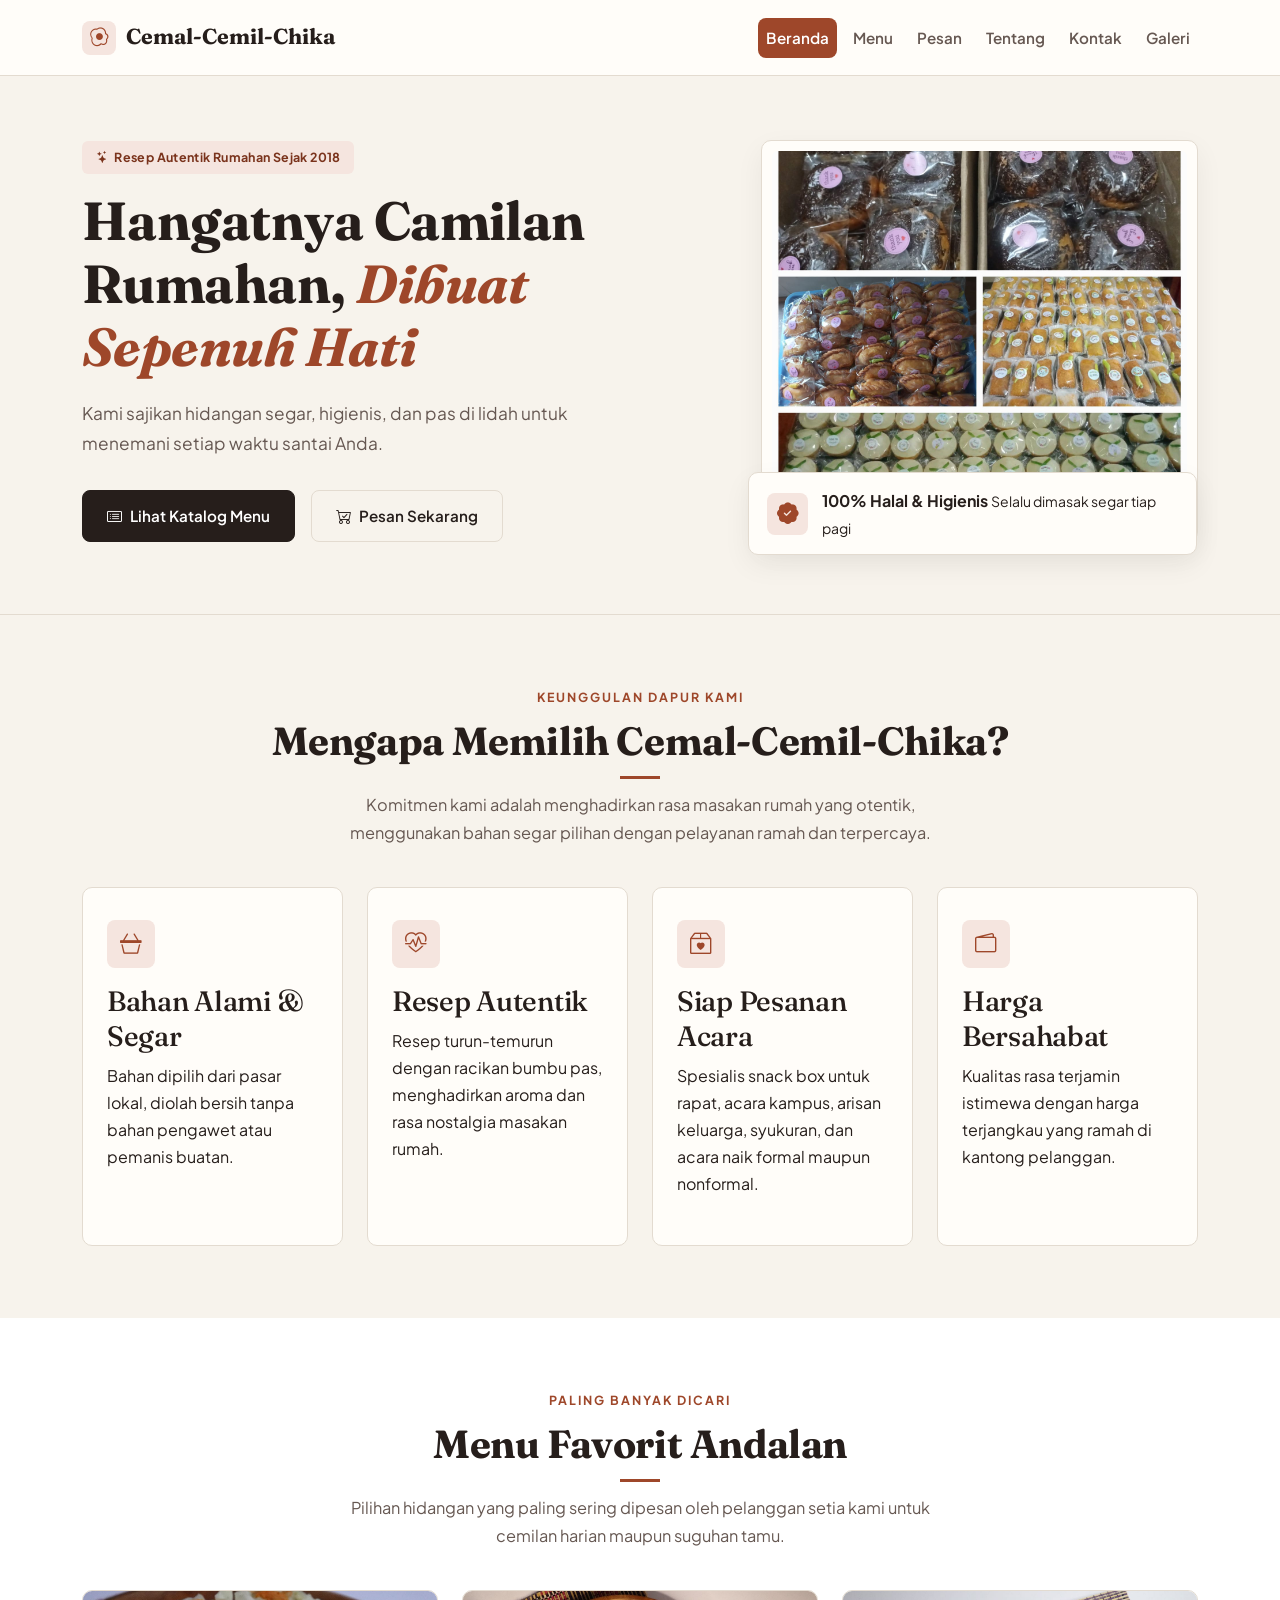
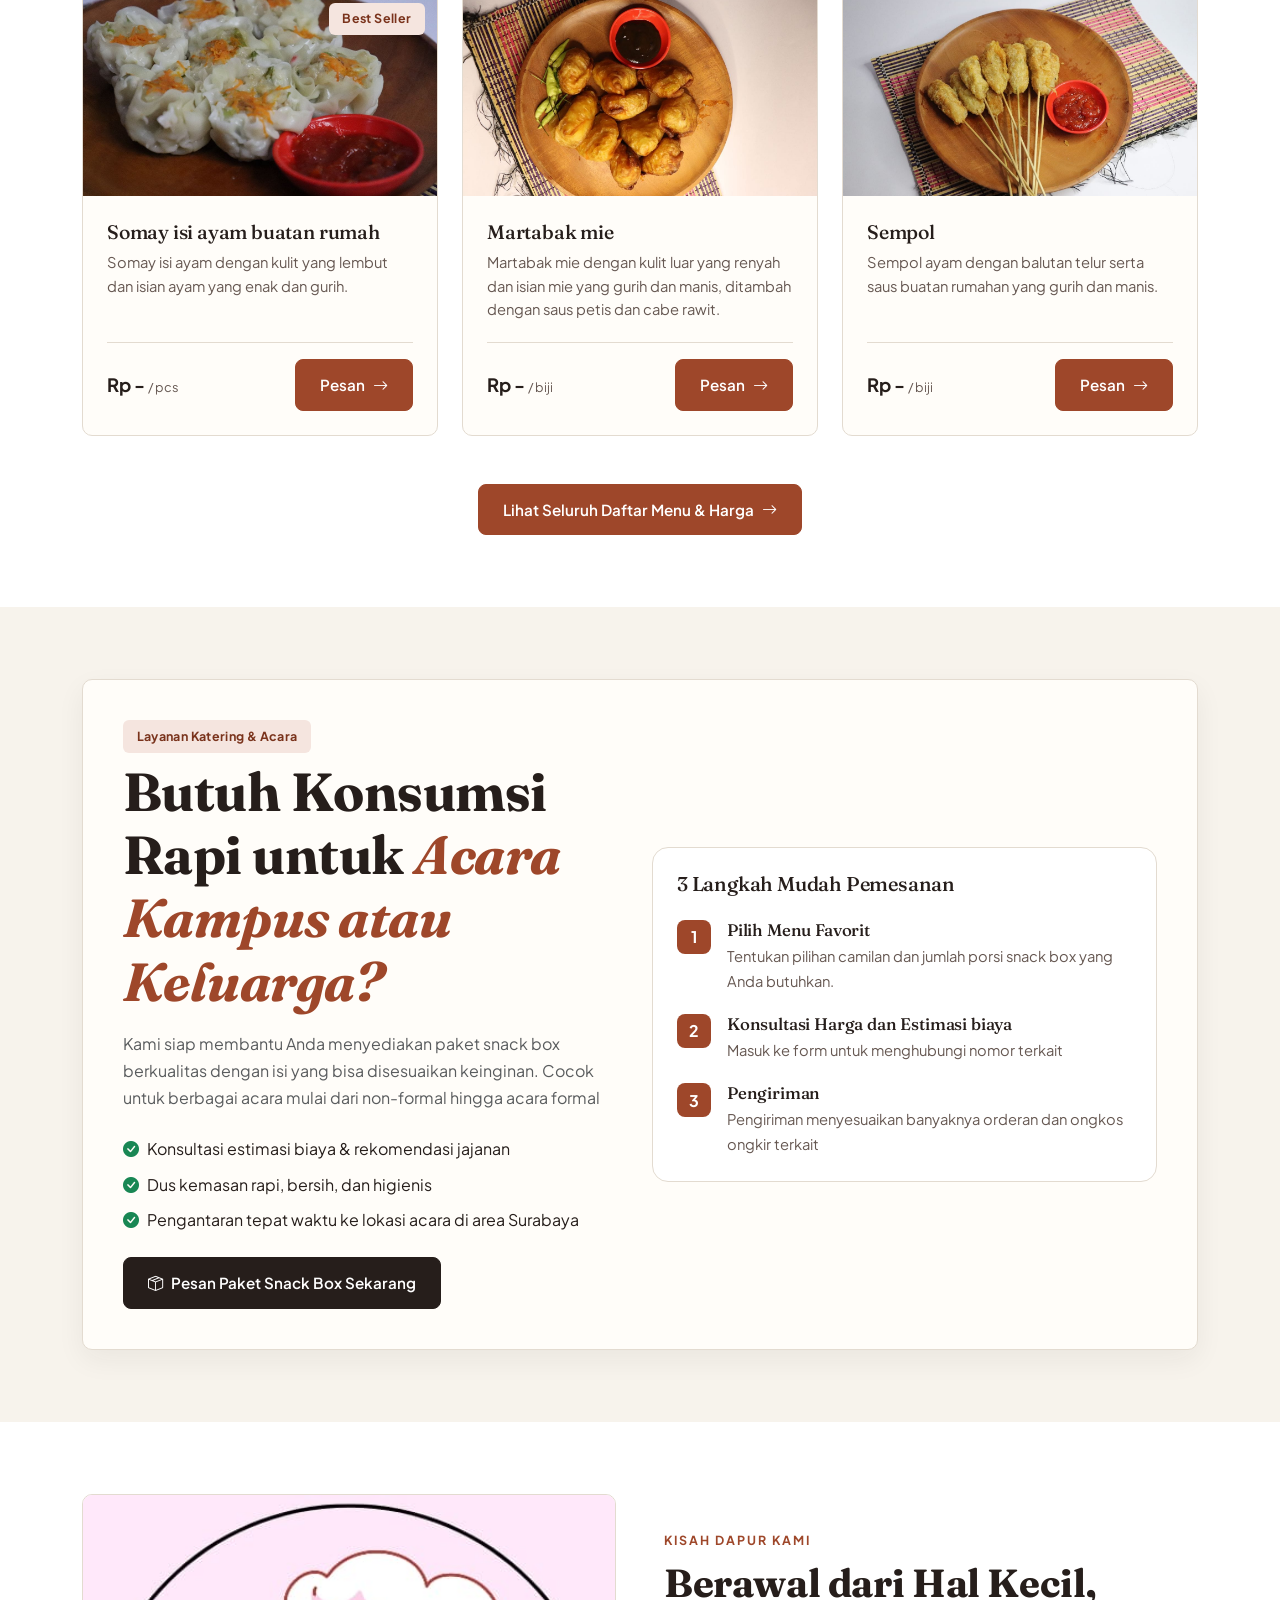
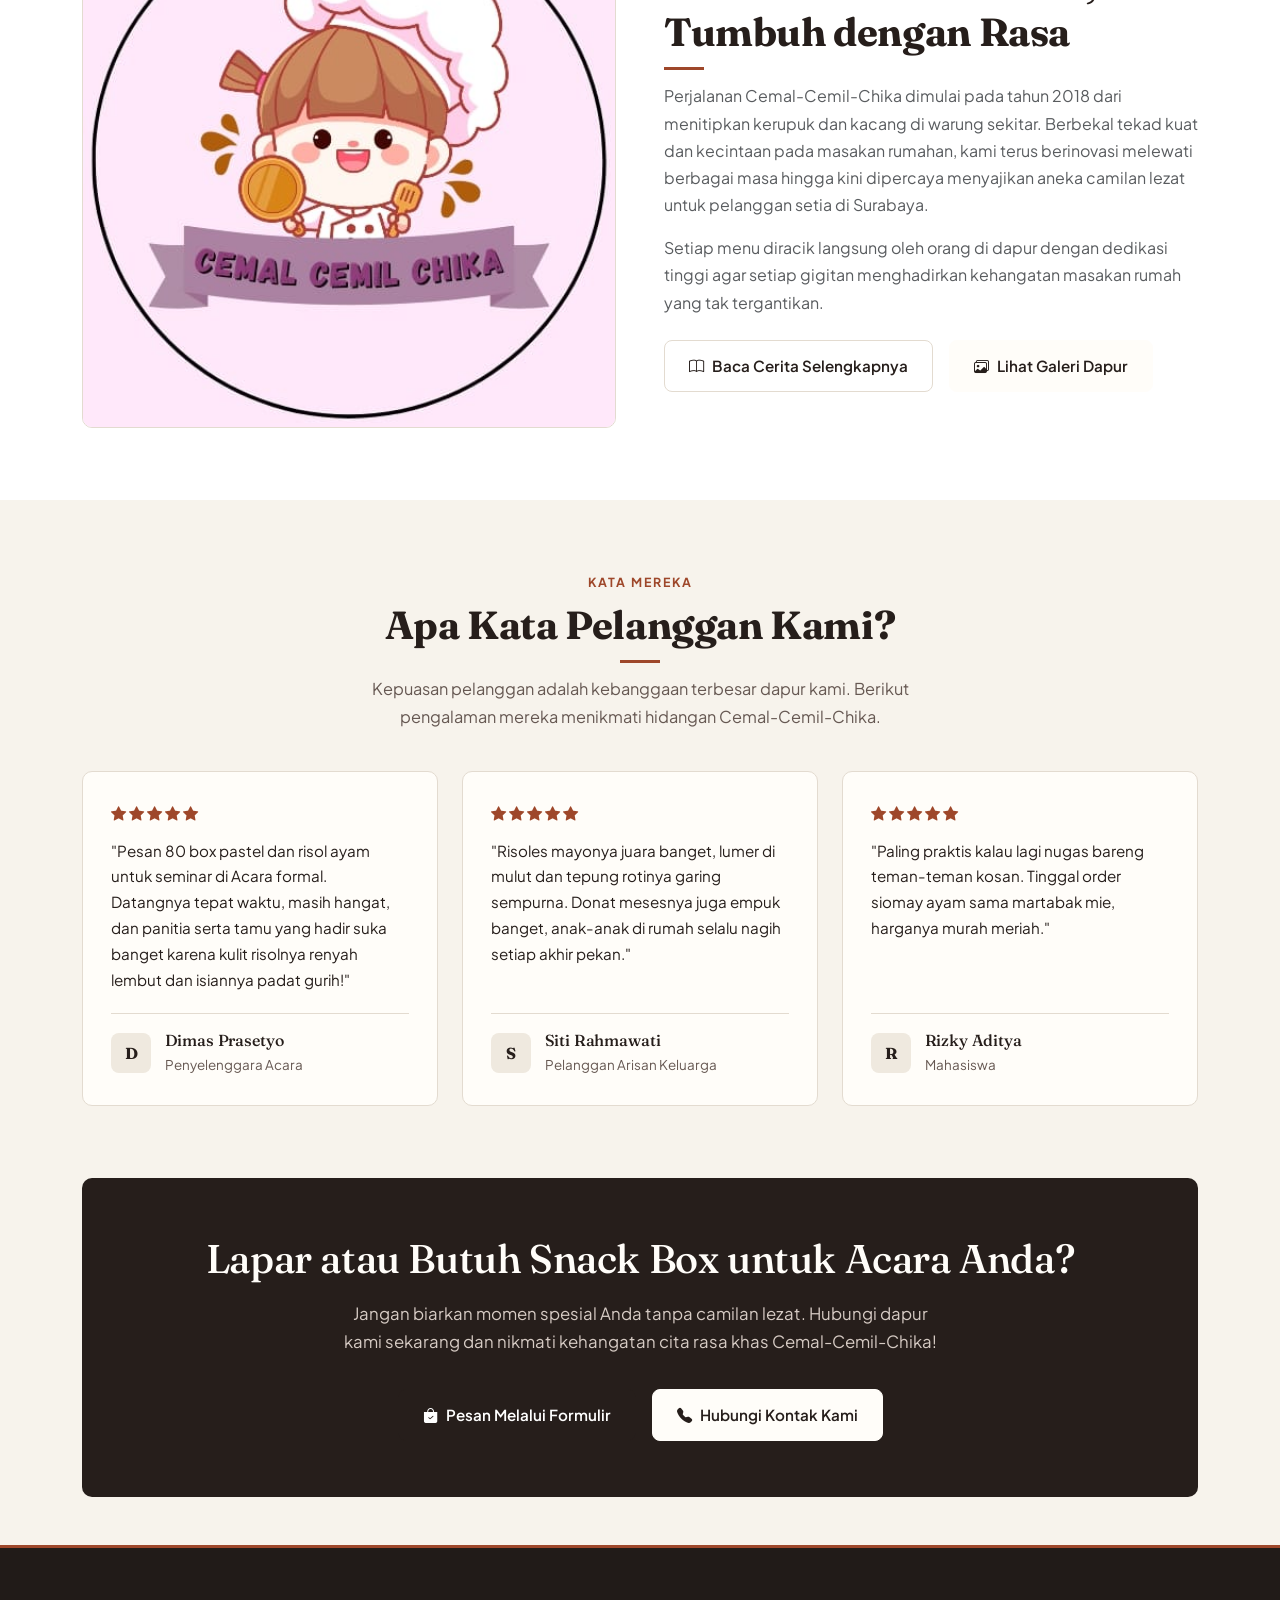
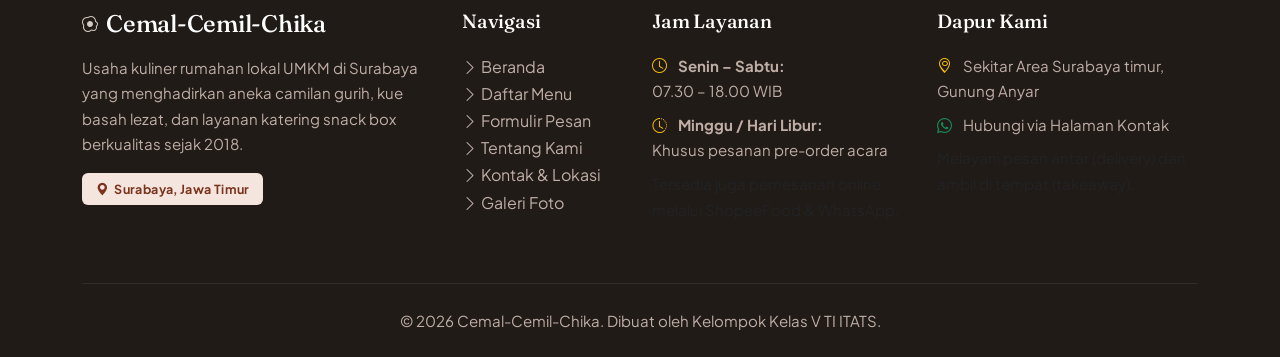
<file: index.html>
<!doctype html>
<html lang="id">

<head>
  <meta charset="UTF-8">
  <meta name="viewport" content="width=device-width, initial-scale=1.0">
  <meta name="color-scheme" content="light dark">
  <title>Beranda - Cemal-Cemil-Chika</title>

  <meta name="description"
    content="Selamat datang di Cemal-Cemil-Chika. Nikmati aneka camilan gurih, kue basah manis, dan hidangan katering rumahan lezat, higienis, dan ramah di kantong mahasiswa maupun keluarga di Surabaya." />

  <!-- Bootstrap 5.3 CDN -->
  <link href="https://cdn.jsdelivr.net/npm/bootstrap@5.3.3/dist/css/bootstrap.min.css" rel="stylesheet" />
  <!-- Bootstrap Icons CDN -->
  <link rel="stylesheet" href="https://cdn.jsdelivr.net/npm/bootstrap-icons@1.11.3/font/bootstrap-icons.min.css" />
  <!-- Custom Stylesheet -->
  <link rel="stylesheet" href="css/style.css" />
</head>

<body>
  <!-- Aksesibilitas: Tautan Lewati ke Konten Utama -->
  <a href="#konten-utama">Lewati ke konten utama</a>

  <!-- Header & Navigasi -->
  <header>
    <nav class="navbar navbar-expand-lg chika-navbar" aria-label="Navigasi utama">
      <div class="container">
        <a class="navbar-brand fw-bold" href="index.html">
          <span class="brand-icon"><i class="bi bi-egg-fried"></i></span>
          <span>Cemal-Cemil-Chika</span>
        </a>
        <button class="navbar-toggler" type="button" data-bs-toggle="collapse" data-bs-target="#menuUtama"
          aria-controls="menuUtama" aria-expanded="false" aria-label="Buka menu navigasi">
          <span class="navbar-toggler-icon"></span>
        </button>
        <div class="collapse navbar-collapse" id="menuUtama">
          <ul class="navbar-nav ms-auto gap-lg-2">
            <li class="nav-item">
              <a class="nav-link active" href="index.html" aria-current="page">Beranda</a>
            </li>
            <li class="nav-item">
              <a class="nav-link" href="menu.html">Menu</a>
            </li>
            <li class="nav-item">
              <a class="nav-link" href="pesan.html">Pesan</a>
            </li>
            <li class="nav-item">
              <a class="nav-link" href="about.html">Tentang</a>
            </li>
            <li class="nav-item">
              <a class="nav-link" href="contact.html">Kontak</a>
            </li>
            <li class="nav-item">
              <a class="nav-link" href="image.html">Galeri</a>
            </li>
          </ul>
        </div>
      </div>
    </nav>
  </header>

  <!-- Konten Utama -->
  <main id="konten-utama">
    <!-- 1. Hero Section -->
    <section class="hero-section" aria-labelledby="judul-hero">
      <div class="container">
        <div class="row align-items-center g-5">
          <div class="col-lg-7">
            <span class="badge-accent mb-3">
              <i class="bi bi-stars"></i> Resep Autentik Rumahan Sejak 2018
            </span>
            <h1 id="judul-hero" class="hero-title">
              Hangatnya Camilan Rumahan,
              <span class="text-highlight">Dibuat Sepenuh Hati</span>
            </h1>
            <p class="hero-lead">
              Kami sajikan
              hidangan segar, higienis, dan pas di lidah untuk menemani setiap
              waktu santai Anda.
            </p>
            <div class="d-flex flex-wrap gap-3 hero-cta-group">
              <a href="menu.html" class="btn-chika-accent">
                <i class="bi bi-card-list"></i> Lihat Katalog Menu
              </a>
              <a href="pesan.html" class="btn-chika-outline">
                <i class="bi bi-cart-check"></i> Pesan Sekarang
              </a>
            </div>
          </div>
          <div class="col-lg-5">
            <figure class="hero-image-card mb-0">
              <img src="img/dapur-cemal-cemil.jpg"
                alt="Dokumentasi aneka ragam kue basah dan camilan hangat buatan Cemal-Cemil-Chika siap kirim"
                width="800" height="533" loading="eager" />
              <figcaption class="visually-hidden">
                Koleksi kue pastel, donat cokelat meses, dan jajanan pasar
                siap antar Cemal-Cemil-Chika
              </figcaption>
              <div class="hero-floating-badge">
                <div class="badge-icon">
                  <i class="bi bi-patch-check-fill"></i>
                </div>
                <div>
                  <strong>100% Halal &amp; Higienis</strong>
                  <small>Selalu dimasak segar tiap pagi</small>
                </div>
              </div>
            </figure>
          </div>
        </div>
      </div>
    </section>

    <!-- 2. Keunggulan / Value Proposition -->
    <section class="section-padding" aria-labelledby="judul-keunggulan">
      <div class="container">
        <div class="text-center">
          <span class="section-tag">Keunggulan Dapur Kami</span>
          <h2 id="judul-keunggulan" class="section-title">
            Mengapa Memilih Cemal-Cemil-Chika?
          </h2>
          <p class="section-desc">
            Komitmen kami adalah menghadirkan rasa masakan rumah yang otentik,
            menggunakan bahan segar pilihan dengan pelayanan ramah dan
            terpercaya.
          </p>
        </div>

        <div class="row g-4">
          <div class="col-md-6 col-lg-3">
            <article class="feature-card">
              <div class="feature-icon-bubble">
                <i class="bi bi-basket3"></i>
              </div>
              <h3>Bahan Alami &amp; Segar</h3>
              <p>
                Bahan dipilih dari pasar lokal, diolah bersih tanpa
                bahan pengawet atau pemanis buatan.
              </p>
            </article>
          </div>

          <div class="col-md-6 col-lg-3">
            <article class="feature-card">
              <div class="feature-icon-bubble">
                <i class="bi bi-heart-pulse"></i>
              </div>
              <h3>Resep Autentik </h3>
              <p>
                Resep turun-temurun dengan racikan bumbu pas, menghadirkan
                aroma dan rasa nostalgia masakan rumah.
              </p>
            </article>
          </div>

          <div class="col-md-6 col-lg-3">
            <article class="feature-card">
              <div class="feature-icon-bubble">
                <i class="bi bi-box2-heart"></i>
              </div>
              <h3>Siap Pesanan Acara</h3>
              <p>
                Spesialis snack box untuk rapat, acara kampus, arisan
                keluarga, syukuran, dan acara naik formal maupun nonformal.
              </p>
            </article>
          </div>

          <div class="col-md-6 col-lg-3">
            <article class="feature-card">
              <div class="feature-icon-bubble">
                <i class="bi bi-wallet2"></i>
              </div>
              <h3>Harga Bersahabat</h3>
              <p>
                Kualitas rasa terjamin istimewa dengan harga terjangkau yang
                ramah di kantong pelanggan.
              </p>
            </article>
          </div>
        </div>
      </div>
    </section>

    <!-- 3. Menu Favorit Pilihan Pelanggan -->
    <section class="section-padding bg-white" aria-labelledby="judul-menu-favorit">
      <div class="container">
        <div class="text-center">
          <span class="section-tag">Paling Banyak Dicari</span>
          <h2 id="judul-menu-favorit" class="section-title">
            Menu Favorit Andalan
          </h2>
          <p class="section-desc">
            Pilihan hidangan yang paling sering dipesan oleh pelanggan setia
            kami untuk cemilan harian maupun suguhan tamu.
          </p>
        </div>

                <div class="row g-4">
          <!-- Item 1: Somay Ayam -->
          <div class="col-md-6 col-lg-4">
            <article class="menu-card">
              <div class="menu-card-visual">
                <img src="img/somay-ayam.jpeg" alt="Somay isi ayam buatan rumah" class="food-avatar" width="400" height="300" loading="lazy" />
                <span class="badge-accent card-tag">Best Seller</span>
              </div>
              <div class="menu-card-body">
                <h3 class="menu-card-title">
                  Somay isi ayam buatan rumah
                </h3>
                <p class="menu-card-desc">
                  Somay isi ayam dengan kulit yang lembut dan isian ayam yang enak dan gurih.
                </p>
                <div class="menu-card-footer">
                  <div class="menu-price">Rp - <span>/ pcs</span></div>
                  <a href="pesan.html" class="btn-chika-primary btn-card-order" aria-label="Pesan Somay Ayam">
                    Pesan <i class="bi bi-arrow-right"></i>
                  </a>
                </div>
              </div>
            </article>
          </div>

          <!-- Item 2: Martabak Mie -->
          <div class="col-md-6 col-lg-4">
            <article class="menu-card">
              <div class="menu-card-visual">
                <img src="img/martabak.jpeg" alt="Martabak mie renyah gurih" class="food-avatar" width="400" height="300" loading="lazy" />
              </div>
              <div class="menu-card-body">
                <h3 class="menu-card-title">Martabak mie</h3>
                <p class="menu-card-desc">
                  Martabak mie dengan kulit luar yang renyah dan isian mie yang gurih dan manis, ditambah dengan saus petis dan cabe rawit.
                </p>
                <div class="menu-card-footer">
                  <div class="menu-price">Rp - <span>/ biji</span></div>
                  <a href="pesan.html" class="btn-chika-primary btn-card-order" aria-label="Pesan Martabak Mie">
                    Pesan <i class="bi bi-arrow-right"></i>
                  </a>
                </div>
              </div>
            </article>
          </div>

          <!-- Item 3: Sempol Ayam -->
          <div class="col-md-6 col-lg-4">
            <article class="menu-card">
              <div class="menu-card-visual">
                <img src="img/sempol.jpeg" alt="Sempol ayam balut telur" class="food-avatar" width="400" height="300" loading="lazy" />
              </div>
              <div class="menu-card-body">
                <h3 class="menu-card-title">Sempol</h3>
                <p class="menu-card-desc">
                  Sempol ayam dengan balutan telur serta saus buatan rumahan yang gurih dan manis.
                </p>
                <div class="menu-card-footer">
                  <div class="menu-price">Rp - <span>/ biji</span></div>
                  <a href="pesan.html" class="btn-chika-primary btn-card-order" aria-label="Pesan Sempol Ayam">
                    Pesan <i class="bi bi-arrow-right"></i>
                  </a>
                </div>
              </div>
            </article>
          </div>
        </div>

        <div class="text-center mt-5">
          <a href="menu.html" class="btn-chika-primary">
            Lihat Seluruh Daftar Menu &amp; Harga
            <i class="bi bi-arrow-right"></i>
          </a>
        </div>
      </div>
    </section>

    <!-- 4. Layanan Snack Box & Katering Acara -->
    <section class="section-padding" aria-labelledby="judul-layanan-acara">
      <div class="container">
        <div class="catering-banner">
          <div class="row align-items-center g-4">
            <div class="col-lg-6">
              <span class="badge-accent mb-2">Layanan Katering &amp; Acara</span>
              <h2 id="judul-layanan-acara" class="hero-title mb-3">
                Butuh Konsumsi Rapi untuk
                <span class="text-highlight">Acara Kampus atau Keluarga?</span>
              </h2>
              <p class="text-muted mb-4">
                Kami siap membantu Anda menyediakan paket snack box
                berkualitas dengan isi yang bisa disesuaikan keinginan. Cocok
                untuk berbagai acara mulai dari non-formal hingga
                acara formal
                </p>
              <ul class="list-unstyled d-flex flex-column gap-2 mb-4">
                <li class="d-flex align-items-center gap-2">
                  <i class="bi bi-check-circle-fill text-success"></i>
                  <span>Konsultasi estimasi biaya &amp; rekomendasi jajanan</span>
                </li>
                <li class="d-flex align-items-center gap-2">
                  <i class="bi bi-check-circle-fill text-success"></i>
                  <span>Dus kemasan rapi, bersih, dan higienis</span>
                </li>
                <li class="d-flex align-items-center gap-2">
                  <i class="bi bi-check-circle-fill text-success"></i>
                  <span>Pengantaran tepat waktu ke lokasi acara di area Surabaya</span>
                </li>
              </ul>
              <a href="pesan.html" class="btn-chika-accent">
                <i class="bi bi-box-seam"></i> Pesan Paket Snack Box Sekarang
              </a>
            </div>

            <div class="col-lg-6">
              <div class="bg-white p-4 rounded-4 border">
                <h3 class="h5 mb-4 text-primary-dark">
                  3 Langkah Mudah Pemesanan
                </h3>

                <div class="step-box">
                  <div class="step-num">1</div>
                  <div class="step-content">
                    <h4>Pilih Menu Favorit</h4>
                    <p>
                      Tentukan pilihan camilan dan jumlah porsi snack box yang
                      Anda butuhkan.
                    </p>
                  </div>
                </div>

                <div class="step-box">
                  <div class="step-num">2</div>
                  <div class="step-content">
                    <h4>Konsultasi Harga dan Estimasi biaya</h4>
                    <p>
                      Masuk ke form untuk menghubungi nomor terkait
                    </p>
                  </div>
                </div>

                <div class="step-box mb-0">
                  <div class="step-num">3</div>
                  <div class="step-content">
                    <h4>Pengiriman</h4>
                    <p>
                      Pengiriman menyesuaikan banyaknya orderan dan ongkos ongkir terkait
                    </p>
                  </div>
                </div>
              </div>
            </div>
          </div>
        </div>
      </div>
    </section>

    <!-- 5. Sekilas Tentang Kami (Teaser Kisah Dapur) -->
    <section class="section-padding bg-white" aria-labelledby="judul-tentang-kami">
      <div class="container">
        <div class="row align-items-center g-5">
          <div class="col-lg-6">
            <div class="story-img-container">
              <img src="img/Logo.jpeg"
                alt="Suasana penyiapan dan packing aneka kue camilan di dapur Cemal-Cemil-Chika" width="800"
                height="533" loading="lazy" />
            </div>
          </div>
          <div class="col-lg-6">
            <span class="section-tag">Kisah Dapur Kami</span>
            <h2 id="judul-tentang-kami" class="section-title">
              Berawal dari Hal Kecil, Tumbuh dengan Rasa
            </h2>
            <p class="text-muted mb-3">
              Perjalanan Cemal-Cemil-Chika dimulai pada tahun 2018 dari
              menitipkan kerupuk dan kacang di warung sekitar. Berbekal tekad
              kuat dan kecintaan pada masakan rumahan, kami terus berinovasi
              melewati berbagai masa hingga kini dipercaya menyajikan aneka
              camilan lezat untuk pelanggan setia di Surabaya.
            </p>
            <p class="text-muted mb-4">
              Setiap menu diracik langsung oleh orang di dapur dengan dedikasi tinggi
              agar setiap gigitan menghadirkan kehangatan masakan rumah yang
              tak tergantikan.
            </p>
            <div class="d-flex gap-3">
              <a href="about.html" class="btn-chika-outline">
                <i class="bi bi-book"></i> Baca Cerita Selengkapnya
              </a>
              <a href="image.html" class="btn-chika-light">
                <i class="bi bi-images"></i> Lihat Galeri Dapur
              </a>
            </div>
          </div>
        </div>
      </div>
    </section>

    <!-- 6. Testimoni Pelanggan -->
    <section class="section-padding" aria-labelledby="judul-testimoni">
      <div class="container">
        <div class="text-center">
          <span class="section-tag">Kata Mereka</span>
          <h2 id="judul-testimoni" class="section-title">
            Apa Kata Pelanggan Kami?
          </h2>
          <p class="section-desc">
            Kepuasan pelanggan adalah kebanggaan terbesar dapur kami. Berikut
            pengalaman mereka menikmati hidangan Cemal-Cemil-Chika.
          </p>
        </div>

        <div class="row g-4">
          <div class="col-md-6 col-lg-4">
            <article class="testimonial-card">
              <div>
                <div class="testimonial-stars" aria-label="Rating 5 dari 5 bintang">
                  <i class="bi bi-star-fill"></i>
                  <i class="bi bi-star-fill"></i>
                  <i class="bi bi-star-fill"></i>
                  <i class="bi bi-star-fill"></i>
                  <i class="bi bi-star-fill"></i>
                </div>
                <p class="testimonial-text">
                  "Pesan 80 box pastel dan risol ayam untuk seminar di
                  Acara formal. Datangnya tepat waktu, masih hangat, dan panitia serta tamu
                  yang hadir
                  suka banget karena kulit risolnya renyah lembut dan isiannya padat
                  gurih!"
                </p>
              </div>
              <div class="testimonial-author">
                <div class="author-avatar">D</div>
                <div class="author-info">
                  <h4>Dimas Prasetyo</h4>
                  <span>Penyelenggara Acara</span>
                </div>
              </div>
            </article>
          </div>

          <div class="col-md-6 col-lg-4">
            <article class="testimonial-card">
              <div>
                <div class="testimonial-stars" aria-label="Rating 5 dari 5 bintang">
                  <i class="bi bi-star-fill"></i>
                  <i class="bi bi-star-fill"></i>
                  <i class="bi bi-star-fill"></i>
                  <i class="bi bi-star-fill"></i>
                  <i class="bi bi-star-fill"></i>
                </div>
                <p class="testimonial-text">
                  "Risoles mayonya juara banget, lumer di mulut dan tepung
                  rotinya garing sempurna. Donat mesesnya juga empuk banget,
                  anak-anak di rumah selalu nagih setiap akhir pekan."
                </p>
              </div>
              <div class="testimonial-author">
                <div class="author-avatar">S</div>
                <div class="author-info">
                  <h4>Siti Rahmawati</h4>
                  <span>Pelanggan Arisan Keluarga</span>
                </div>
              </div>
            </article>
          </div>

          <div class="col-md-6 col-lg-4">
            <article class="testimonial-card">
              <div>
                <div class="testimonial-stars" aria-label="Rating 5 dari 5 bintang">
                  <i class="bi bi-star-fill"></i>
                  <i class="bi bi-star-fill"></i>
                  <i class="bi bi-star-fill"></i>
                  <i class="bi bi-star-fill"></i>
                  <i class="bi bi-star-fill"></i>
                </div>
                <p class="testimonial-text">
                  "Paling praktis kalau lagi nugas bareng teman-teman kosan.
                  Tinggal order siomay ayam sama martabak mie, harganya murah
                  meriah."
                </p>
              </div>
              <div class="testimonial-author">
                <div class="author-avatar">R</div>
                <div class="author-info">
                  <h4>Rizky Aditya</h4>
                  <span>Mahasiswa</span>
                </div>
              </div>
            </article>
          </div>
        </div>
      </div>
    </section>

    <!-- 7. Call To Action (CTA) Section -->
    <section class="container pb-5" aria-labelledby="judul-cta">
      <div class="cta-box">
        <h2 id="judul-cta">Lapar atau Butuh Snack Box untuk Acara Anda?</h2>
        <p>
          Jangan biarkan momen spesial Anda tanpa camilan lezat. Hubungi dapur
          kami sekarang dan nikmati kehangatan cita rasa khas
          Cemal-Cemil-Chika!
        </p>
        <div class="d-flex flex-wrap justify-content-center gap-3">
          <a href="pesan.html" class="btn-chika-accent">
            <i class="bi bi-bag-check-fill"></i> Pesan Melalui Formulir
          </a>
          <a href="contact.html" class="btn-chika-light">
            <i class="bi bi-telephone-fill"></i> Hubungi Kontak Kami
          </a>
        </div>
      </div>
    </section>
  </main>

  <!-- Footer -->
  <footer class="chika-footer">
    <div class="container">
      <div class="row g-4 justify-content-between">
        <!-- Kolom 1: Profil Usaha -->
        <div class="col-lg-4 col-md-6">
          <div class="d-flex align-items-center gap-2 mb-3">
            <span class="brand-icon"><i class="bi bi-egg-fried"></i></span>
            <span class="h4 mb-0 text-white font-fredoka">Cemal-Cemil-Chika</span>
          </div>
          <p>
            Usaha kuliner rumahan lokal UMKM di Surabaya yang menghadirkan
            aneka camilan gurih, kue basah lezat, dan layanan katering snack
            box berkualitas sejak 2018.
          </p>
          <div class="d-flex gap-2 mt-3">
            <span class="badge-accent"><i class="bi bi-geo-alt-fill"></i> Surabaya, Jawa Timur</span>
          </div>
        </div>

        <!-- Kolom 2: Navigasi Cepat -->
        <div class="col-lg-2 col-md-6">
          <h3>Navigasi</h3>
          <ul class="footer-links">
            <li>
              <a href="index.html"><i class="bi bi-chevron-right"></i> Beranda</a>
            </li>
            <li>
              <a href="menu.html"><i class="bi bi-chevron-right"></i> Daftar Menu</a>
            </li>
            <li>
              <a href="pesan.html"><i class="bi bi-chevron-right"></i> Formulir Pesan</a>
            </li>
            <li>
              <a href="about.html"><i class="bi bi-chevron-right"></i> Tentang Kami</a>
            </li>
            <li>
              <a href="contact.html"><i class="bi bi-chevron-right"></i> Kontak &amp; Lokasi</a>
            </li>
            <li>
              <a href="image.html"><i class="bi bi-chevron-right"></i> Galeri Foto</a>
            </li>
          </ul>
        </div>

        <!-- Kolom 3: Jam Layanan -->
        <div class="col-lg-3 col-md-6">
          <h3>Jam Layanan</h3>
          <p class="mb-2">
            <i class="bi bi-clock me-2 text-warning"></i>
            <strong>Senin – Sabtu:</strong><br />07.30 – 18.00 WIB
          </p>
          <p class="mb-2">
            <i class="bi bi-clock-history me-2 text-warning"></i>
            <strong>Minggu / Hari Libur:</strong><br />Khusus pesanan
            pre-order acara
          </p>
          <p class="small text-muted mt-2">
            Tersedia juga pemesanan online melalui ShopeeFood &amp; WhatsApp.
          </p>
        </div>

        <!-- Kolom 4: Info Kampus & Kontak -->
        <div class="col-lg-3 col-md-6">
          <h3>Dapur Kami</h3>
          <p class="mb-2">
            <i class="bi bi-geo-alt me-2 text-warning"></i> Sekitar Area
            Surabaya timur, Gunung Anyar
          </p>
          <p class="mb-2">
            <i class="bi bi-whatsapp me-2 text-success"></i> Hubungi via
            Halaman Kontak
          </p>
          <p class="small text-muted">
            Melayani pesan antar (delivery) dan ambil di tempat (takeaway).
          </p>
        </div>
      </div>

      <!-- Copyright Bottom Bar -->
      <div class="footer-bottom">
        <p class="mb-0">
          &copy; 2026 Cemal-Cemil-Chika. Dibuat oleh Kelompok Kelas V TI
          ITATS.
        </p>
      </div>
    </div>
  </footer>

  <!-- Bootstrap 5.3 Bundle JS -->
  <script src="https://cdn.jsdelivr.net/npm/bootstrap@5.3.3/dist/js/bootstrap.bundle.min.js"></script>
</body>

</html>
</file>
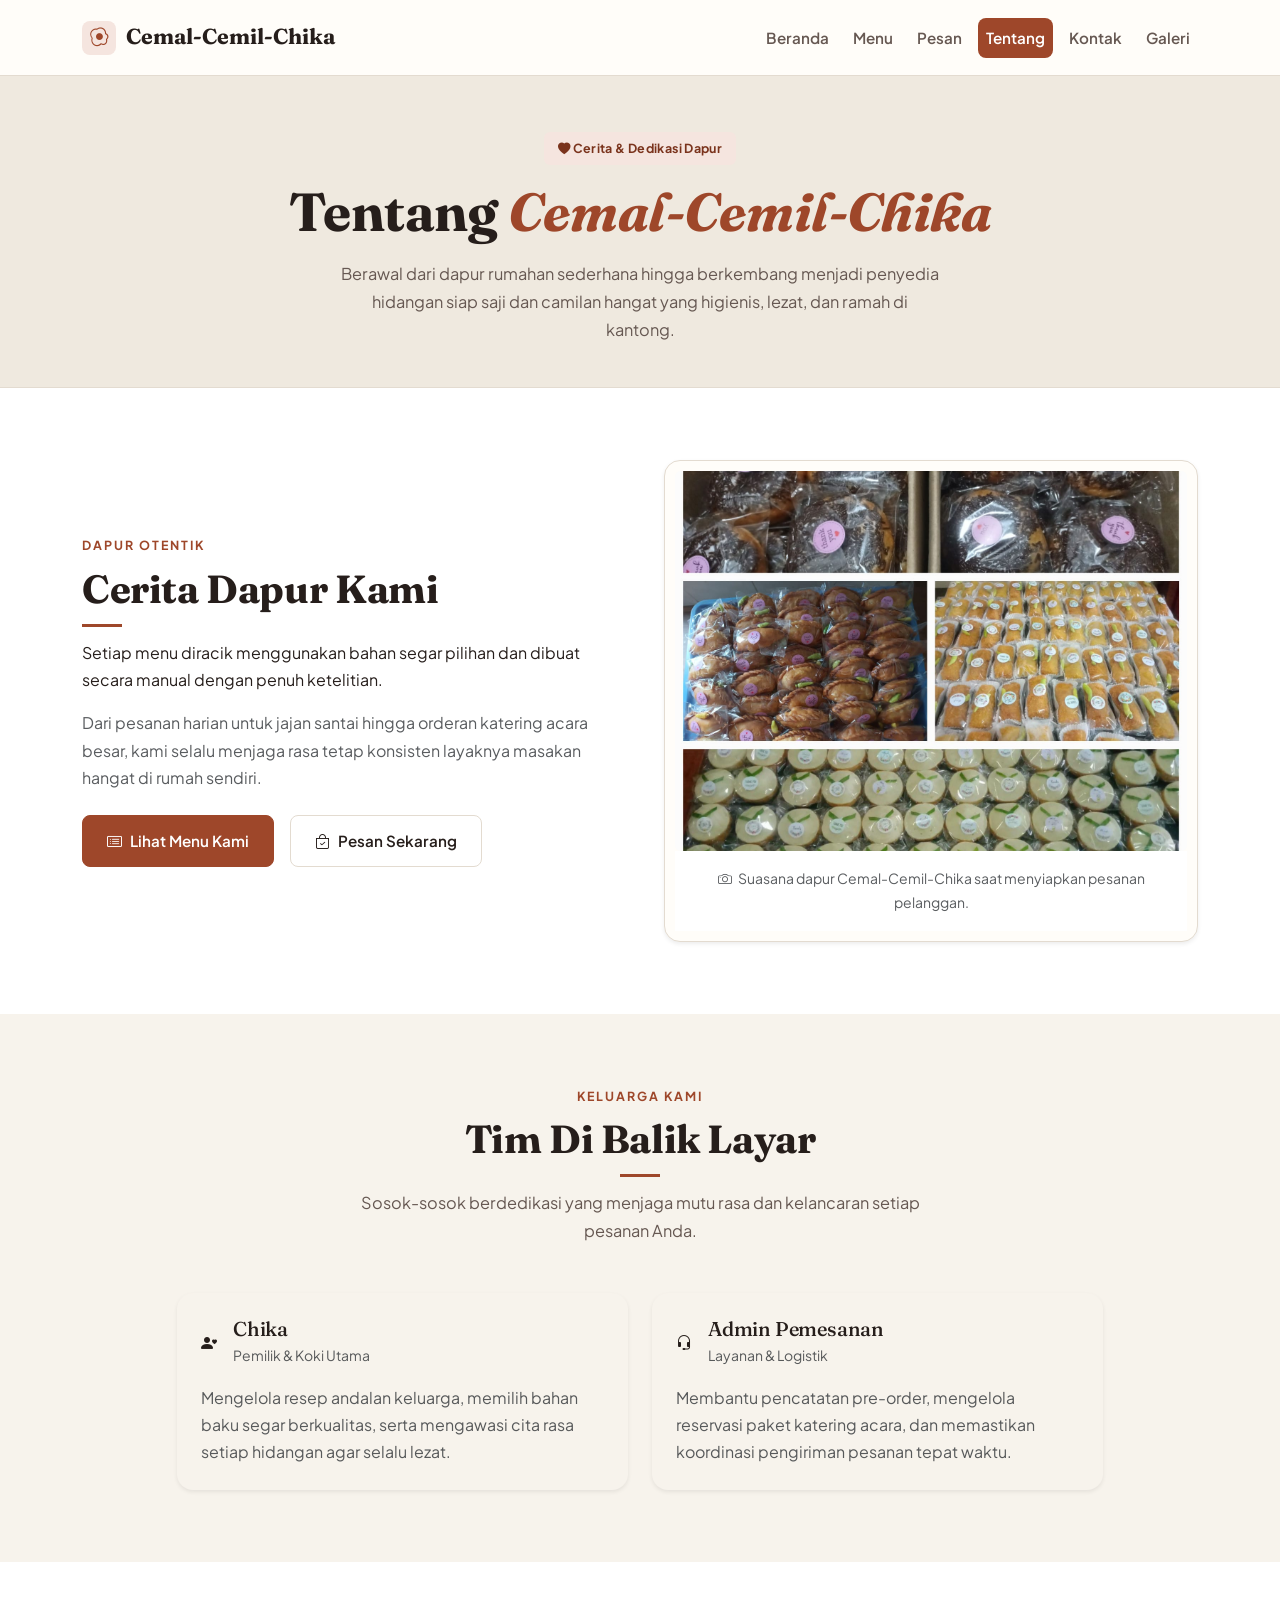
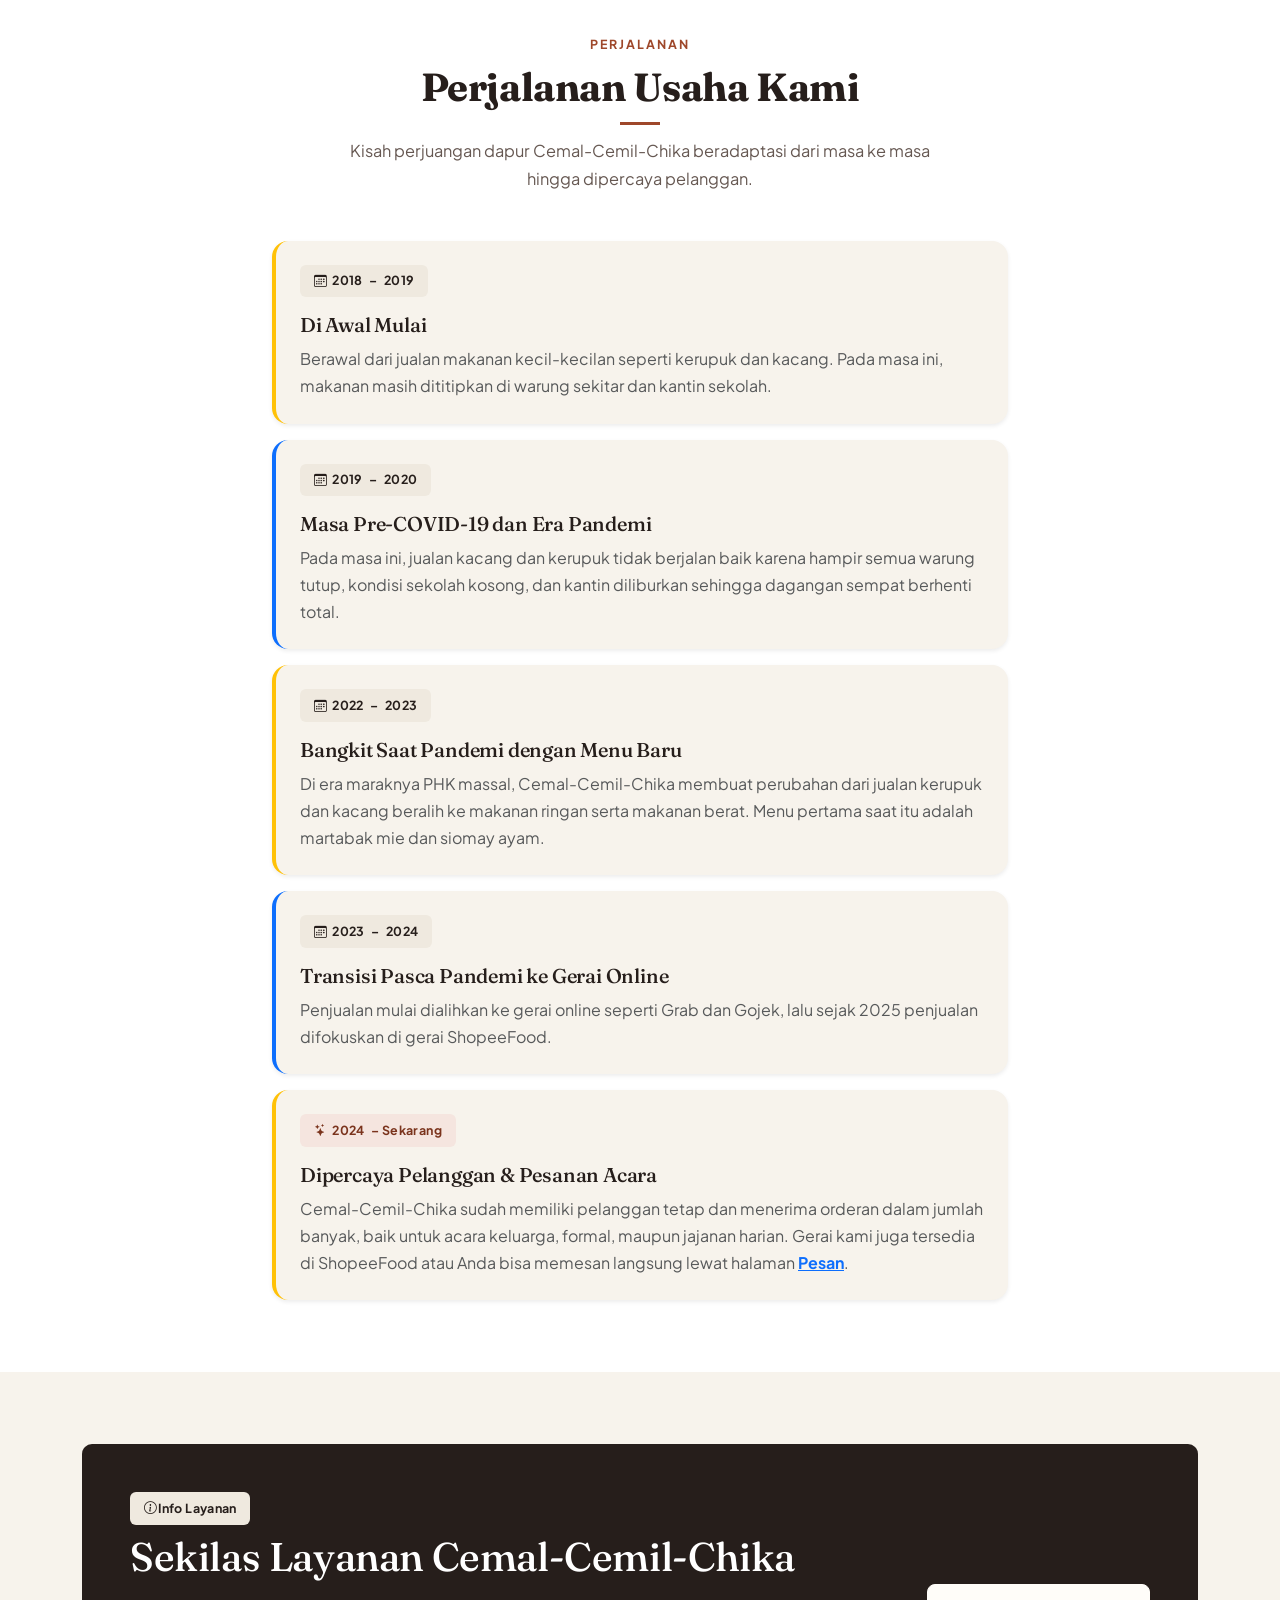
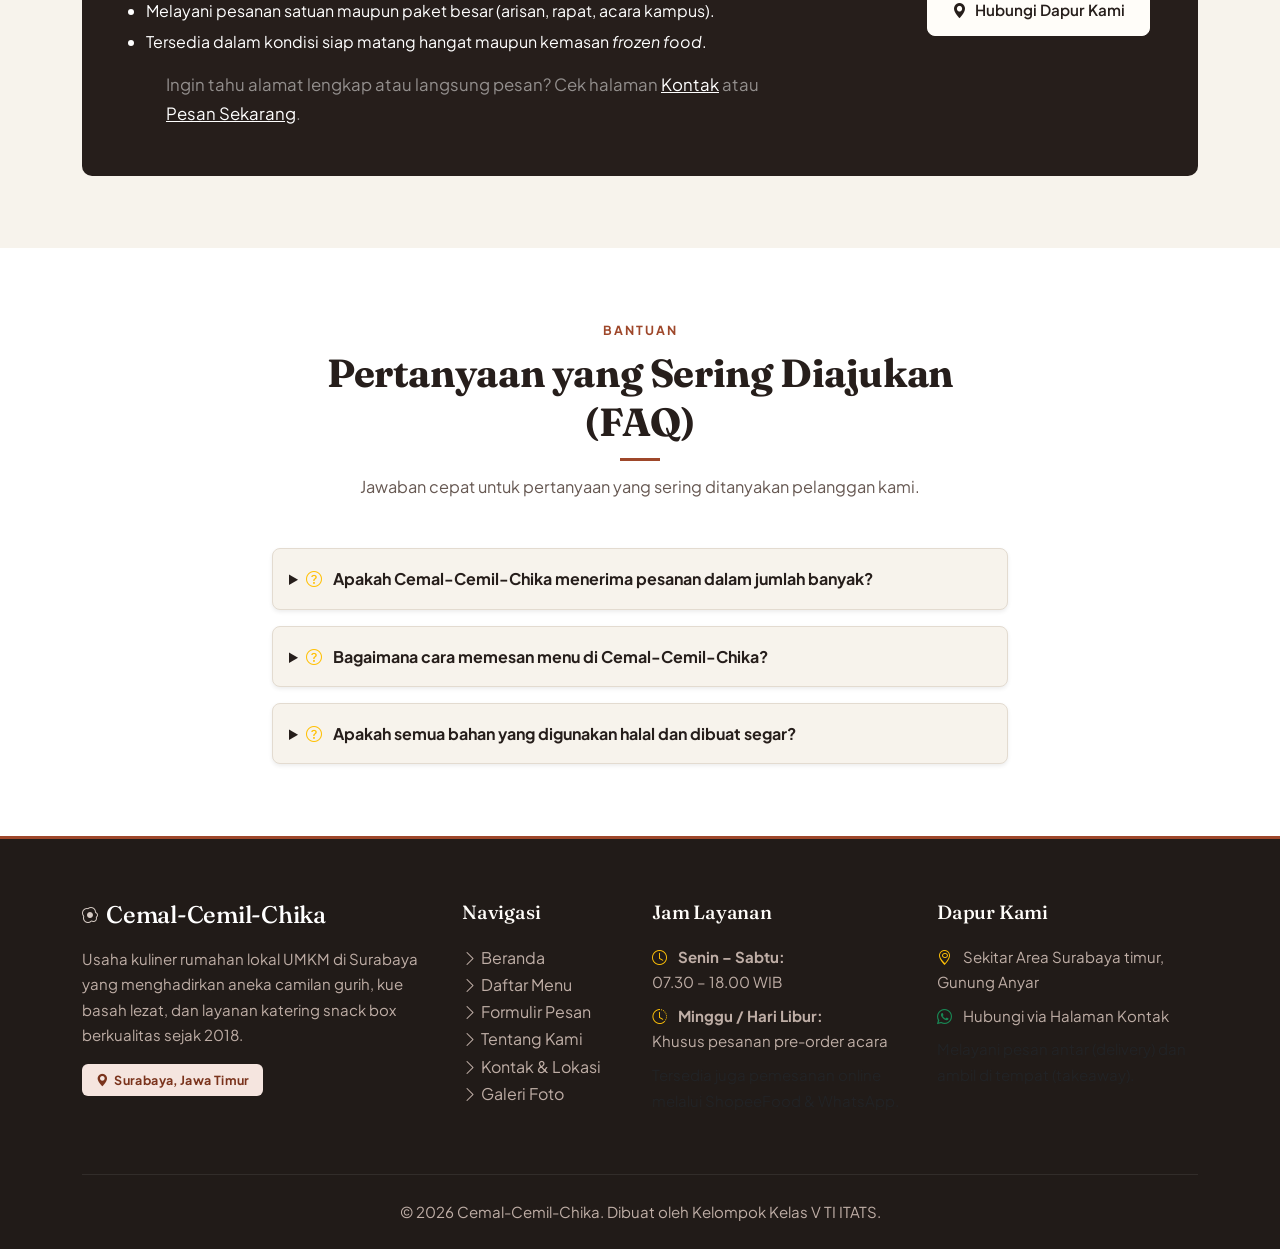
<file: about.html>
<!doctype html>
<html lang="id">

<head>
  <meta charset="UTF-8" />
  <meta name="viewport" content="width=device-width, initial-scale=1.0" />
  <meta name="color-scheme" content="light dark">

  <title>Tentang Kami — Cemal-Cemil-Chika</title>
  <meta name="description"
    content="Kenali cerita dapur, perjalanan usaha sejak 2018, tim, dan tanya jawab seputar layanan kuliner rumahan Cemal-Cemil-Chika." />

  <!-- Bootstrap 5.3 CDN -->
  <link href="https://cdn.jsdelivr.net/npm/bootstrap@5.3.3/dist/css/bootstrap.min.css" rel="stylesheet" />
  <!-- Bootstrap Icons CDN -->
  <link rel="stylesheet" href="https://cdn.jsdelivr.net/npm/bootstrap-icons@1.11.3/font/bootstrap-icons.min.css" />
  <!-- Custom Stylesheet -->
  <link rel="stylesheet" href="css/style.css" />
</head>

<body>
  <!-- Aksesibilitas: Tautan Lewati ke Konten Utama (B5) -->
  <a href="#konten-utama">Lewati ke konten utama</a>

  <!-- Header & Navigasi Bersama (A2, A4) -->
  <header>
    <nav class="navbar navbar-expand-lg chika-navbar" aria-label="Navigasi utama">
      <div class="container">
        <a class="navbar-brand fw-bold" href="index.html">
          <span class="brand-icon"><i class="bi bi-egg-fried"></i></span>
          <span>Cemal-Cemil-Chika</span>
        </a>
        <button class="navbar-toggler" type="button" data-bs-toggle="collapse" data-bs-target="#menuUtama"
          aria-controls="menuUtama" aria-expanded="false" aria-label="Buka menu navigasi">
          <span class="navbar-toggler-icon"></span>
        </button>
        <div class="collapse navbar-collapse" id="menuUtama">
          <ul class="navbar-nav ms-auto gap-lg-2">
            <li class="nav-item"><a class="nav-link" href="index.html">Beranda</a></li>
            <li class="nav-item"><a class="nav-link" href="menu.html">Menu</a></li>
            <li class="nav-item"><a class="nav-link" href="pesan.html">Pesan</a></li>
            <li class="nav-item"><a class="nav-link active" href="about.html" aria-current="page">Tentang</a></li>
            <li class="nav-item"><a class="nav-link" href="contact.html">Kontak</a></li>
            <li class="nav-item"><a class="nav-link" href="image.html">Galeri</a></li>
          </ul>
        </div>
      </div>
    </nav>
  </header>

  <!-- Konten Utama (A2) -->
  <main id="konten-utama">
    <!-- 1. Page Hero Banner (A3) -->
    <section class="page-hero text-center" aria-labelledby="judul-tentang">
      <div class="container">
        <span class="badge-accent mb-3 d-inline-block">
          <i class="bi bi-heart-fill"></i> Cerita &amp; Dedikasi Dapur
        </span>
        <h1 id="judul-tentang" class="hero-title mb-3">
          Tentang <span class="text-highlight">Cemal-Cemil-Chika</span>
        </h1>
        <p class="section-desc mb-0 mx-auto">
          Berawal dari dapur rumahan sederhana hingga berkembang menjadi penyedia hidangan siap saji dan camilan hangat yang higienis, lezat, dan ramah di kantong.
        </p>
      </div>
    </section>

    <!-- 2. Cerita Dapur Kami (A5, D4) -->
    <section class="section-padding bg-white" aria-labelledby="judul-profil">
      <div class="container">
        <div class="row align-items-center g-5">
          <div class="col-lg-6">
            <span class="section-tag">Dapur Otentik</span>
            <h2 id="judul-profil" class="section-title">Cerita Dapur Kami</h2>
            <p class="mb-3">
              Setiap menu diracik  menggunakan bahan segar pilihan dan dibuat secara manual dengan penuh ketelitian.
            </p>
            <p class="mb-4 text-muted">
              Dari pesanan harian untuk jajan santai hingga orderan katering acara besar, kami selalu menjaga rasa tetap konsisten layaknya masakan hangat di rumah sendiri.
            </p>
            <div class="d-flex flex-wrap gap-3">
              <a href="menu.html" class="btn-chika-primary">
                <i class="bi bi-card-list"></i> Lihat Menu Kami
              </a>
              <a href="pesan.html" class="btn-chika-outline">
                <i class="bi bi-bag-check"></i> Pesan Sekarang
              </a>
            </div>
          </div>
          <div class="col-lg-6">
            <figure class="hero-image-card mb-0 shadow-sm border rounded-4 overflow-hidden">
              <img src="img/dapur-cemal-cemil.jpg" alt="Proses penyiapan pesanan makanan rumahan di dapur Cemal-Cemil-Chika"
                width="800" height="533" loading="lazy" class="img-fluid" />
              <figcaption class="p-3 text-center small text-muted bg-white">
                <i class="bi bi-camera me-1"></i> Suasana dapur Cemal-Cemil-Chika saat menyiapkan pesanan pelanggan.
              </figcaption>
            </figure>
          </div>
        </div>
      </div>
    </section>

    <!-- 3. Tim Di Balik Layar (A2, P4) -->
    <section class="section-padding" aria-labelledby="judul-tim">
      <div class="container">
        <div class="text-center mb-5">
          <span class="section-tag">Keluarga Kami</span>
          <h2 id="judul-tim" class="section-title">Tim Di Balik Layar</h2>
          <p class="section-desc">Sosok-sosok berdedikasi yang menjaga mutu rasa dan kelancaran setiap pesanan Anda.</p>
        </div>

        <div class="row g-4 justify-content-center">
          <div class="col-md-6 col-lg-5">
            <article class="card h-100 border-0 shadow-sm rounded-4 p-4">
              <div class="d-flex align-items-center gap-3 mb-3">
                <div class="brand-icon">
                  <i class="bi bi-person-heart"></i>
                </div>
                <div>
                  <h3 class="h5 mb-0">Chika</h3>
                  <span class="small text-muted">Pemilik &amp; Koki Utama</span>
                </div>
              </div>
              <p class="mb-0 text-muted">
                Mengelola resep andalan keluarga, memilih bahan baku segar berkualitas, serta mengawasi cita rasa setiap hidangan agar selalu lezat.
              </p>
            </article>
          </div>

          <div class="col-md-6 col-lg-5">
            <article class="card h-100 border-0 shadow-sm rounded-4 p-4">
              <div class="d-flex align-items-center gap-3 mb-3">
                <div class="brand-icon">
                  <i class="bi bi-headset"></i>
                </div>
                <div>
                  <h3 class="h5 mb-0">Admin Pemesanan</h3>
                  <span class="small text-muted">Layanan &amp; Logistik</span>
                </div>
              </div>
              <p class="mb-0 text-muted">
                Membantu pencatatan pre-order, mengelola reservasi paket katering acara, dan memastikan koordinasi pengiriman pesanan tepat waktu.
              </p>
            </article>
          </div>
        </div>
      </div>
    </section>

    <!-- 4. Perjalanan Usaha (A2 Timeline) -->
    <section class="section-padding bg-white" aria-labelledby="judul-perjalanan">
      <div class="container">
        <div class="text-center mb-5">
          <span class="section-tag">Perjalanan</span>
          <h2 id="judul-perjalanan" class="section-title">Perjalanan Usaha Kami</h2>
          <p class="section-desc">Kisah perjuangan dapur Cemal-Cemil-Chika beradaptasi dari masa ke masa hingga dipercaya pelanggan.</p>
        </div>

        <div class="row justify-content-center">
          <div class="col-lg-8">
            <ol class="list-unstyled d-flex flex-column gap-3 mb-0">
              <!-- Era 1 -->
              <li>
                <article class="card border-0 shadow-sm rounded-4 p-4 border-start border-warning border-4">
                  <div class="mb-2">
                    <span class="badge-chika"><i class="bi bi-calendar3"></i> <time datetime="2018">2018</time> – <time datetime="2019">2019</time></span>
                  </div>
                  <h3 class="h5 mt-2 mb-2">Di Awal Mulai</h3>
                  <p class="mb-0 text-muted">
                    Berawal dari jualan makanan kecil-kecilan seperti kerupuk dan kacang. Pada masa ini, makanan masih dititipkan di warung sekitar dan kantin sekolah.
                  </p>
                </article>
              </li>

              <!-- Era 2 -->
              <li>
                <article class="card border-0 shadow-sm rounded-4 p-4 border-start border-primary border-4">
                  <div class="mb-2">
                    <span class="badge-chika"><i class="bi bi-calendar3"></i> <time datetime="2019">2019</time> – <time datetime="2020">2020</time></span>
                  </div>
                  <h3 class="h5 mt-2 mb-2">Masa Pre-COVID-19 dan Era Pandemi</h3>
                  <p class="mb-0 text-muted">
                    Pada masa ini, jualan kacang dan kerupuk tidak berjalan baik karena hampir semua warung tutup, kondisi sekolah kosong, dan kantin diliburkan sehingga dagangan sempat berhenti total.
                  </p>
                </article>
              </li>

              <!-- Era 3 -->
              <li>
                <article class="card border-0 shadow-sm rounded-4 p-4 border-start border-warning border-4">
                  <div class="mb-2">
                    <span class="badge-chika"><i class="bi bi-calendar3"></i> <time datetime="2022">2022</time> – <time datetime="2023">2023</time></span>
                  </div>
                  <h3 class="h5 mt-2 mb-2">Bangkit Saat Pandemi dengan Menu Baru</h3>
                  <p class="mb-0 text-muted">
                    Di era maraknya PHK massal, Cemal-Cemil-Chika membuat perubahan dari jualan kerupuk dan kacang beralih ke makanan ringan serta makanan berat. Menu pertama saat itu adalah martabak mie dan siomay ayam.
                  </p>
                </article>
              </li>

              <!-- Era 4 -->
              <li>
                <article class="card border-0 shadow-sm rounded-4 p-4 border-start border-primary border-4">
                  <div class="mb-2">
                    <span class="badge-chika"><i class="bi bi-calendar3"></i> <time datetime="2023">2023</time> – <time datetime="2024">2024</time></span>
                  </div>
                  <h3 class="h5 mt-2 mb-2">Transisi Pasca Pandemi ke Gerai Online</h3>
                  <p class="mb-0 text-muted">
                    Penjualan mulai dialihkan ke gerai online seperti Grab dan Gojek, lalu sejak 2025 penjualan difokuskan di gerai ShopeeFood.
                  </p>
                </article>
              </li>

              <!-- Era 5 -->
              <li>
                <article class="card border-0 shadow-sm rounded-4 p-4 border-start border-warning border-4">
                  <div class="mb-2">
                    <span class="badge-accent"><i class="bi bi-stars"></i> <time datetime="2024">2024</time> – Sekarang</span>
                  </div>
                  <h3 class="h5 mt-2 mb-2">Dipercaya Pelanggan &amp; Pesanan Acara</h3>
                  <p class="mb-0 text-muted">
                    Cemal-Cemil-Chika sudah memiliki pelanggan tetap dan menerima orderan dalam jumlah banyak, baik untuk acara keluarga, formal, maupun jajanan harian. Gerai kami juga tersedia di ShopeeFood atau Anda bisa memesan langsung lewat halaman <a href="pesan.html" class="fw-bold">Pesan</a>.
                  </p>
                </article>
              </li>
            </ol>
          </div>
        </div>
      </div>
    </section>

    <!-- 5. Sekilas Layanan (Aside Box A2) -->
    <section class="section-padding">
      <div class="container">
        <aside class="cta-box text-start p-4 p-md-5" aria-labelledby="judul-ringkasan">
          <div class="row align-items-center g-4">
            <div class="col-lg-8">
              <span class="badge-chika mb-2 d-inline-block"><i class="bi bi-info-circle"></i> Info Layanan</span>
              <h2 id="judul-ringkasan" class="h3 text-white mb-3">Sekilas Layanan Cemal-Cemil-Chika</h2>
              <ul class="text-white-50 mb-3 ps-3">
                <li class="mb-1 text-white">Melayani pesanan satuan maupun paket besar (arisan, rapat, acara kampus).</li>
                <li class="text-white">Tersedia dalam kondisi siap matang hangat maupun kemasan <em>frozen food</em>.</li>
              </ul>
              <p class="text-white-50 mb-0 small">
                Ingin tahu alamat lengkap atau langsung pesan? Cek halaman <a href="contact.html" class="text-white text-decoration-underline">Kontak</a> atau <a href="pesan.html" class="text-white text-decoration-underline">Pesan Sekarang</a>.
              </p>
            </div>
            <div class="col-lg-4 text-lg-end">
              <a href="contact.html" class="btn-chika-light">
                <i class="bi bi-geo-alt-fill"></i> Hubungi Dapur Kami
              </a>
            </div>
          </div>
        </aside>
      </div>
    </section>

    <!-- 6. FAQ Interaktif (P4, Aksesibilitas Native) -->
    <section class="section-padding bg-white" aria-labelledby="judul-faq">
      <div class="container">
        <div class="row justify-content-center">
          <div class="col-lg-8">
            <div class="text-center mb-5">
              <span class="section-tag">Bantuan</span>
              <h2 id="judul-faq" class="section-title">Pertanyaan yang Sering Diajukan (FAQ)</h2>
              <p class="section-desc">Jawaban cepat untuk pertanyaan yang sering ditanyakan pelanggan kami.</p>
            </div>

            <div class="d-flex flex-column gap-3">
              <details class="card border p-3 rounded-3 shadow-sm">
                <summary class="fw-bold user-select-none">
                  <i class="bi bi-question-circle me-2 text-warning"></i> Apakah Cemal-Cemil-Chika menerima pesanan dalam jumlah banyak?
                </summary>
                <p class="mt-3 mb-0 text-muted ps-4">
                  Ya, kami melayani pesanan dalam jumlah besar untuk acara kampus, arisan, maupun rapat keluarga. Sebaiknya pesan minimal 1 minggu sebelumnya agar persiapan maksimal.
                </p>
              </details>

              <details class="card border p-3 rounded-3 shadow-sm">
                <summary class="fw-bold user-select-none">
                  <i class="bi bi-question-circle me-2 text-warning"></i> Bagaimana cara memesan menu di Cemal-Cemil-Chika?
                </summary>
                <p class="mt-3 mb-0 text-muted ps-4">
                  Kamu bisa langsung mengisi formulir di halaman <a href="pesan.html" class="fw-bold text-decoration-none">Pesan</a> atau menghubungi kontak yang tertera di halaman <a href="contact.html" class="fw-bold text-decoration-none">Kontak</a>.
                </p>
              </details>

              <details class="card border p-3 rounded-3 shadow-sm">
                <summary class="fw-bold user-select-none">
                  <i class="bi bi-question-circle me-2 text-warning"></i> Apakah semua bahan yang digunakan halal dan dibuat segar?
                </summary>
                <p class="mt-3 mb-0 text-muted ps-4">
                  InsyaAllah seluruh bahan terjamin 100% halal dan dimasak segar sesuai pesanan setiap hari.
                </p>
              </details>
            </div>
          </div>
        </div>
      </div>
    </section>
  </main>

  <!-- Footer Seragam (A2) -->
  <footer class="chika-footer">
    <div class="container">
      <div class="row g-4 justify-content-between">
        <!-- Kolom 1: Profil Usaha -->
        <div class="col-lg-4 col-md-6">
          <div class="d-flex align-items-center gap-2 mb-3">
            <span class="brand-icon"><i class="bi bi-egg-fried"></i></span>
            <span class="h4 mb-0 text-white font-fredoka">Cemal-Cemil-Chika</span>
          </div>
          <p>
            Usaha kuliner rumahan lokal UMKM di Surabaya yang menghadirkan aneka camilan gurih, kue basah lezat, dan layanan katering snack box berkualitas sejak 2018.
          </p>
          <div class="d-flex gap-2 mt-3">
            <span class="badge-accent"><i class="bi bi-geo-alt-fill"></i> Surabaya, Jawa Timur</span>
          </div>
        </div>

        <!-- Kolom 2: Navigasi Cepat -->
        <div class="col-lg-2 col-md-6">
          <h3>Navigasi</h3>
          <ul class="footer-links">
            <li><a href="index.html"><i class="bi bi-chevron-right"></i> Beranda</a></li>
            <li><a href="menu.html"><i class="bi bi-chevron-right"></i> Daftar Menu</a></li>
            <li><a href="pesan.html"><i class="bi bi-chevron-right"></i> Formulir Pesan</a></li>
            <li><a href="about.html"><i class="bi bi-chevron-right"></i> Tentang Kami</a></li>
            <li><a href="contact.html"><i class="bi bi-chevron-right"></i> Kontak &amp; Lokasi</a></li>
            <li><a href="image.html"><i class="bi bi-chevron-right"></i> Galeri Foto</a></li>
          </ul>
        </div>

        <!-- Kolom 3: Jam Layanan -->
        <div class="col-lg-3 col-md-6">
          <h3>Jam Layanan</h3>
          <p class="mb-2">
            <i class="bi bi-clock me-2 text-warning"></i>
            <strong>Senin – Sabtu:</strong><br />07.30 – 18.00 WIB
          </p>
          <p class="mb-2">
            <i class="bi bi-clock-history me-2 text-warning"></i>
            <strong>Minggu / Hari Libur:</strong><br />Khusus pesanan pre-order acara
          </p>
          <p class="small text-muted mt-2">
            Tersedia juga pemesanan online melalui ShopeeFood &amp; WhatsApp.
          </p>
        </div>

        <!-- Kolom 4: Info Kampus & Kontak -->
        <div class="col-lg-3 col-md-6">
          <h3>Dapur Kami</h3>
          <p class="mb-2">
            <i class="bi bi-geo-alt me-2 text-warning"></i> Sekitar Area Surabaya timur, Gunung Anyar
          </p>
          <p class="mb-2">
            <i class="bi bi-whatsapp me-2 text-success"></i> Hubungi via Halaman Kontak
          </p>
          <p class="small text-muted">
            Melayani pesan antar (delivery) dan ambil di tempat (takeaway).
          </p>
        </div>
      </div>

      <!-- Copyright Bottom Bar -->
      <div class="footer-bottom">
        <p class="mb-0">
          &copy; 2026 Cemal-Cemil-Chika. Dibuat oleh Kelompok Kelas V TI ITATS.
        </p>
      </div>
    </div>
  </footer>

  <!-- Bootstrap 5.3 Bundle JS -->
  <script src="https://cdn.jsdelivr.net/npm/bootstrap@5.3.3/dist/js/bootstrap.bundle.min.js"></script>
</body>

</html>
</file>
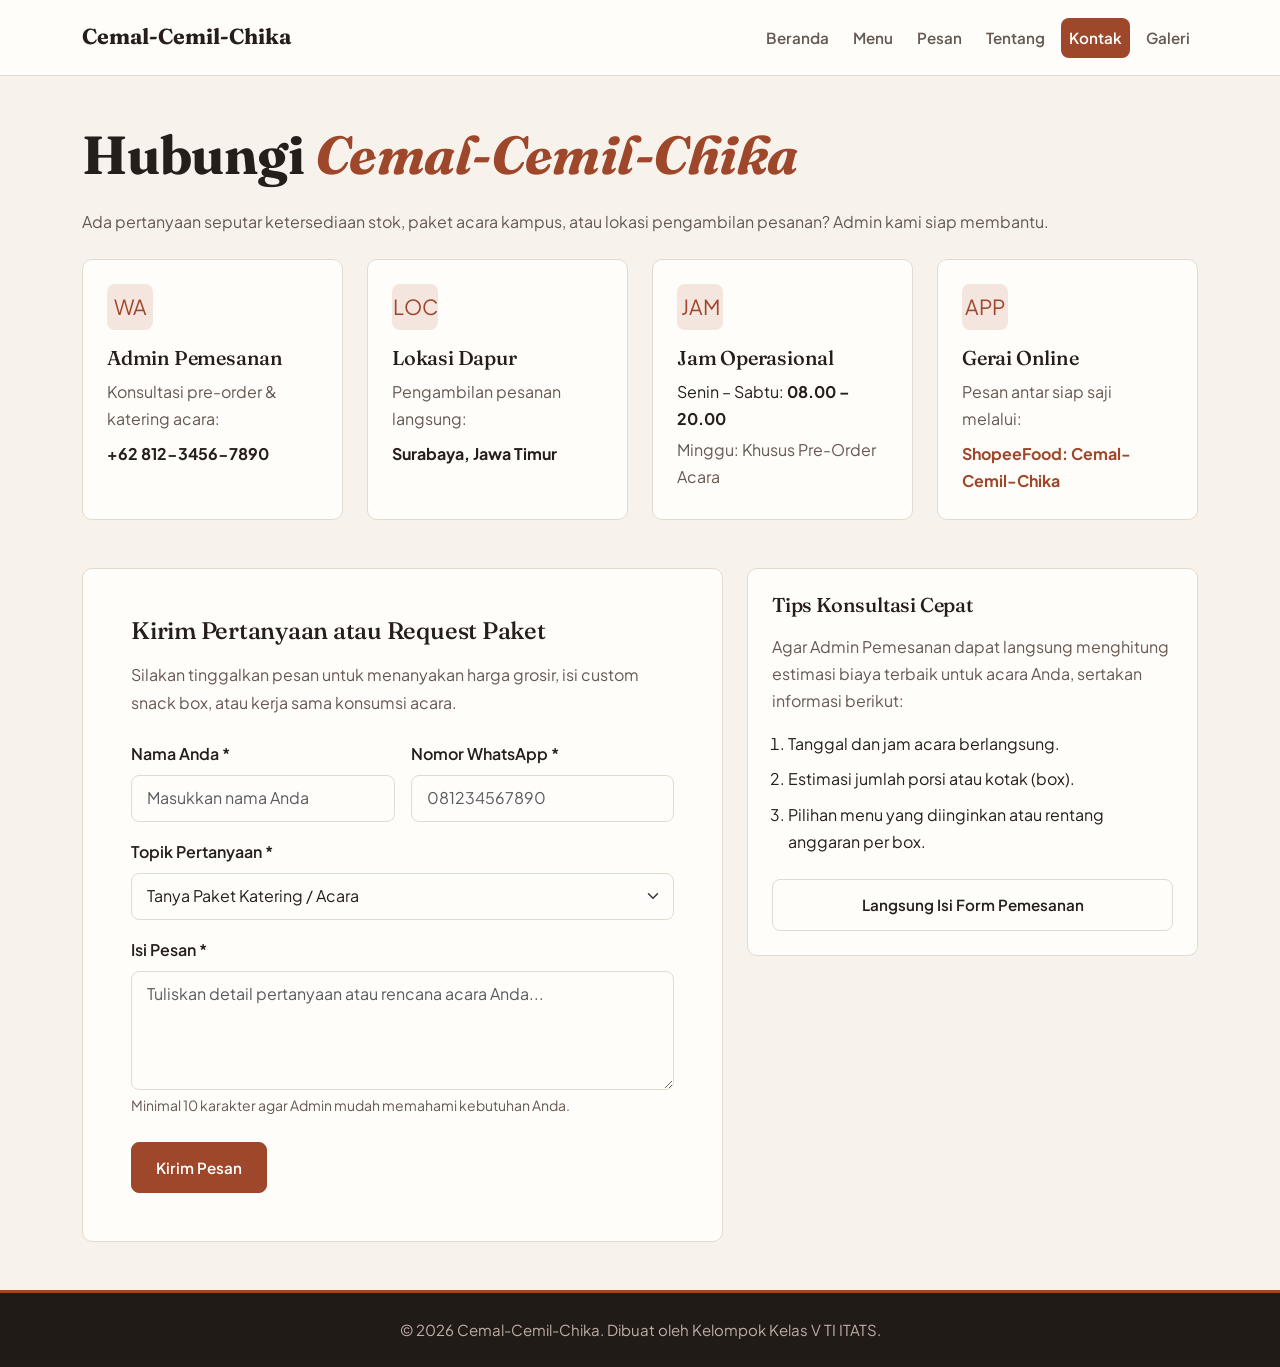
<file: contact.html>
<!doctype html>
<html lang="id">

<head>
    <meta charset="UTF-8">
    <meta name="viewport" content="width=device-width, initial-scale=1.0">
    <meta name="color-scheme" content="light dark">
    <title>Kontak Kami — Cemal-Cemil-Chika</title>
    <meta name="description"
        content="Hubungi Admin Pemesanan Cemal-Cemil-Chika untuk informasi alamat dapur, jam operasional, ShopeeFood, dan konsultasi katering.">
    <link href="https://cdn.jsdelivr.net/npm/bootstrap@5.3.3/dist/css/bootstrap.min.css" rel="stylesheet">
    <link rel="stylesheet" href="css/style.css">
</head>

<body>
    <a href="#konten-utama">Lewati ke konten utama</a>

    <header>
        <nav class="navbar navbar-expand-lg chika-navbar" aria-label="Navigasi utama">
            <div class="container">
                <a class="navbar-brand fw-bold d-flex align-items-center gap-2" href="index.html">
                    Cemal-Cemil-Chika
                </a>
                <button class="navbar-toggler" type="button" data-bs-toggle="collapse" data-bs-target="#menuUtama"
                    aria-controls="menuUtama" aria-expanded="false" aria-label="Buka menu navigasi">
                    <span class="navbar-toggler-icon"></span>
                </button>
                <div class="collapse navbar-collapse" id="menuUtama">
                    <ul class="navbar-nav ms-auto gap-lg-2">
                        <li class="nav-item"><a class="nav-link" href="index.html">Beranda</a></li>
                        <li class="nav-item"><a class="nav-link" href="menu.html">Menu</a></li>
                        <li class="nav-item"><a class="nav-link" href="pesan.html">Pesan</a></li>
                        <li class="nav-item"><a class="nav-link" href="about.html">Tentang</a></li>
                        <li class="nav-item"><a class="nav-link active" href="contact.html"
                                aria-current="page">Kontak</a></li>
                        <li class="nav-item"><a class="nav-link" href="image.html">Galeri</a></li>
                    </ul>
                </div>
            </div>
        </nav>
    </header>

    <main id="konten-utama" class="py-5">
        <div class="container">
            <section class="mb-4" aria-labelledby="judul-kontak">
                <h1 class="hero-title">Hubungi <span class="text-highlight">Cemal-Cemil-Chika</span></h1>
                <p class="chika-muted mb-0">
                    Ada pertanyaan seputar ketersediaan stok, paket acara kampus, atau lokasi pengambilan pesanan? Admin
                    kami siap membantu.
                </p>
            </section>

            <section class="row g-4 mb-5" aria-label="Informasi saluran kontak">
                <div class="col-md-6 col-lg-3">
                    <article class="chika-card p-4 h-100">
                        <div class="chika-icon-box mb-3" aria-hidden="true">WA</div>
                        <h2 class="h5 mb-2">Admin Pemesanan</h2>
                        <p class="chika-muted mb-2">Konsultasi pre-order &amp; katering acara:</p>
                        <p class="fw-bold mb-0">+62 812-3456-7890</p>
                    </article>
                </div>

                <div class="col-md-6 col-lg-3">
                    <article class="chika-card p-4 h-100">
                        <div class="chika-icon-box mb-3" aria-hidden="true">LOC</div>
                        <h2 class="h5 mb-2">Lokasi Dapur</h2>
                        <p class="chika-muted mb-2">Pengambilan pesanan langsung:</p>
                        <p class="fw-bold mb-0">Surabaya, Jawa Timur</p>
                    </article>
                </div>

                <div class="col-md-6 col-lg-3">
                    <article class="chika-card p-4 h-100">
                        <div class="chika-icon-box mb-3" aria-hidden="true">JAM</div>
                        <h2 class="h5 mb-2">Jam Operasional</h2>
                        <p class="mb-1">Senin – Sabtu: <strong>08.00 – 20.00</strong></p>
                        <p class="chika-muted mb-0">Minggu: Khusus Pre-Order Acara</p>
                    </article>
                </div>

                <div class="col-md-6 col-lg-3">
                    <article class="chika-card p-4 h-100">
                        <div class="chika-icon-box mb-3" aria-hidden="true">APP</div>
                        <h2 class="h5 mb-2">Gerai Online</h2>
                        <p class="chika-muted mb-2">Pesan antar siap saji melalui:</p>
                        <p class="chika-accent-text mb-0">ShopeeFood: Cemal-Cemil-Chika</p>
                    </article>
                </div>
            </section>

            <div class="row g-4 align-items-start">
                <div class="col-lg-7">
                    <section class="chika-card p-4 p-md-5" aria-labelledby="judul-form-kontak">
                        <h2 id="judul-form-kontak" class="h4 mb-3">Kirim Pertanyaan atau Request Paket</h2>
                        <p class="chika-muted mb-4">
                            Silakan tinggalkan pesan untuk menanyakan harga grosir, isi custom snack box, atau kerja
                            sama konsumsi acara.
                        </p>

                        <form action="terima-kasih.html" method="get">
                            <div class="row g-3 mb-3">
                                <div class="col-md-6">
                                    <label for="namaKontak" class="form-label fw-semibold">Nama Anda *</label>
                                    <input type="text" class="form-control chika-input" id="namaKontak" name="nama"
                                        autocomplete="name" minlength="3" placeholder="Masukkan nama Anda" required>
                                </div>
                                <div class="col-md-6">
                                    <label for="kontakBalasan" class="form-label fw-semibold">Nomor WhatsApp *</label>
                                    <input type="tel" class="form-control chika-input" id="kontakBalasan"
                                        name="whatsapp" autocomplete="tel" inputmode="tel" pattern="^08[0-9]{8,12}$"
                                        placeholder="081234567890" required>
                                </div>
                            </div>

                            <div class="mb-3">
                                <label for="topikPesan" class="form-label fw-semibold">Topik Pertanyaan *</label>
                                <select class="form-select chika-input" id="topikPesan" name="topik" required>
                                    <option value="Tanya Paket Katering / Acara">Tanya Paket Katering / Acara</option>
                                    <option value="Tanya Stok Menu Harian & Frozen">Tanya Stok Menu Harian &amp; Frozen
                                    </option>
                                    <option value="Saran & Masukan Pelanggan">Saran &amp; Masukan Pelanggan</option>
                                </select>
                            </div>

                            <div class="mb-4">
                                <label for="isiPesan" class="form-label fw-semibold">Isi Pesan *</label>
                                <textarea class="form-control chika-input" id="isiPesan" name="pesan" rows="4"
                                    minlength="10" aria-describedby="bantuanPesan"
                                    placeholder="Tuliskan detail pertanyaan atau rencana acara Anda..."
                                    required></textarea>
                                <div id="bantuanPesan" class="form-text chika-muted">Minimal 10 karakter agar Admin
                                    mudah memahami kebutuhan Anda.</div>
                            </div>

                            <button type="submit" class="btn-chika-primary">Kirim Pesan</button>
                        </form>
                    </section>
                </div>

                <aside class="col-lg-5" aria-labelledby="judul-bantuan-cepat">
                    <div class="chika-card p-4">
                        <h2 id="judul-bantuan-cepat" class="h5 mb-3">Tips Konsultasi Cepat</h2>
                        <p class="chika-muted">
                            Agar Admin Pemesanan dapat langsung menghitung estimasi biaya terbaik untuk acara Anda,
                            sertakan informasi berikut:
                        </p>
                        <ol class="ps-3 mb-4 d-grid gap-2">
                            <li>Tanggal dan jam acara berlangsung.</li>
                            <li>Estimasi jumlah porsi atau kotak (box).</li>
                            <li>Pilihan menu yang diinginkan atau rentang anggaran per box.</li>
                        </ol>
                        <a href="pesan.html" class="btn-chika-outline w-100">Langsung Isi Form Pemesanan</a>
                    </div>
                </aside>
            </div>
        </div>
    </main>

    <footer class="chika-footer py-4 text-center">
        <div class="container">
            <p class="mb-0">&copy; 2026 Cemal-Cemil-Chika. Dibuat oleh Kelompok Kelas V TI ITATS.</p>
        </div>
    </footer>

    <script src="https://cdn.jsdelivr.net/npm/bootstrap@5.3.3/dist/js/bootstrap.bundle.min.js"></script>
</body>

</html>
</file>
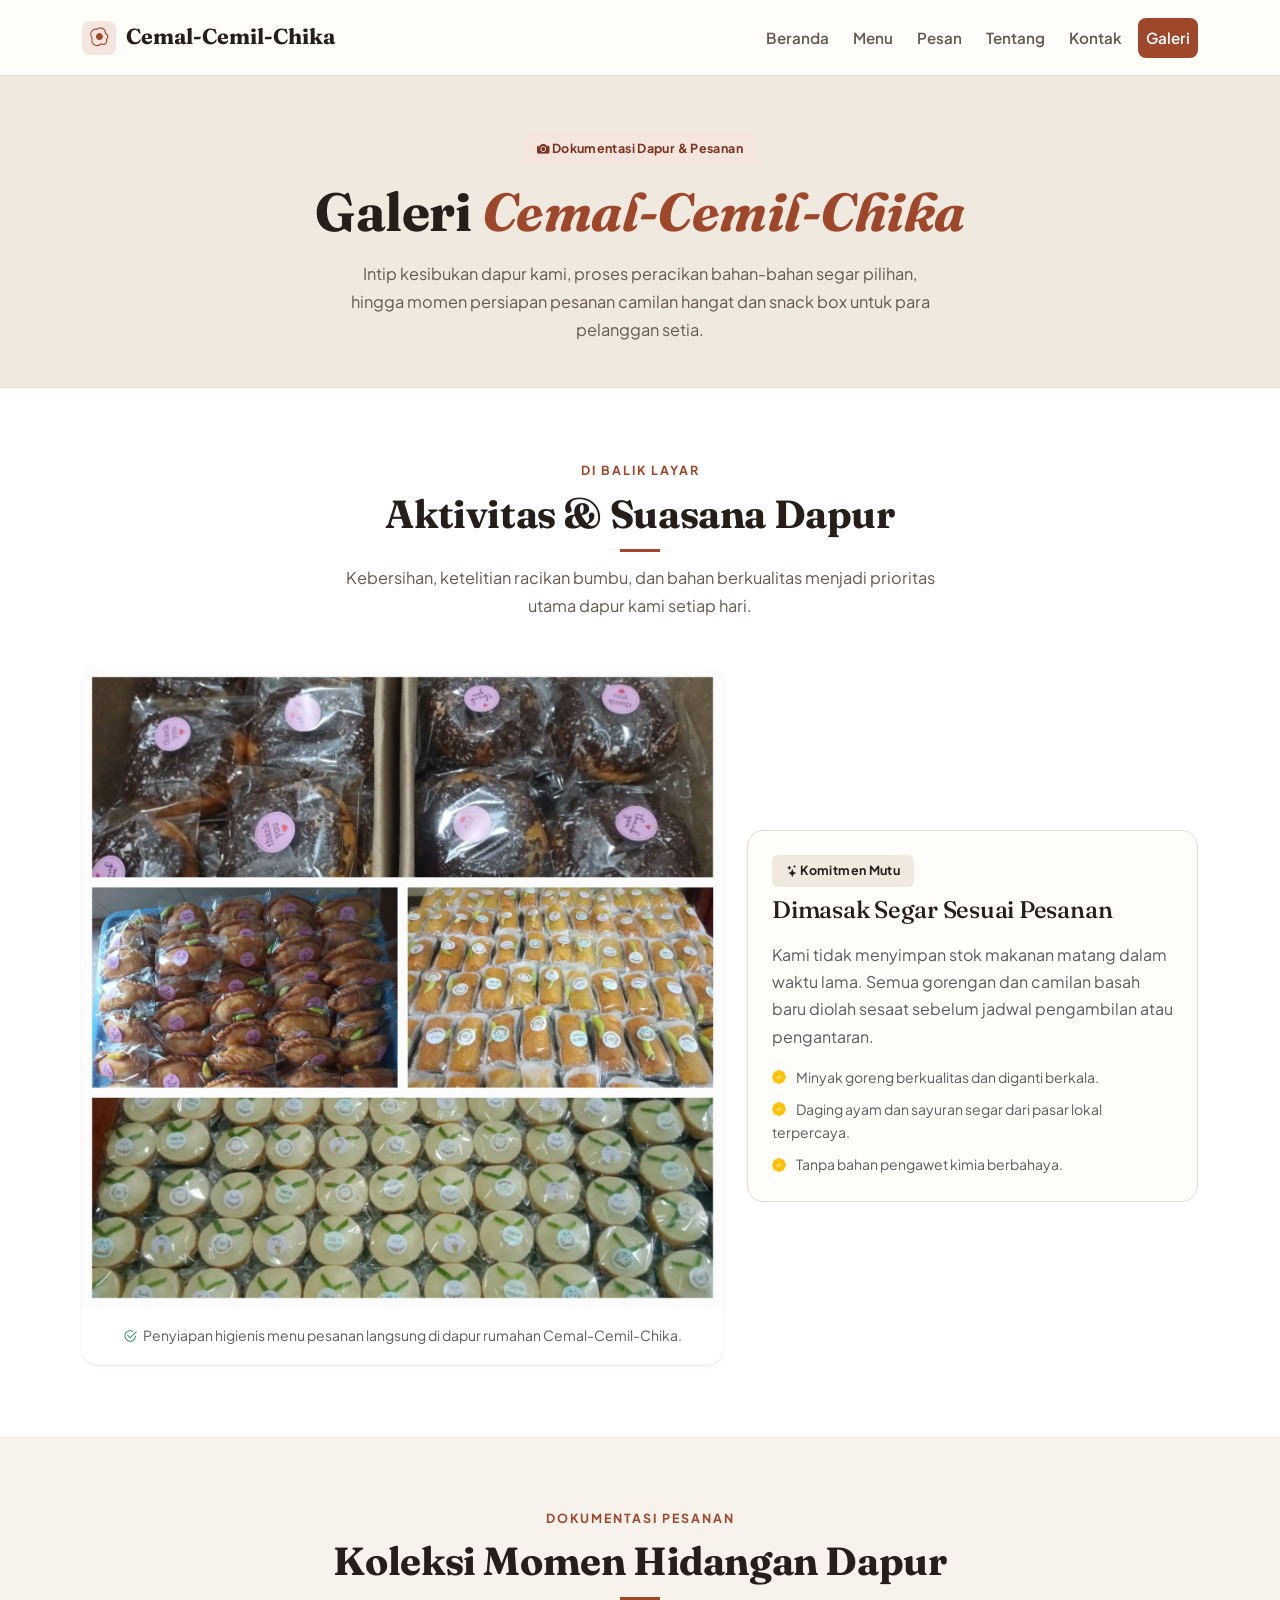
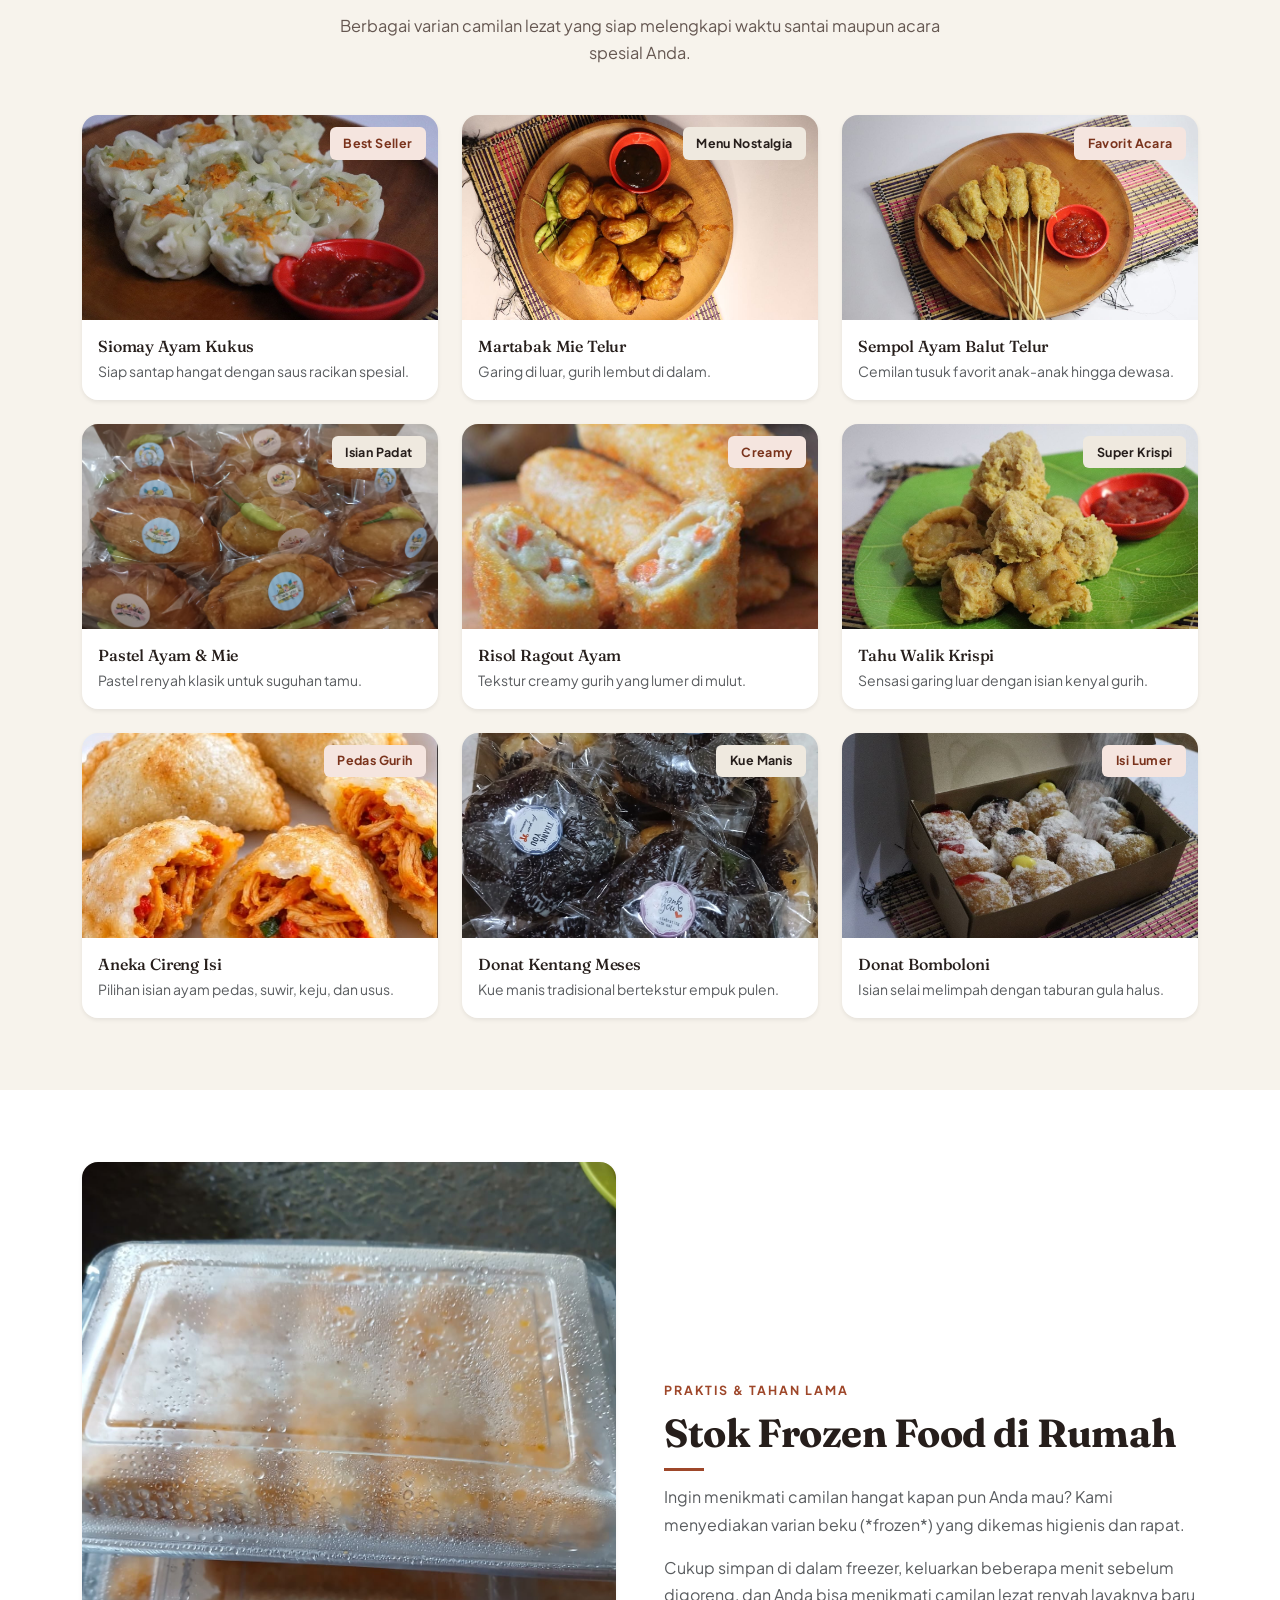
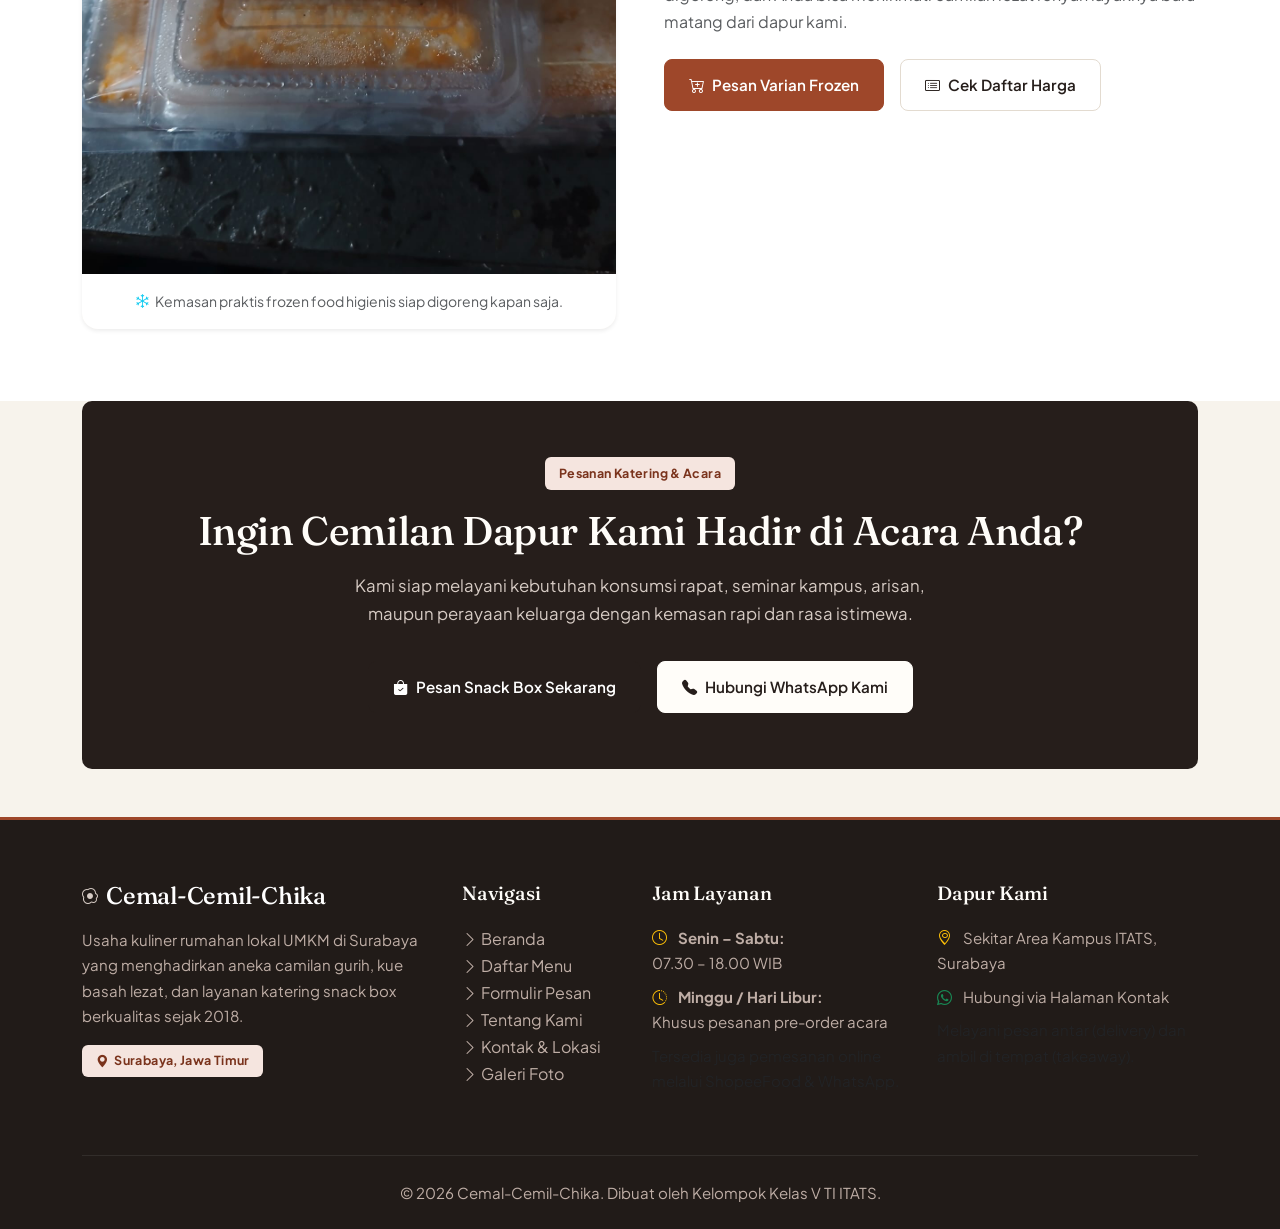
<file: image.html>
<!doctype html>
<html lang="id">

<head>
  <meta charset="UTF-8" />
  <meta name="viewport" content="width=device-width, initial-scale=1.0" />
  <meta name="color-scheme" content="light dark">
  <title>Galeri Dokumentasi &amp; Dapur — Cemal-Cemil-Chika</title>
  <meta name="description"
    content="Lihat dokumentasi suasana dapur, proses pembuatan camilan higienis, serta momen pesanan snack box dan frozen food Cemal-Cemil-Chika di Surabaya." />

  <!-- Bootstrap 5.3 CDN -->
  <link href="https://cdn.jsdelivr.net/npm/bootstrap@5.3.3/dist/css/bootstrap.min.css" rel="stylesheet" />
  <!-- Bootstrap Icons CDN -->
  <link rel="stylesheet" href="https://cdn.jsdelivr.net/npm/bootstrap-icons@1.11.3/font/bootstrap-icons.min.css" />
  <!-- Custom Stylesheet (Sudah ada di repo) -->
  <link rel="stylesheet" href="css/style.css" />
</head>

<body>
  <!-- Aksesibilitas: Tautan Lewati ke Konten Utama (B5) -->
  <a href="#konten-utama">Lewati ke konten utama</a>

  <!-- Header & Navigasi Bersama -->
  <header>
    <nav class="navbar navbar-expand-lg chika-navbar" aria-label="Navigasi utama">
      <div class="container">
        <a class="navbar-brand fw-bold" href="index.html">
          <span class="brand-icon"><i class="bi bi-egg-fried"></i></span>
          <span>Cemal-Cemil-Chika</span>
        </a>
        <button class="navbar-toggler" type="button" data-bs-toggle="collapse" data-bs-target="#menuUtama"
          aria-controls="menuUtama" aria-expanded="false" aria-label="Buka menu navigasi">
          <span class="navbar-toggler-icon"></span>
        </button>
        <div class="collapse navbar-collapse" id="menuUtama">
          <ul class="navbar-nav ms-auto gap-lg-2">
            <li class="nav-item"><a class="nav-link" href="index.html">Beranda</a></li>
            <li class="nav-item"><a class="nav-link" href="menu.html">Menu</a></li>
            <li class="nav-item"><a class="nav-link" href="pesan.html">Pesan</a></li>
            <li class="nav-item"><a class="nav-link" href="about.html">Tentang</a></li>
            <li class="nav-item"><a class="nav-link" href="contact.html">Kontak</a></li>
            <li class="nav-item"><a class="nav-link active" href="image.html" aria-current="page">Galeri</a></li>
          </ul>
        </div>
      </div>
    </nav>
  </header>

  <!-- Konten Utama (A2) -->
  <main id="konten-utama">
    <!-- 1. Page Hero Banner -->
    <section class="page-hero text-center" aria-labelledby="judul-galeri">
      <div class="container">
        <span class="badge-accent mb-3 d-inline-block">
          <i class="bi bi-camera-fill"></i> Dokumentasi Dapur &amp; Pesanan
        </span>
        <h1 id="judul-galeri" class="hero-title mb-3">
          Galeri <span class="text-highlight">Cemal-Cemil-Chika</span>
        </h1>
        <p class="section-desc mb-0 mx-auto">
          Intip kesibukan dapur kami, proses peracikan bahan-bahan segar pilihan, hingga momen persiapan pesanan camilan hangat dan snack box untuk para pelanggan setia.
        </p>
      </div>
    </section>

    <!-- 2. Seksi Di Balik Layar Dapur (Memenuhi Syarat D4: srcset + sizes) -->
    <section class="section-padding bg-white" aria-labelledby="judul-dapur">
      <div class="container">
        <div class="text-center mb-5">
          <span class="section-tag">Di Balik Layar</span>
          <h2 id="judul-dapur" class="section-title">Aktivitas &amp; Suasana Dapur</h2>
          <p class="section-desc">Kebersihan, ketelitian racikan bumbu, dan bahan berkualitas menjadi prioritas utama dapur kami setiap hari.</p>
        </div>

        <div class="row g-4 align-items-center">
          <div class="col-lg-7">
            <figure class="card border-0 shadow-sm rounded-4 overflow-hidden mb-0">
              <!-- Syarat Wajib D4: Gambar Responsif dengan srcset dan sizes -->
              <img
                src="img/dapur-cemal-cemil.jpg"
                srcset="img/dapur-cemal-cemil.jpg 800w, img/dapur-cemal-cemil.jpg 400w"
                sizes="(max-width: 768px) 100vw, 700px"
                alt="Suasana dapur Cemal-Cemil-Chika saat menyiapkan pesanan pelanggan"
                width="800"
                height="533"
                loading="eager"
                class="img-fluid"
              />
              <figcaption class="p-3 bg-white text-muted small text-center">
                <i class="bi bi-check2-circle text-success me-1"></i> Penyiapan higienis menu pesanan langsung di dapur rumahan Cemal-Cemil-Chika.
              </figcaption>
            </figure>
          </div>

          <div class="col-lg-5">
            <article class="p-4 rounded-4 chika-card border">
              <span class="badge-chika mb-2 d-inline-block"><i class="bi bi-stars"></i> Komitmen Mutu</span>
              <h3 class="h4 font-fredoka text-primary-dark mb-3">Dimasak Segar Sesuai Pesanan</h3>
              <p class="text-muted mb-3">
                Kami tidak menyimpan stok makanan matang dalam waktu lama. Semua gorengan dan camilan basah baru diolah sesaat sebelum jadwal pengambilan atau pengantaran.
              </p>
              <ul class="list-unstyled d-flex flex-column gap-2 text-muted mb-0 small">
                <li><i class="bi bi-patch-check-fill text-warning me-2"></i> Minyak goreng berkualitas dan diganti berkala.</li>
                <li><i class="bi bi-patch-check-fill text-warning me-2"></i> Daging ayam dan sayuran segar dari pasar lokal terpercaya.</li>
                <li><i class="bi bi-patch-check-fill text-warning me-2"></i> Tanpa bahan pengawet kimia berbahaya.</li>
              </ul>
            </article>
          </div>
        </div>
      </div>
    </section>

    <!-- 3. Seksi Galeri Sajian & Pesanan Ramai (Grid Foto A5) -->
    <section class="section-padding" aria-labelledby="judul-sajian">
      <div class="container">
        <div class="text-center mb-5">
          <span class="section-tag">Dokumentasi Pesanan</span>
          <h2 id="judul-sajian" class="section-title">Koleksi Momen Hidangan Dapur</h2>
          <p class="section-desc">Berbagai varian camilan lezat yang siap melengkapi waktu santai maupun acara spesial Anda.</p>
        </div>

        <div class="row g-4">
          <!-- Foto 1: Siomay Ayam -->
          <div class="col-md-6 col-lg-4">
            <figure class="card h-100 border-0 shadow-sm rounded-4 overflow-hidden mb-0">
              <div class="menu-card-visual">
                <img src="img/menu/somay-ayam.jpeg" alt="Siomay ayam kukus lembut disajikan hangat" class="food-avatar" width="400" height="300" loading="lazy" />
                <span class="badge-accent card-tag">Best Seller</span>
              </div>
              <figcaption class="p-3 bg-white">
                <h3 class="h6 font-fredoka text-primary-dark mb-1">Siomay Ayam Kukus</h3>
                <p class="small text-muted mb-0">Siap santap hangat dengan saus racikan spesial.</p>
              </figcaption>
            </figure>
          </div>

          <!-- Foto 2: Martabak Mie Telur -->
          <div class="col-md-6 col-lg-4">
            <figure class="card h-100 border-0 shadow-sm rounded-4 overflow-hidden mb-0">
              <div class="menu-card-visual">
                <img src="img/menu/martabak.jpeg" alt="Martabak mie telur gurih garing" class="food-avatar" width="400" height="300" loading="lazy" />
                <span class="badge-chika card-tag">Menu Nostalgia</span>
              </div>
              <figcaption class="p-3 bg-white">
                <h3 class="h6 font-fredoka text-primary-dark mb-1">Martabak Mie Telur</h3>
                <p class="small text-muted mb-0">Garing di luar, gurih lembut di dalam.</p>
              </figcaption>
            </figure>
          </div>

          <!-- Foto 3: Sempol Ayam Balut Telur -->
          <div class="col-md-6 col-lg-4">
            <figure class="card h-100 border-0 shadow-sm rounded-4 overflow-hidden mb-0">
              <div class="menu-card-visual">
                <img src="img/menu/sempol.jpeg" alt="Sempol ayam balut telur renyah gurih" class="food-avatar" width="400" height="300" loading="lazy" />
                <span class="badge-accent card-tag">Favorit Acara</span>
              </div>
              <figcaption class="p-3 bg-white">
                <h3 class="h6 font-fredoka text-primary-dark mb-1">Sempol Ayam Balut Telur</h3>
                <p class="small text-muted mb-0">Cemilan tusuk favorit anak-anak hingga dewasa.</p>
              </figcaption>
            </figure>
          </div>

          <!-- Foto 4: Pastel Isi Ayam & Mie -->
          <div class="col-md-6 col-lg-4">
            <figure class="card h-100 border-0 shadow-sm rounded-4 overflow-hidden mb-0">
              <div class="menu-card-visual">
                <img src="img/menu/pastel-isi-ayam-dan-mie.jpeg" alt="Pastel isi ayam dan mie berulir rapi" class="food-avatar" width="400" height="300" loading="lazy" />
                <span class="badge-chika card-tag">Isian Padat</span>
              </div>
              <figcaption class="p-3 bg-white">
                <h3 class="h6 font-fredoka text-primary-dark mb-1">Pastel Ayam &amp; Mie</h3>
                <p class="small text-muted mb-0">Pastel renyah klasik untuk suguhan tamu.</p>
              </figcaption>
            </figure>
          </div>

          <!-- Foto 5: Risol Ragout Ayam -->
          <div class="col-md-6 col-lg-4">
            <figure class="card h-100 border-0 shadow-sm rounded-4 overflow-hidden mb-0">
              <div class="menu-card-visual">
                <img src="img/menu/risol-rogout.jpeg" alt="Risol ragout ayam sayur berbalut tepung panir" class="food-avatar" width="400" height="300" loading="lazy" />
                <span class="badge-accent card-tag">Creamy</span>
              </div>
              <figcaption class="p-3 bg-white">
                <h3 class="h6 font-fredoka text-primary-dark mb-1">Risol Ragout Ayam</h3>
                <p class="small text-muted mb-0">Tekstur creamy gurih yang lumer di mulut.</p>
              </figcaption>
            </figure>
          </div>

          <!-- Foto 6: Tahu Walik Krispi -->
          <div class="col-md-6 col-lg-4">
            <figure class="card h-100 border-0 shadow-sm rounded-4 overflow-hidden mb-0">
              <div class="menu-card-visual">
                <img src="img/menu/tahu-walik.jpeg" alt="Tahu walik goreng krispi isi bakso ayam" class="food-avatar" width="400" height="300" loading="lazy" />
                <span class="badge-chika card-tag">Super Krispi</span>
              </div>
              <figcaption class="p-3 bg-white">
                <h3 class="h6 font-fredoka text-primary-dark mb-1">Tahu Walik Krispi</h3>
                <p class="small text-muted mb-0">Sensasi garing luar dengan isian kenyal gurih.</p>
              </figcaption>
            </figure>
          </div>

          <!-- Foto 7: Aneka Cireng Isi Pedas -->
          <div class="col-md-6 col-lg-4">
            <figure class="card h-100 border-0 shadow-sm rounded-4 overflow-hidden mb-0">
              <div class="menu-card-visual">
                <img src="img/menu/cireng-isi-ayam-pedas.jpeg" alt="Cireng isi ayam pedas gurih mantap" class="food-avatar" width="400" height="300" loading="lazy" />
                <span class="badge-accent card-tag">Pedas Gurih</span>
              </div>
              <figcaption class="p-3 bg-white">
                <h3 class="h6 font-fredoka text-primary-dark mb-1">Aneka Cireng Isi</h3>
                <p class="small text-muted mb-0">Pilihan isian ayam pedas, suwir, keju, dan usus.</p>
              </figcaption>
            </figure>
          </div>

          <!-- Foto 8: Donat Kentang Cokelat Meses -->
          <div class="col-md-6 col-lg-4">
            <figure class="card h-100 border-0 shadow-sm rounded-4 overflow-hidden mb-0">
              <div class="menu-card-visual">
                <img src="img/menu/donat-coklat.jpeg" alt="Donat kentang empuk bertabur meses cokelat" class="food-avatar" width="400" height="300" loading="lazy" />
                <span class="badge-chika card-tag">Kue Manis</span>
              </div>
              <figcaption class="p-3 bg-white">
                <h3 class="h6 font-fredoka text-primary-dark mb-1">Donat Kentang Meses</h3>
                <p class="small text-muted mb-0">Kue manis tradisional bertekstur empuk pulen.</p>
              </figcaption>
            </figure>
          </div>

          <!-- Foto 9: Donat Bomboloni -->
          <div class="col-md-6 col-lg-4">
            <figure class="card h-100 border-0 shadow-sm rounded-4 overflow-hidden mb-0">
              <div class="menu-card-visual">
                <img src="img/menu/donat-bomboloni.jpeg" alt="Donat bomboloni isi selai lumer bertabur gula" class="food-avatar" width="400" height="300" loading="lazy" />
                <span class="badge-accent card-tag">Isi Lumer</span>
              </div>
              <figcaption class="p-3 bg-white">
                <h3 class="h6 font-fredoka text-primary-dark mb-1">Donat Bomboloni</h3>
                <p class="small text-muted mb-0">Isian selai melimpah dengan taburan gula halus.</p>
              </figcaption>
            </figure>
          </div>
        </div>
      </div>
    </section>

    <!-- 4. Seksi Layanan Frozen Food & Kemasan Siap Simpan -->
    <section class="section-padding bg-white" aria-labelledby="judul-kemasan">
      <div class="container">
        <div class="row align-items-center g-5">
          <div class="col-lg-6">
            <figure class="card border-0 shadow-sm rounded-4 overflow-hidden mb-0">
              <img src="img/menu/risol-frozen.jpeg" alt="Kemasan produk frozen food Cemal-Cemil-Chika" class="img-fluid" width="600" height="400" loading="lazy" />
              <figcaption class="p-3 bg-white text-muted small text-center">
                <i class="bi bi-snow text-info me-1"></i> Kemasan praktis frozen food higienis siap digoreng kapan saja.
              </figcaption>
            </figure>
          </div>

          <div class="col-lg-6">
            <span class="section-tag">Praktis &amp; Tahan Lama</span>
            <h2 id="judul-kemasan" class="section-title">Stok Frozen Food di Rumah</h2>
            <p class="mb-3 text-muted">
              Ingin menikmati camilan hangat kapan pun Anda mau? Kami menyediakan varian beku (*frozen*) yang dikemas higienis dan rapat.
            </p>
            <p class="mb-4 text-muted">
              Cukup simpan di dalam freezer, keluarkan beberapa menit sebelum digoreng, dan Anda bisa menikmati camilan lezat renyah layaknya baru matang dari dapur kami.
            </p>
            <div class="d-flex flex-wrap gap-3">
              <a href="pesan.html" class="btn-chika-primary">
                <i class="bi bi-cart-plus"></i> Pesan Varian Frozen
              </a>
              <a href="menu.html" class="btn-chika-outline">
                <i class="bi bi-card-list"></i> Cek Daftar Harga
              </a>
            </div>
          </div>
        </div>
      </div>
    </section>

    <!-- 5. Call To Action (Ajakan Pesan Snack Box Acara) -->
    <section class="container pb-5" aria-labelledby="judul-galeri-cta">
      <div class="cta-box text-center">
        <span class="badge-accent mb-3 d-inline-block">Pesanan Katering &amp; Acara</span>
        <h2 id="judul-galeri-cta">Ingin Cemilan Dapur Kami Hadir di Acara Anda?</h2>
        <p>
          Kami siap melayani kebutuhan konsumsi rapat, seminar kampus, arisan, maupun perayaan keluarga dengan kemasan rapi dan rasa istimewa.
        </p>
        <div class="d-flex flex-wrap justify-content-center gap-3">
          <a href="pesan.html" class="btn-chika-accent">
            <i class="bi bi-bag-check-fill"></i> Pesan Snack Box Sekarang
          </a>
          <a href="contact.html" class="btn-chika-light">
            <i class="bi bi-telephone-fill"></i> Hubungi WhatsApp Kami
          </a>
        </div>
      </div>
    </section>
  </main>

  <!-- Footer Seragam -->
  <footer class="chika-footer">
    <div class="container">
      <div class="row g-4 justify-content-between">
        <!-- Kolom 1: Profil Usaha -->
        <div class="col-lg-4 col-md-6">
          <div class="d-flex align-items-center gap-2 mb-3">
            <span class="brand-icon"><i class="bi bi-egg-fried"></i></span>
            <span class="h4 mb-0 text-white font-fredoka">Cemal-Cemil-Chika</span>
          </div>
          <p>
            Usaha kuliner rumahan lokal UMKM di Surabaya yang menghadirkan aneka camilan gurih, kue basah lezat, dan layanan katering snack box berkualitas sejak 2018.
          </p>
          <div class="d-flex gap-2 mt-3">
            <span class="badge-accent"><i class="bi bi-geo-alt-fill"></i> Surabaya, Jawa Timur</span>
          </div>
        </div>

        <!-- Kolom 2: Navigasi Cepat -->
        <div class="col-lg-2 col-md-6">
          <h3>Navigasi</h3>
          <ul class="footer-links">
            <li><a href="index.html"><i class="bi bi-chevron-right"></i> Beranda</a></li>
            <li><a href="menu.html"><i class="bi bi-chevron-right"></i> Daftar Menu</a></li>
            <li><a href="pesan.html"><i class="bi bi-chevron-right"></i> Formulir Pesan</a></li>
            <li><a href="about.html"><i class="bi bi-chevron-right"></i> Tentang Kami</a></li>
            <li><a href="contact.html"><i class="bi bi-chevron-right"></i> Kontak &amp; Lokasi</a></li>
            <li><a href="image.html"><i class="bi bi-chevron-right"></i> Galeri Foto</a></li>
          </ul>
        </div>

        <!-- Kolom 3: Jam Layanan -->
        <div class="col-lg-3 col-md-6">
          <h3>Jam Layanan</h3>
          <p class="mb-2">
            <i class="bi bi-clock me-2 text-warning"></i>
            <strong>Senin – Sabtu:</strong><br />07.30 – 18.00 WIB
          </p>
          <p class="mb-2">
            <i class="bi bi-clock-history me-2 text-warning"></i>
            <strong>Minggu / Hari Libur:</strong><br />Khusus pesanan pre-order acara
          </p>
          <p class="small text-muted mt-2">
            Tersedia juga pemesanan online melalui ShopeeFood &amp; WhatsApp.
          </p>
        </div>

        <!-- Kolom 4: Info Kampus & Kontak -->
        <div class="col-lg-3 col-md-6">
          <h3>Dapur Kami</h3>
          <p class="mb-2">
            <i class="bi bi-geo-alt me-2 text-warning"></i> Sekitar Area Kampus ITATS, Surabaya
          </p>
          <p class="mb-2">
            <i class="bi bi-whatsapp me-2 text-success"></i> Hubungi via Halaman Kontak
          </p>
          <p class="small text-muted">
            Melayani pesan antar (delivery) dan ambil di tempat (takeaway).
          </p>
        </div>
      </div>

      <!-- Copyright Bottom Bar -->
      <div class="footer-bottom">
        <p class="mb-0">
          &copy; 2026 Cemal-Cemil-Chika. Dibuat oleh Kelompok Kelas V TI ITATS.
        </p>
      </div>
    </div>
  </footer>

  <!-- Bootstrap 5.3 Bundle JS -->
  <script src="https://cdn.jsdelivr.net/npm/bootstrap@5.3.3/dist/js/bootstrap.bundle.min.js"></script>
</body>

</html>
</file>
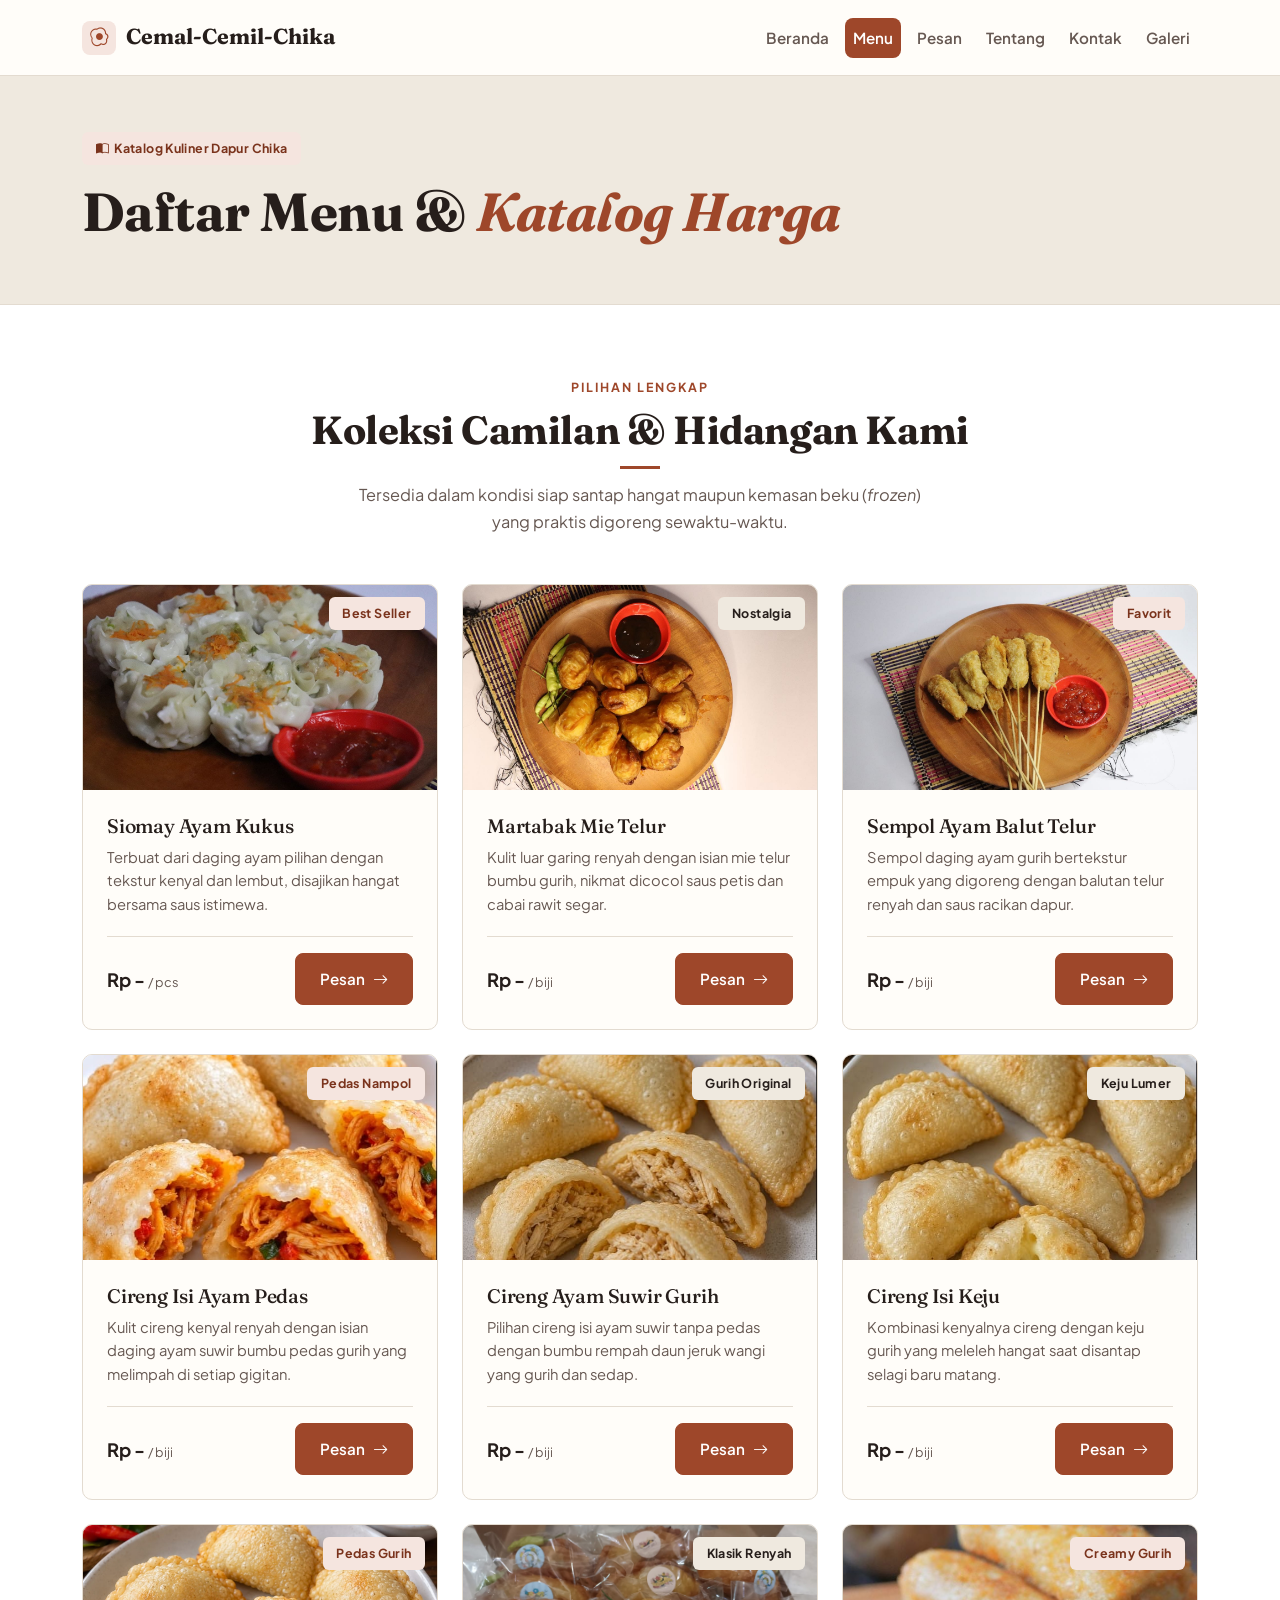
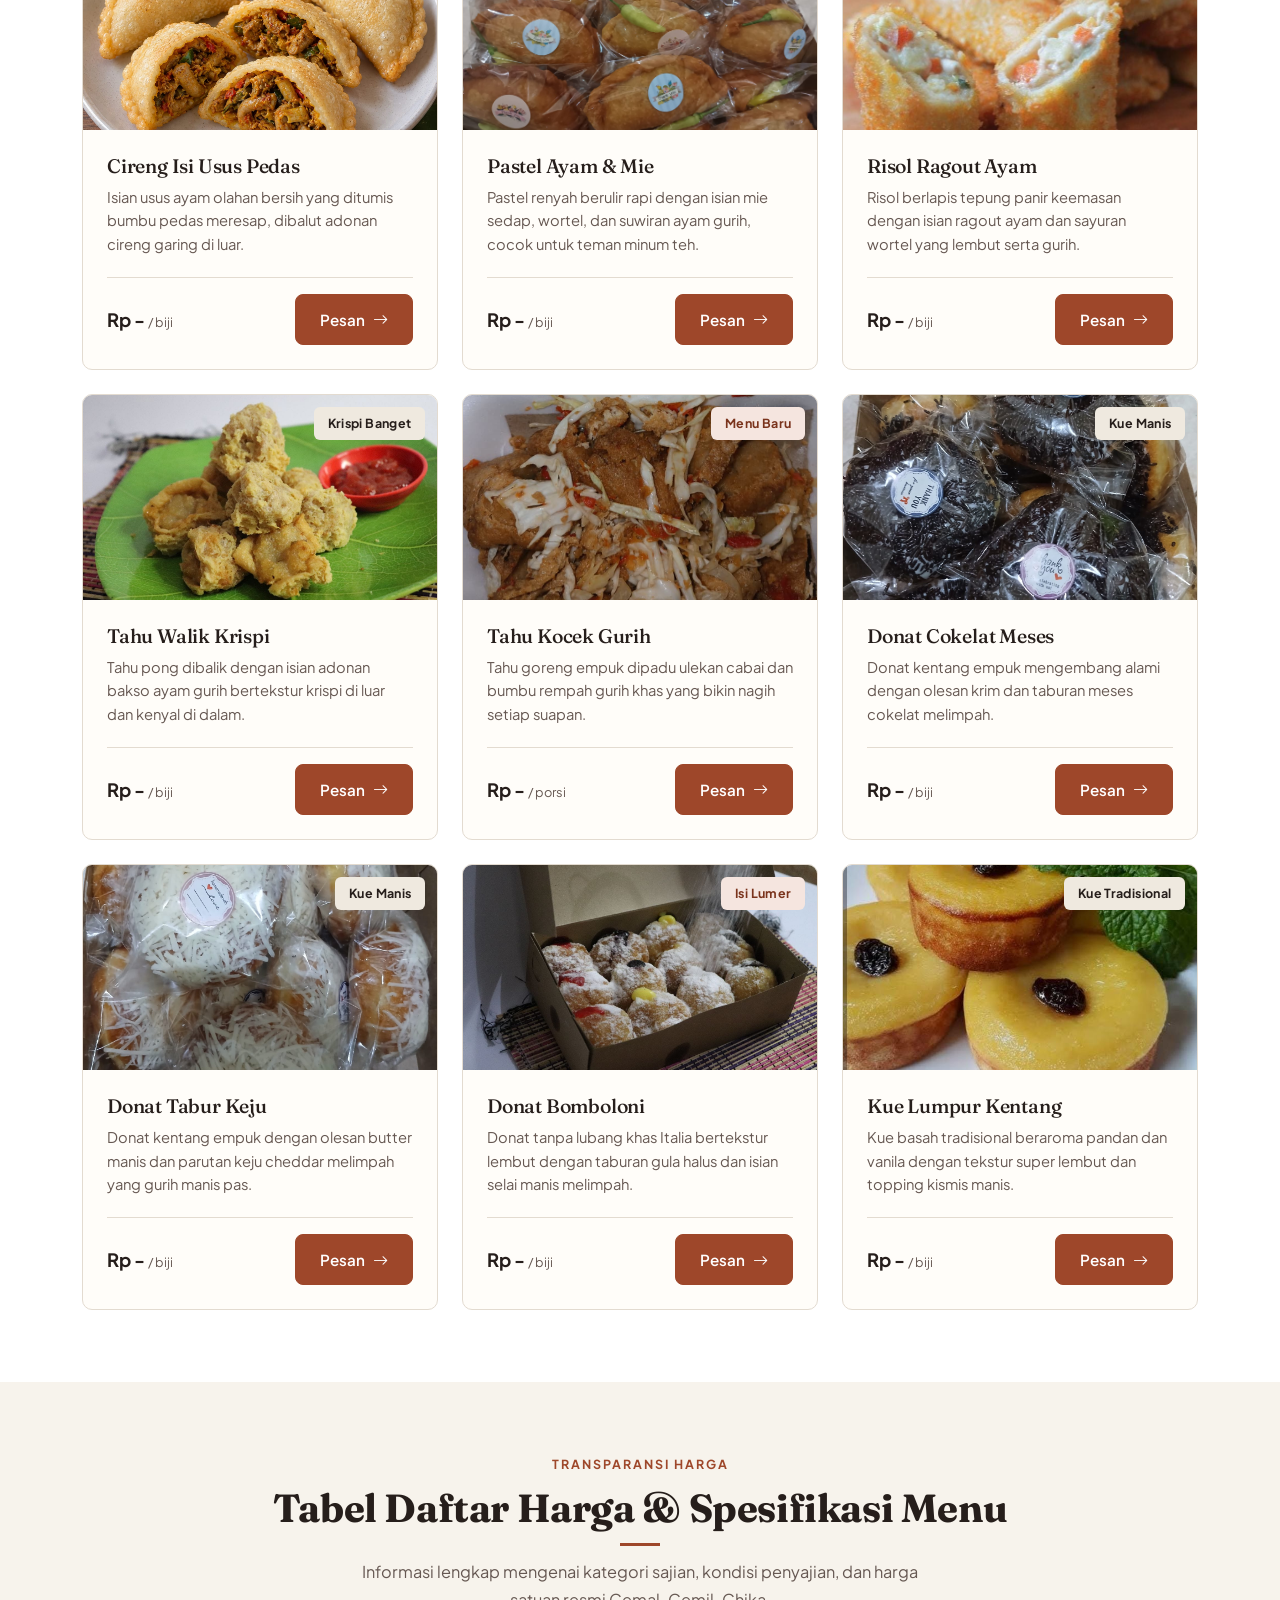
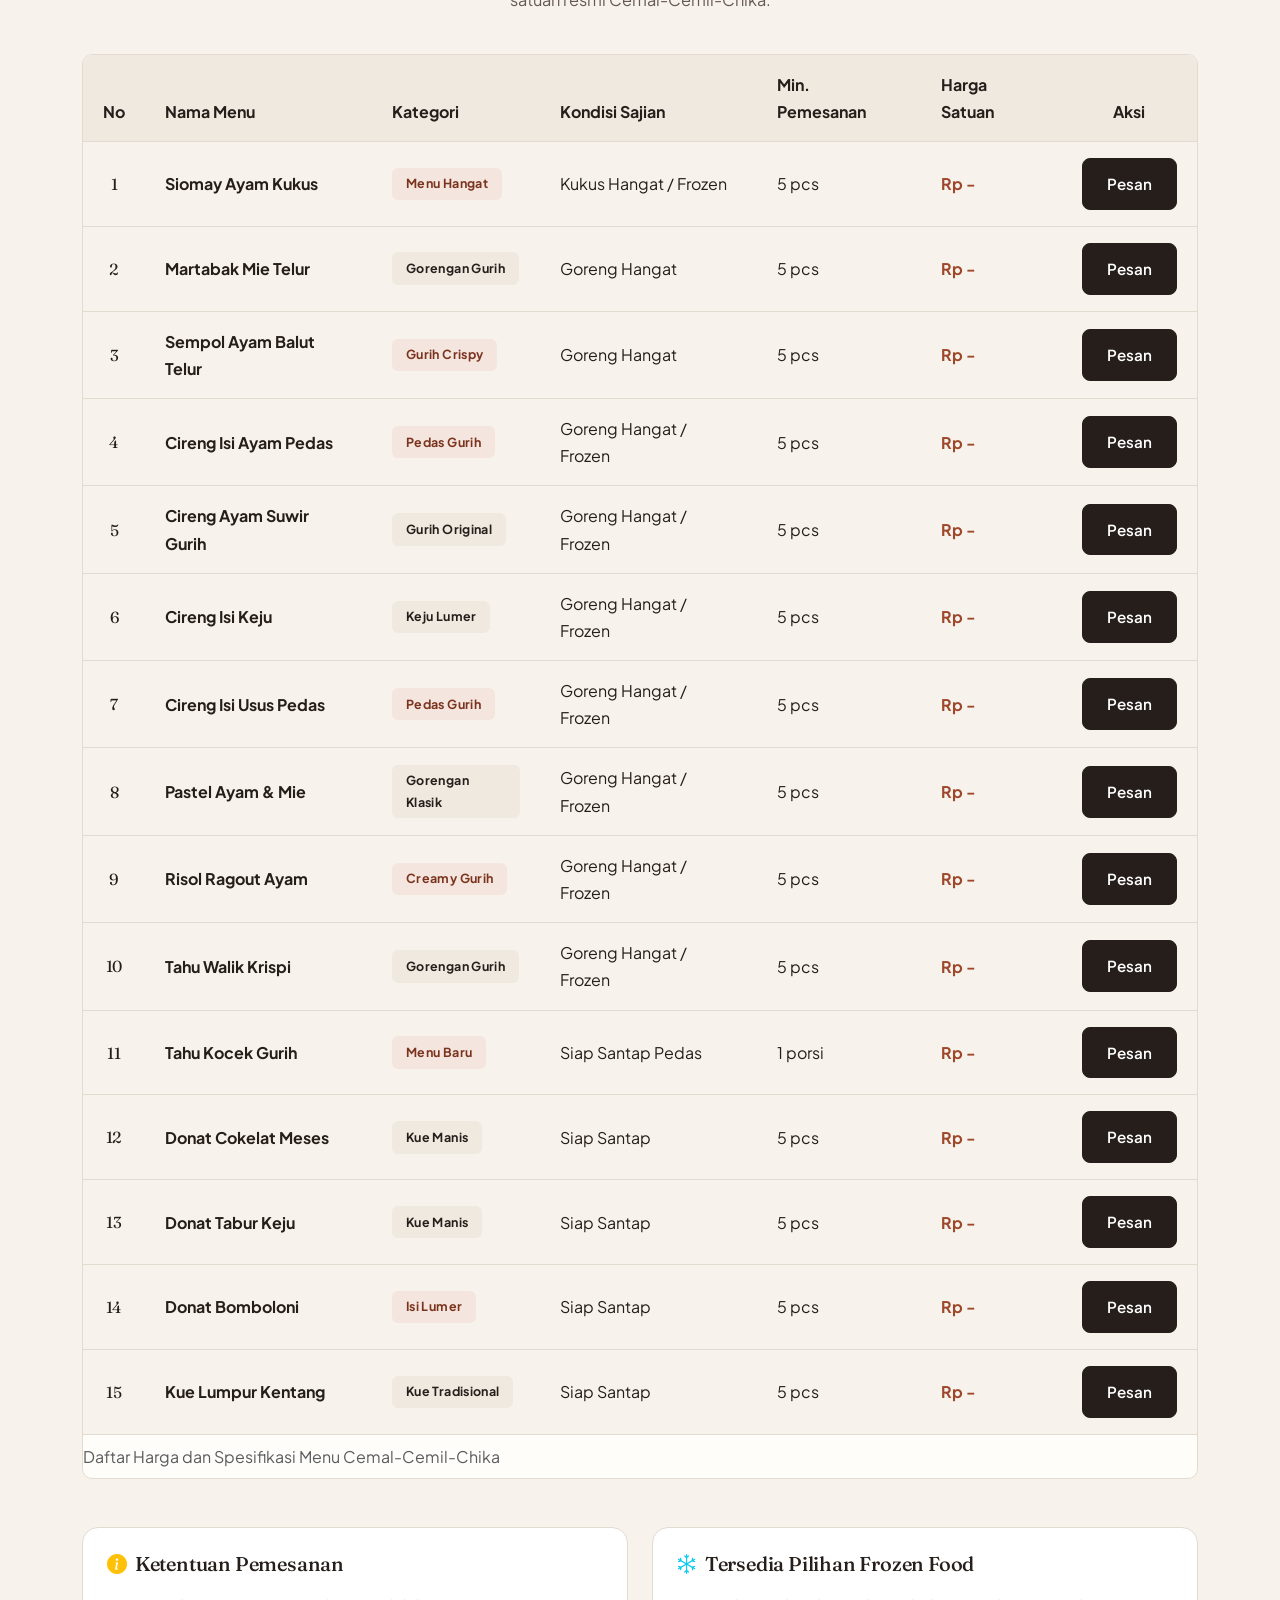
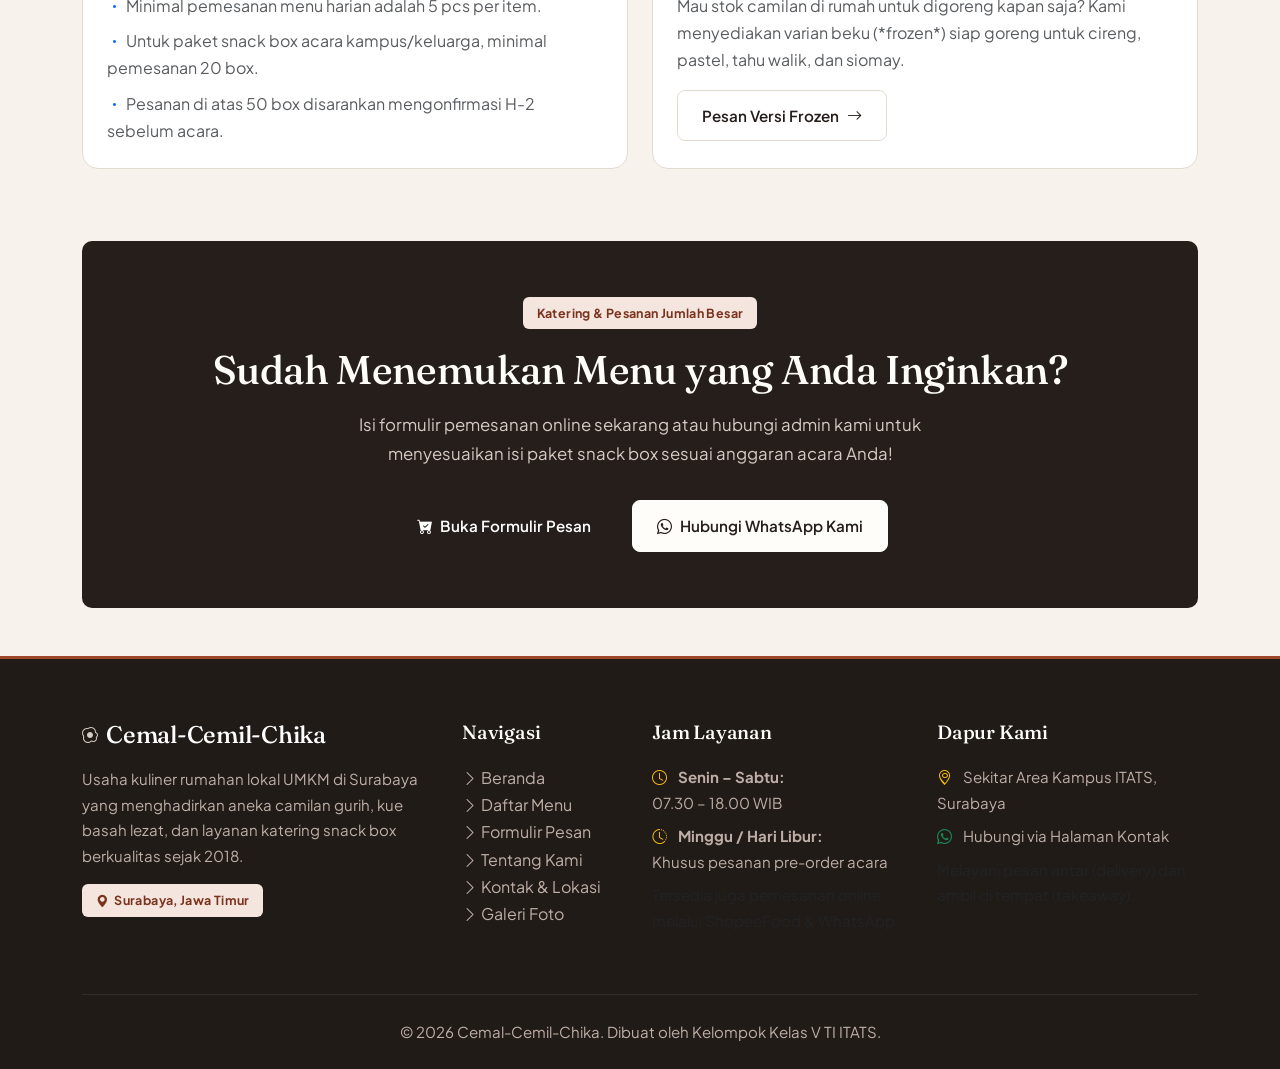
<file: menu.html>
<!doctype html>
<html lang="id">
  <head>
    <meta charset="UTF-8" />
    <meta name="viewport" content="width=device-width, initial-scale=1.0" />
    <meta name="color-scheme" content="light dark">

    <title>Daftar Menu &amp; Katalog Harga — Cemal-Cemil-Chika</title>
    <meta
      name="description"
      content="Katalog menu lengkap dan daftar harga camilan rumahan, kue basah lezat, dan paket snack box Cemal-Cemil-Chika di Surabaya. Higienis, terjangkau, dan 100% halal."
    />

    <!-- Bootstrap 5.3 CDN -->
    <link
      href="https://cdn.jsdelivr.net/npm/bootstrap@5.3.3/dist/css/bootstrap.min.css"
      rel="stylesheet"
    />
    <!-- Bootstrap Icons CDN -->
    <link
      rel="stylesheet"
      href="https://cdn.jsdelivr.net/npm/bootstrap-icons@1.11.3/font/bootstrap-icons.min.css"
    />
    <!-- Custom Stylesheet -->
    <link rel="stylesheet" href="css/style.css" />
  </head>

  <body>
    <!-- Aksesibilitas: Tautan Lewati ke Konten Utama -->
    <a href="#konten-utama">Lewati ke konten utama</a>

    <!-- Header & Navigasi -->
    <header>
      <nav
        class="navbar navbar-expand-lg chika-navbar"
        aria-label="Navigasi utama"
      >
        <div class="container">
          <a class="navbar-brand fw-bold" href="index.html">
            <span class="brand-icon"><i class="bi bi-egg-fried"></i></span>
            <span>Cemal-Cemil-Chika</span>
          </a>
          <button
            class="navbar-toggler"
            type="button"
            data-bs-toggle="collapse"
            data-bs-target="#menuUtama"
            aria-controls="menuUtama"
            aria-expanded="false"
            aria-label="Buka menu navigasi"
          >
            <span class="navbar-toggler-icon"></span>
          </button>
          <div class="collapse navbar-collapse" id="menuUtama">
            <ul class="navbar-nav ms-auto gap-lg-2">
              <li class="nav-item">
                <a class="nav-link" href="index.html">Beranda</a>
              </li>
              <li class="nav-item">
                <a class="nav-link active" href="menu.html" aria-current="page"
                  >Menu</a
                >
              </li>
              <li class="nav-item">
                <a class="nav-link" href="pesan.html">Pesan</a>
              </li>
              <li class="nav-item">
                <a class="nav-link" href="about.html">Tentang</a>
              </li>
              <li class="nav-item">
                <a class="nav-link" href="contact.html">Kontak</a>
              </li>
              <li class="nav-item">
                <a class="nav-link" href="image.html">Galeri</a>
              </li>
            </ul>
          </div>
        </div>
      </nav>
    </header>

    <!-- Konten Utama -->
    <main id="konten-utama">
      <!-- Page Hero Banner -->
      <section class="page-hero" aria-labelledby="judul-page-menu">
        <div class="container">
          <span class="badge-accent mb-3">
            <i class="bi bi-book-half"></i> Katalog Kuliner Dapur Chika
          </span>
          <h1 id="judul-page-menu" class="hero-title mb-3">
            Daftar Menu &amp; <span class="text-highlight">Katalog Harga</span>
          </h1>
        </div>
      </section>

      <!-- Katalog 15 Menu Cards -->
      <section
        class="section-padding bg-white"
        aria-labelledby="judul-koleksi-menu"
      >
        <div class="container">
          <div class="text-center mb-5">
            <span class="section-tag">Pilihan Lengkap</span>
            <h2 id="judul-koleksi-menu" class="section-title">
              Koleksi Camilan &amp; Hidangan Kami
            </h2>
            <p class="section-desc">
              Tersedia dalam kondisi siap santap hangat maupun kemasan beku
              (<em>frozen</em>) yang praktis digoreng sewaktu-waktu.
            </p>
          </div>

          <div class="row g-4">
            <!-- 1. Siomay Ayam Kukus -->
            <div class="col-md-6 col-lg-4">
              <article class="menu-card">
                <div class="menu-card-visual">
                  <img
                    src="img/menu/somay-ayam.jpeg"
                    alt="Siomay ayam kukus buatan rumah"
                    class="food-avatar"
                    width="400"
                    height="300"
                    loading="lazy"
                  />
                  <span class="badge-accent card-tag">Best Seller</span>
                </div>
                <div class="menu-card-body">
                  <h3 class="menu-card-title">Siomay Ayam Kukus</h3>
                  <p class="menu-card-desc">
                    Terbuat dari daging ayam pilihan dengan tekstur kenyal dan
                    lembut, disajikan hangat bersama saus istimewa.
                  </p>
                  <div class="menu-card-footer">
                    <div class="menu-price">Rp - <span>/ pcs</span></div>
                    <a
                      href="pesan.html"
                      class="btn-chika-primary btn-card-order"
                      aria-label="Pesan Siomay Ayam Kukus"
                    >
                      Pesan <i class="bi bi-arrow-right"></i>
                    </a>
                  </div>
                </div>
              </article>
            </div>

            <!-- 2. Martabak Mie Telur -->
            <div class="col-md-6 col-lg-4">
              <article class="menu-card">
                <div class="menu-card-visual">
                  <img
                    src="img/menu/martabak.jpeg"
                    alt="Martabak mie telur renyah gurih"
                    class="food-avatar"
                    width="400"
                    height="300"
                    loading="lazy"
                  />
                  <span class="badge-chika card-tag">Nostalgia</span>
                </div>
                <div class="menu-card-body">
                  <h3 class="menu-card-title">Martabak Mie Telur</h3>
                  <p class="menu-card-desc">
                    Kulit luar garing renyah dengan isian mie telur bumbu gurih,
                    nikmat dicocol saus petis dan cabai rawit segar.
                  </p>
                  <div class="menu-card-footer">
                    <div class="menu-price">Rp - <span>/ biji</span></div>
                    <a
                      href="pesan.html"
                      class="btn-chika-primary btn-card-order"
                      aria-label="Pesan Martabak Mie Telur"
                    >
                      Pesan <i class="bi bi-arrow-right"></i>
                    </a>
                  </div>
                </div>
              </article>
            </div>

            <!-- 3. Sempol Ayam Balut Telur -->
            <div class="col-md-6 col-lg-4">
              <article class="menu-card">
                <div class="menu-card-visual">
                  <img
                    src="img/menu/sempol.jpeg"
                    alt="Sempol ayam balut telur renyah"
                    class="food-avatar"
                    width="400"
                    height="300"
                    loading="lazy"
                  />
                  <span class="badge-accent card-tag">Favorit</span>
                </div>
                <div class="menu-card-body">
                  <h3 class="menu-card-title">Sempol Ayam Balut Telur</h3>
                  <p class="menu-card-desc">
                    Sempol daging ayam gurih bertekstur empuk yang digoreng
                    dengan balutan telur renyah dan saus racikan dapur.
                  </p>
                  <div class="menu-card-footer">
                    <div class="menu-price">Rp - <span>/ biji</span></div>
                    <a
                      href="pesan.html"
                      class="btn-chika-primary btn-card-order"
                      aria-label="Pesan Sempol Ayam Balut Telur"
                    >
                      Pesan <i class="bi bi-arrow-right"></i>
                    </a>
                  </div>
                </div>
              </article>
            </div>

            <!-- 4. Cireng Isi Ayam Pedas -->
            <div class="col-md-6 col-lg-4">
              <article class="menu-card">
                <div class="menu-card-visual">
                  <img
                    src="img/menu/cireng-isi-ayam-pedas.jpeg"
                    alt="Cireng isi ayam pedas"
                    class="food-avatar"
                    width="400"
                    height="300"
                    loading="lazy"
                  />
                  <span class="badge-accent card-tag">Pedas Nampol</span>
                </div>
                <div class="menu-card-body">
                  <h3 class="menu-card-title">Cireng Isi Ayam Pedas</h3>
                  <p class="menu-card-desc">
                    Kulit cireng kenyal renyah dengan isian daging ayam suwir
                    bumbu pedas gurih yang melimpah di setiap gigitan.
                  </p>
                  <div class="menu-card-footer">
                    <div class="menu-price">Rp - <span>/ biji</span></div>
                    <a
                      href="pesan.html"
                      class="btn-chika-primary btn-card-order"
                      aria-label="Pesan Cireng Isi Ayam Pedas"
                    >
                      Pesan <i class="bi bi-arrow-right"></i>
                    </a>
                  </div>
                </div>
              </article>
            </div>

            <!-- 5. Cireng Isi Ayam Suwir Gurih -->
            <div class="col-md-6 col-lg-4">
              <article class="menu-card">
                <div class="menu-card-visual">
                  <img
                    src="img/menu/cireng-isi-ayam-suwir.jpeg"
                    alt="Cireng isi ayam suwir original"
                    class="food-avatar"
                    width="400"
                    height="300"
                    loading="lazy"
                  />
                  <span class="badge-chika card-tag">Gurih Original</span>
                </div>
                <div class="menu-card-body">
                  <h3 class="menu-card-title">Cireng Ayam Suwir Gurih</h3>
                  <p class="menu-card-desc">
                    Pilihan cireng isi ayam suwir tanpa pedas dengan bumbu
                    rempah daun jeruk wangi yang gurih dan sedap.
                  </p>
                  <div class="menu-card-footer">
                    <div class="menu-price">Rp - <span>/ biji</span></div>
                    <a
                      href="pesan.html"
                      class="btn-chika-primary btn-card-order"
                      aria-label="Pesan Cireng Ayam Suwir"
                    >
                      Pesan <i class="bi bi-arrow-right"></i>
                    </a>
                  </div>
                </div>
              </article>
            </div>

            <!-- 6. Cireng Isi Keju Lumer -->
            <div class="col-md-6 col-lg-4">
              <article class="menu-card">
                <div class="menu-card-visual">
                  <img
                    src="img/menu/cireng-isi-keju.jpeg"
                    alt="Cireng isi keju lumer"
                    class="food-avatar"
                    width="400"
                    height="300"
                    loading="lazy"
                  />
                  <span class="badge-chika card-tag">Keju Lumer</span>
                </div>
                <div class="menu-card-body">
                  <h3 class="menu-card-title">Cireng Isi Keju</h3>
                  <p class="menu-card-desc">
                    Kombinasi kenyalnya cireng dengan keju gurih yang meleleh
                    hangat saat disantap selagi baru matang.
                  </p>
                  <div class="menu-card-footer">
                    <div class="menu-price">Rp - <span>/ biji</span></div>
                    <a
                      href="pesan.html"
                      class="btn-chika-primary btn-card-order"
                      aria-label="Pesan Cireng Keju"
                    >
                      Pesan <i class="bi bi-arrow-right"></i>
                    </a>
                  </div>
                </div>
              </article>
            </div>

            <!-- 7. Cireng Isi Usus Pedas -->
            <div class="col-md-6 col-lg-4">
              <article class="menu-card">
                <div class="menu-card-visual">
                  <img
                    src="img/menu/cireng-isi-usus.jpeg"
                    alt="Cireng isi usus pedas"
                    class="food-avatar"
                    width="400"
                    height="300"
                    loading="lazy"
                  />
                  <span class="badge-accent card-tag">Pedas Gurih</span>
                </div>
                <div class="menu-card-body">
                  <h3 class="menu-card-title">Cireng Isi Usus Pedas</h3>
                  <p class="menu-card-desc">
                    Isian usus ayam olahan bersih yang ditumis bumbu pedas
                    meresap, dibalut adonan cireng garing di luar.
                  </p>
                  <div class="menu-card-footer">
                    <div class="menu-price">Rp - <span>/ biji</span></div>
                    <a
                      href="pesan.html"
                      class="btn-chika-primary btn-card-order"
                      aria-label="Pesan Cireng Usus Pedas"
                    >
                      Pesan <i class="bi bi-arrow-right"></i>
                    </a>
                  </div>
                </div>
              </article>
            </div>

            <!-- 8. Pastel Isi Ayam & Mie -->
            <div class="col-md-6 col-lg-4">
              <article class="menu-card">
                <div class="menu-card-visual">
                  <img
                    src="img/menu/pastel-isi-ayam-dan-mie.jpeg"
                    alt="Pastel isi ayam dan mie"
                    class="food-avatar"
                    width="400"
                    height="300"
                    loading="lazy"
                  />
                  <span class="badge-chika card-tag">Klasik Renyah</span>
                </div>
                <div class="menu-card-body">
                  <h3 class="menu-card-title">Pastel Ayam &amp; Mie</h3>
                  <p class="menu-card-desc">
                    Pastel renyah berulir rapi dengan isian mie sedap, wortel,
                    dan suwiran ayam gurih, cocok untuk teman minum teh.
                  </p>
                  <div class="menu-card-footer">
                    <div class="menu-price">Rp - <span>/ biji</span></div>
                    <a
                      href="pesan.html"
                      class="btn-chika-primary btn-card-order"
                      aria-label="Pesan Pastel Ayam"
                    >
                      Pesan <i class="bi bi-arrow-right"></i>
                    </a>
                  </div>
                </div>
              </article>
            </div>

            <!-- 9. Risol Ragout Ayam -->
            <div class="col-md-6 col-lg-4">
              <article class="menu-card">
                <div class="menu-card-visual">
                  <img
                    src="img/menu/risol-rogout.jpeg"
                    alt="Risol ragout ayam sayur creamy"
                    class="food-avatar"
                    width="400"
                    height="300"
                    loading="lazy"
                  />
                  <span class="badge-accent card-tag">Creamy Gurih</span>
                </div>
                <div class="menu-card-body">
                  <h3 class="menu-card-title">Risol Ragout Ayam</h3>
                  <p class="menu-card-desc">
                    Risol berlapis tepung panir keemasan dengan isian ragout
                    ayam dan sayuran wortel yang lembut serta gurih.
                  </p>
                  <div class="menu-card-footer">
                    <div class="menu-price">Rp - <span>/ biji</span></div>
                    <a
                      href="pesan.html"
                      class="btn-chika-primary btn-card-order"
                      aria-label="Pesan Risol Ragout"
                    >
                      Pesan <i class="bi bi-arrow-right"></i>
                    </a>
                  </div>
                </div>
              </article>
            </div>

            <!-- 10. Tahu Walik Krispi -->
            <div class="col-md-6 col-lg-4">
              <article class="menu-card">
                <div class="menu-card-visual">
                  <img
                    src="img/menu/tahu-walik.jpeg"
                    alt="Tahu walik goreng krispi"
                    class="food-avatar"
                    width="400"
                    height="300"
                    loading="lazy"
                  />
                  <span class="badge-chika card-tag">Krispi Banget</span>
                </div>
                <div class="menu-card-body">
                  <h3 class="menu-card-title">Tahu Walik Krispi</h3>
                  <p class="menu-card-desc">
                    Tahu pong dibalik dengan isian adonan bakso ayam gurih
                    bertekstur krispi di luar dan kenyal di dalam.
                  </p>
                  <div class="menu-card-footer">
                    <div class="menu-price">Rp - <span>/ biji</span></div>
                    <a
                      href="pesan.html"
                      class="btn-chika-primary btn-card-order"
                      aria-label="Pesan Tahu Walik"
                    >
                      Pesan <i class="bi bi-arrow-right"></i>
                    </a>
                  </div>
                </div>
              </article>
            </div>

            <!-- 11. Tahu Kocek Gurih -->
            <div class="col-md-6 col-lg-4">
              <article class="menu-card">
                <div class="menu-card-visual">
                  <img
                    src="img/menu/tahu-kocek-menubaru.png"
                    alt="Tahu kocek bumbu pedas gurih"
                    class="food-avatar"
                    width="400"
                    height="300"
                    loading="lazy"
                  />
                  <span class="badge-accent card-tag">Menu Baru</span>
                </div>
                <div class="menu-card-body">
                  <h3 class="menu-card-title">Tahu Kocek Gurih</h3>
                  <p class="menu-card-desc">
                    Tahu goreng empuk dipadu ulekan cabai dan bumbu rempah gurih
                    khas yang bikin nagih setiap suapan.
                  </p>
                  <div class="menu-card-footer">
                    <div class="menu-price">Rp - <span>/ porsi</span></div>
                    <a
                      href="pesan.html"
                      class="btn-chika-primary btn-card-order"
                      aria-label="Pesan Tahu Kocek"
                    >
                      Pesan <i class="bi bi-arrow-right"></i>
                    </a>
                  </div>
                </div>
              </article>
            </div>

            <!-- 12. Donat Kentang Cokelat Meses -->
            <div class="col-md-6 col-lg-4">
              <article class="menu-card">
                <div class="menu-card-visual">
                  <img
                    src="img/menu/donat-coklat.jpeg"
                    alt="Donat kentang cokelat meses"
                    class="food-avatar"
                    width="400"
                    height="300"
                    loading="lazy"
                  />
                  <span class="badge-chika card-tag">Kue Manis</span>
                </div>
                <div class="menu-card-body">
                  <h3 class="menu-card-title">Donat Cokelat Meses</h3>
                  <p class="menu-card-desc">
                    Donat kentang empuk mengembang alami dengan olesan krim dan
                    taburan meses cokelat melimpah.
                  </p>
                  <div class="menu-card-footer">
                    <div class="menu-price">Rp - <span>/ biji</span></div>
                    <a
                      href="pesan.html"
                      class="btn-chika-primary btn-card-order"
                      aria-label="Pesan Donat Cokelat"
                    >
                      Pesan <i class="bi bi-arrow-right"></i>
                    </a>
                  </div>
                </div>
              </article>
            </div>

            <!-- 13. Donat Kentang Tabur Keju -->
            <div class="col-md-6 col-lg-4">
              <article class="menu-card">
                <div class="menu-card-visual">
                  <img
                    src="img/menu/donat-keju.jpeg"
                    alt="Donat kentang tabur keju parut"
                    class="food-avatar"
                    width="400"
                    height="300"
                    loading="lazy"
                  />
                  <span class="badge-chika card-tag">Kue Manis</span>
                </div>
                <div class="menu-card-body">
                  <h3 class="menu-card-title">Donat Tabur Keju</h3>
                  <p class="menu-card-desc">
                    Donat kentang empuk dengan olesan butter manis dan parutan
                    keju cheddar melimpah yang gurih manis pas.
                  </p>
                  <div class="menu-card-footer">
                    <div class="menu-price">Rp - <span>/ biji</span></div>
                    <a
                      href="pesan.html"
                      class="btn-chika-primary btn-card-order"
                      aria-label="Pesan Donat Keju"
                    >
                      Pesan <i class="bi bi-arrow-right"></i>
                    </a>
                  </div>
                </div>
              </article>
            </div>

            <!-- 14. Donat Bomboloni -->
            <div class="col-md-6 col-lg-4">
              <article class="menu-card">
                <div class="menu-card-visual">
                  <img
                    src="img/menu/donat-bomboloni.jpeg"
                    alt="Donat bomboloni isi selai lumer"
                    class="food-avatar"
                    width="400"
                    height="300"
                    loading="lazy"
                  />
                  <span class="badge-accent card-tag">Isi Lumer</span>
                </div>
                <div class="menu-card-body">
                  <h3 class="menu-card-title">Donat Bomboloni</h3>
                  <p class="menu-card-desc">
                    Donat tanpa lubang khas Italia bertekstur lembut dengan
                    taburan gula halus dan isian selai manis melimpah.
                  </p>
                  <div class="menu-card-footer">
                    <div class="menu-price">Rp - <span>/ biji</span></div>
                    <a
                      href="pesan.html"
                      class="btn-chika-primary btn-card-order"
                      aria-label="Pesan Donat Bomboloni"
                    >
                      Pesan <i class="bi bi-arrow-right"></i>
                    </a>
                  </div>
                </div>
              </article>
            </div>

            <!-- 15. Kue Lumpur Kentang -->
            <div class="col-md-6 col-lg-4">
              <article class="menu-card">
                <div class="menu-card-visual">
                  <img
                    src="img/menu/kue-lumpur.jpeg"
                    alt="Kue lumpur kentang tradisional"
                    class="food-avatar"
                    width="400"
                    height="300"
                    loading="lazy"
                  />
                  <span class="badge-chika card-tag">Kue Tradisional</span>
                </div>
                <div class="menu-card-body">
                  <h3 class="menu-card-title">Kue Lumpur Kentang</h3>
                  <p class="menu-card-desc">
                    Kue basah tradisional beraroma pandan dan vanila dengan
                    tekstur super lembut dan topping kismis manis.
                  </p>
                  <div class="menu-card-footer">
                    <div class="menu-price">Rp - <span>/ biji</span></div>
                    <a
                      href="pesan.html"
                      class="btn-chika-primary btn-card-order"
                      aria-label="Pesan Kue Lumpur"
                    >
                      Pesan <i class="bi bi-arrow-right"></i>
                    </a>
                  </div>
                </div>
              </article>
            </div>
          </div>
        </div>
      </section>

      <!-- Tabel Ringkasan Harga Menu -->
      <section class="section-padding" aria-labelledby="judul-tabel-harga">
        <div class="container">
          <div class="text-center mb-4">
            <span class="section-tag">Transparansi Harga</span>
            <h2 id="judul-tabel-harga" class="section-title">
              Tabel Daftar Harga &amp; Spesifikasi Menu
            </h2>
            <p class="section-desc">
              Informasi lengkap mengenai kategori sajian, kondisi penyajian, dan
              harga satuan resmi Cemal-Cemil-Chika.
            </p>
          </div>

          <div class="table-chika-wrapper table-responsive">
            <table class="table table-chika align-middle">
              <caption>Daftar Harga dan Spesifikasi Menu Cemal-Cemil-Chika</caption>
              <thead>
                <tr>
                  <th scope="col" class="text-center">No</th>
                  <th scope="col">Nama Menu</th>
                  <th scope="col">Kategori</th>
                  <th scope="col">Kondisi Sajian</th>
                  <th scope="col">Min. Pemesanan</th>
                  <th scope="col">Harga Satuan</th>
                  <th scope="col" class="text-center">Aksi</th>
                </tr>
              </thead>
              <tbody>
                <tr>
                  <td class="text-center font-fredoka">1</td>
                  <td><strong>Siomay Ayam Kukus</strong></td>
                  <td><span class="badge-accent">Menu Hangat</span></td>
                  <td>Kukus Hangat / Frozen</td>
                  <td>5 pcs</td>
                  <td class="price-col">Rp -</td>
                  <td class="text-center">
                    <a href="pesan.html" class="btn-chika-accent btn-card-order"
                      >Pesan</a
                    >
                  </td>
                </tr>
                <tr>
                  <td class="text-center font-fredoka">2</td>
                  <td><strong>Martabak Mie Telur</strong></td>
                  <td><span class="badge-chika">Gorengan Gurih</span></td>
                  <td>Goreng Hangat</td>
                  <td>5 pcs</td>
                  <td class="price-col">Rp -</td>
                  <td class="text-center">
                    <a href="pesan.html" class="btn-chika-accent btn-card-order"
                      >Pesan</a
                    >
                  </td>
                </tr>
                <tr>
                  <td class="text-center font-fredoka">3</td>
                  <td><strong>Sempol Ayam Balut Telur</strong></td>
                  <td><span class="badge-accent">Gurih Crispy</span></td>
                  <td>Goreng Hangat</td>
                  <td>5 pcs</td>
                  <td class="price-col">Rp -</td>
                  <td class="text-center">
                    <a href="pesan.html" class="btn-chika-accent btn-card-order"
                      >Pesan</a
                    >
                  </td>
                </tr>
                <tr>
                  <td class="text-center font-fredoka">4</td>
                  <td><strong>Cireng Isi Ayam Pedas</strong></td>
                  <td><span class="badge-accent">Pedas Gurih</span></td>
                  <td>Goreng Hangat / Frozen</td>
                  <td>5 pcs</td>
                  <td class="price-col">Rp -</td>
                  <td class="text-center">
                    <a href="pesan.html" class="btn-chika-accent btn-card-order"
                      >Pesan</a
                    >
                  </td>
                </tr>
                <tr>
                  <td class="text-center font-fredoka">5</td>
                  <td><strong>Cireng Ayam Suwir Gurih</strong></td>
                  <td><span class="badge-chika">Gurih Original</span></td>
                  <td>Goreng Hangat / Frozen</td>
                  <td>5 pcs</td>
                  <td class="price-col">Rp -</td>
                  <td class="text-center">
                    <a href="pesan.html" class="btn-chika-accent btn-card-order"
                      >Pesan</a
                    >
                  </td>
                </tr>
                <tr>
                  <td class="text-center font-fredoka">6</td>
                  <td><strong>Cireng Isi Keju</strong></td>
                  <td><span class="badge-chika">Keju Lumer</span></td>
                  <td>Goreng Hangat / Frozen</td>
                  <td>5 pcs</td>
                  <td class="price-col">Rp -</td>
                  <td class="text-center">
                    <a href="pesan.html" class="btn-chika-accent btn-card-order"
                      >Pesan</a
                    >
                  </td>
                </tr>
                <tr>
                  <td class="text-center font-fredoka">7</td>
                  <td><strong>Cireng Isi Usus Pedas</strong></td>
                  <td><span class="badge-accent">Pedas Gurih</span></td>
                  <td>Goreng Hangat / Frozen</td>
                  <td>5 pcs</td>
                  <td class="price-col">Rp -</td>
                  <td class="text-center">
                    <a href="pesan.html" class="btn-chika-accent btn-card-order"
                      >Pesan</a
                    >
                  </td>
                </tr>
                <tr>
                  <td class="text-center font-fredoka">8</td>
                  <td><strong>Pastel Ayam &amp; Mie</strong></td>
                  <td><span class="badge-chika">Gorengan Klasik</span></td>
                  <td>Goreng Hangat / Frozen</td>
                  <td>5 pcs</td>
                  <td class="price-col">Rp -</td>
                  <td class="text-center">
                    <a href="pesan.html" class="btn-chika-accent btn-card-order"
                      >Pesan</a
                    >
                  </td>
                </tr>
                <tr>
                  <td class="text-center font-fredoka">9</td>
                  <td><strong>Risol Ragout Ayam</strong></td>
                  <td><span class="badge-accent">Creamy Gurih</span></td>
                  <td>Goreng Hangat / Frozen</td>
                  <td>5 pcs</td>
                  <td class="price-col">Rp -</td>
                  <td class="text-center">
                    <a href="pesan.html" class="btn-chika-accent btn-card-order"
                      >Pesan</a
                    >
                  </td>
                </tr>
                <tr>
                  <td class="text-center font-fredoka">10</td>
                  <td><strong>Tahu Walik Krispi</strong></td>
                  <td><span class="badge-chika">Gorengan Gurih</span></td>
                  <td>Goreng Hangat / Frozen</td>
                  <td>5 pcs</td>
                  <td class="price-col">Rp -</td>
                  <td class="text-center">
                    <a href="pesan.html" class="btn-chika-accent btn-card-order"
                      >Pesan</a
                    >
                  </td>
                </tr>
                <tr>
                  <td class="text-center font-fredoka">11</td>
                  <td><strong>Tahu Kocek Gurih</strong></td>
                  <td><span class="badge-accent">Menu Baru</span></td>
                  <td>Siap Santap Pedas</td>
                  <td>1 porsi</td>
                  <td class="price-col">Rp -</td>
                  <td class="text-center">
                    <a href="pesan.html" class="btn-chika-accent btn-card-order"
                      >Pesan</a
                    >
                  </td>
                </tr>
                <tr>
                  <td class="text-center font-fredoka">12</td>
                  <td><strong>Donat Cokelat Meses</strong></td>
                  <td><span class="badge-chika">Kue Manis</span></td>
                  <td>Siap Santap</td>
                  <td>5 pcs</td>
                  <td class="price-col">Rp -</td>
                  <td class="text-center">
                    <a href="pesan.html" class="btn-chika-accent btn-card-order"
                      >Pesan</a
                    >
                  </td>
                </tr>
                <tr>
                  <td class="text-center font-fredoka">13</td>
                  <td><strong>Donat Tabur Keju</strong></td>
                  <td><span class="badge-chika">Kue Manis</span></td>
                  <td>Siap Santap</td>
                  <td>5 pcs</td>
                  <td class="price-col">Rp -</td>
                  <td class="text-center">
                    <a href="pesan.html" class="btn-chika-accent btn-card-order"
                      >Pesan</a
                    >
                  </td>
                </tr>
                <tr>
                  <td class="text-center font-fredoka">14</td>
                  <td><strong>Donat Bomboloni</strong></td>
                  <td><span class="badge-accent">Isi Lumer</span></td>
                  <td>Siap Santap</td>
                  <td>5 pcs</td>
                  <td class="price-col">Rp -</td>
                  <td class="text-center">
                    <a href="pesan.html" class="btn-chika-accent btn-card-order"
                      >Pesan</a
                    >
                  </td>
                </tr>
                <tr>
                  <td class="text-center font-fredoka">15</td>
                  <td><strong>Kue Lumpur Kentang</strong></td>
                  <td><span class="badge-chika">Kue Tradisional</span></td>
                  <td>Siap Santap</td>
                  <td>5 pcs</td>
                  <td class="price-col">Rp -</td>
                  <td class="text-center">
                    <a href="pesan.html" class="btn-chika-accent btn-card-order"
                      >Pesan</a
                    >
                  </td>
                </tr>
              </tbody>
            </table>
          </div>

          <!-- Info Tambahan Catatan Pemesanan -->
          <div class="row g-4 mt-4">
            <div class="col-md-6">
              <div class="bg-white p-4 rounded-4 border h-100">
                <h3 class="h5 text-primary-dark mb-3">
                  <i class="bi bi-info-circle-fill text-warning me-2"></i
                  >Ketentuan Pemesanan
                </h3>
                <ul
                  class="list-unstyled d-flex flex-column gap-2 text-muted mb-0"
                >
                  <li>
                    <i class="bi bi-dot text-primary"></i> Minimal pemesanan
                    menu harian adalah 5 pcs per item.
                  </li>
                  <li>
                    <i class="bi bi-dot text-primary"></i> Untuk paket snack box
                    acara kampus/keluarga, minimal pemesanan 20 box.
                  </li>
                  <li>
                    <i class="bi bi-dot text-primary"></i> Pesanan di atas 50
                    box disarankan mengonfirmasi H-2 sebelum acara.
                  </li>
                </ul>
              </div>
            </div>
            <div class="col-md-6">
              <div class="bg-white p-4 rounded-4 border h-100">
                <h3 class="h5 text-primary-dark mb-3">
                  <i class="bi bi-snow text-info me-2"></i>Tersedia Pilihan
                  Frozen Food
                </h3>
                <p class="text-muted mb-3">
                  Mau stok camilan di rumah untuk digoreng kapan saja? Kami
                  menyediakan varian beku (*frozen*) siap goreng untuk cireng,
                  pastel, tahu walik, dan siomay.
                </p>
                <a href="pesan.html" class="btn-chika-outline btn-card-order"
                  >Pesan Versi Frozen <i class="bi bi-arrow-right"></i
                ></a>
              </div>
            </div>
          </div>
        </div>
      </section>

      <!-- Call to Action Banner -->
      <section class="container pb-5" aria-labelledby="judul-menu-cta">
        <div class="cta-box">
          <span class="badge-accent mb-3"
            >Katering &amp; Pesanan Jumlah Besar</span
          >
          <h2 id="judul-menu-cta">Sudah Menemukan Menu yang Anda Inginkan?</h2>
          <p>
            Isi formulir pemesanan online sekarang atau hubungi admin kami untuk
            menyesuaikan isi paket snack box sesuai anggaran acara Anda!
          </p>
          <div class="d-flex flex-wrap justify-content-center gap-3">
            <a href="pesan.html" class="btn-chika-accent">
              <i class="bi bi-cart-check-fill"></i> Buka Formulir Pesan
            </a>
            <a href="contact.html" class="btn-chika-light">
              <i class="bi bi-whatsapp"></i> Hubungi WhatsApp Kami
            </a>
          </div>
        </div>
      </section>
    </main>

    <!-- Footer -->
    <footer class="chika-footer">
      <div class="container">
        <div class="row g-4 justify-content-between">
          <!-- Kolom 1: Profil Usaha -->
          <div class="col-lg-4 col-md-6">
            <div class="d-flex align-items-center gap-2 mb-3">
              <span class="brand-icon"><i class="bi bi-egg-fried"></i></span>
              <span class="h4 mb-0 text-white font-fredoka"
                >Cemal-Cemil-Chika</span
              >
            </div>
            <p>
              Usaha kuliner rumahan lokal UMKM di Surabaya yang menghadirkan
              aneka camilan gurih, kue basah lezat, dan layanan katering snack
              box berkualitas sejak 2018.
            </p>
            <div class="d-flex gap-2 mt-3">
              <span class="badge-accent"
                ><i class="bi bi-geo-alt-fill"></i> Surabaya, Jawa Timur</span
              >
            </div>
          </div>

          <!-- Kolom 2: Navigasi Cepat -->
          <div class="col-lg-2 col-md-6">
            <h3>Navigasi</h3>
            <ul class="footer-links">
              <li>
                <a href="index.html"
                  ><i class="bi bi-chevron-right"></i> Beranda</a
                >
              </li>
              <li>
                <a href="menu.html"
                  ><i class="bi bi-chevron-right"></i> Daftar Menu</a
                >
              </li>
              <li>
                <a href="pesan.html"
                  ><i class="bi bi-chevron-right"></i> Formulir Pesan</a
                >
              </li>
              <li>
                <a href="about.html"
                  ><i class="bi bi-chevron-right"></i> Tentang Kami</a
                >
              </li>
              <li>
                <a href="contact.html"
                  ><i class="bi bi-chevron-right"></i> Kontak &amp; Lokasi</a
                >
              </li>
              <li>
                <a href="image.html"
                  ><i class="bi bi-chevron-right"></i> Galeri Foto</a
                >
              </li>
            </ul>
          </div>

          <!-- Kolom 3: Jam Layanan -->
          <div class="col-lg-3 col-md-6">
            <h3>Jam Layanan</h3>
            <p class="mb-2">
              <i class="bi bi-clock me-2 text-warning"></i>
              <strong>Senin – Sabtu:</strong><br />07.30 – 18.00 WIB
            </p>
            <p class="mb-2">
              <i class="bi bi-clock-history me-2 text-warning"></i>
              <strong>Minggu / Hari Libur:</strong><br />Khusus pesanan
              pre-order acara
            </p>
            <p class="small text-muted mt-2">
              Tersedia juga pemesanan online melalui ShopeeFood &amp; WhatsApp.
            </p>
          </div>

          <!-- Kolom 4: Info Kampus & Kontak -->
          <div class="col-lg-3 col-md-6">
            <h3>Dapur Kami</h3>
            <p class="mb-2">
              <i class="bi bi-geo-alt me-2 text-warning"></i> Sekitar Area
              Kampus ITATS, Surabaya
            </p>
            <p class="mb-2">
              <i class="bi bi-whatsapp me-2 text-success"></i> Hubungi via
              Halaman Kontak
            </p>
            <p class="small text-muted">
              Melayani pesan antar (delivery) dan ambil di tempat (takeaway).
            </p>
          </div>
        </div>

        <!-- Copyright Bottom Bar -->
        <div class="footer-bottom">
          <p class="mb-0">
            &copy; 2026 Cemal-Cemil-Chika. Dibuat oleh Kelompok Kelas V TI
            ITATS.
          </p>
        </div>
      </div>
    </footer>

    <!-- Bootstrap 5.3 Bundle JS -->
    <script src="https://cdn.jsdelivr.net/npm/bootstrap@5.3.3/dist/js/bootstrap.bundle.min.js"></script>
  </body>
</html>
</file>
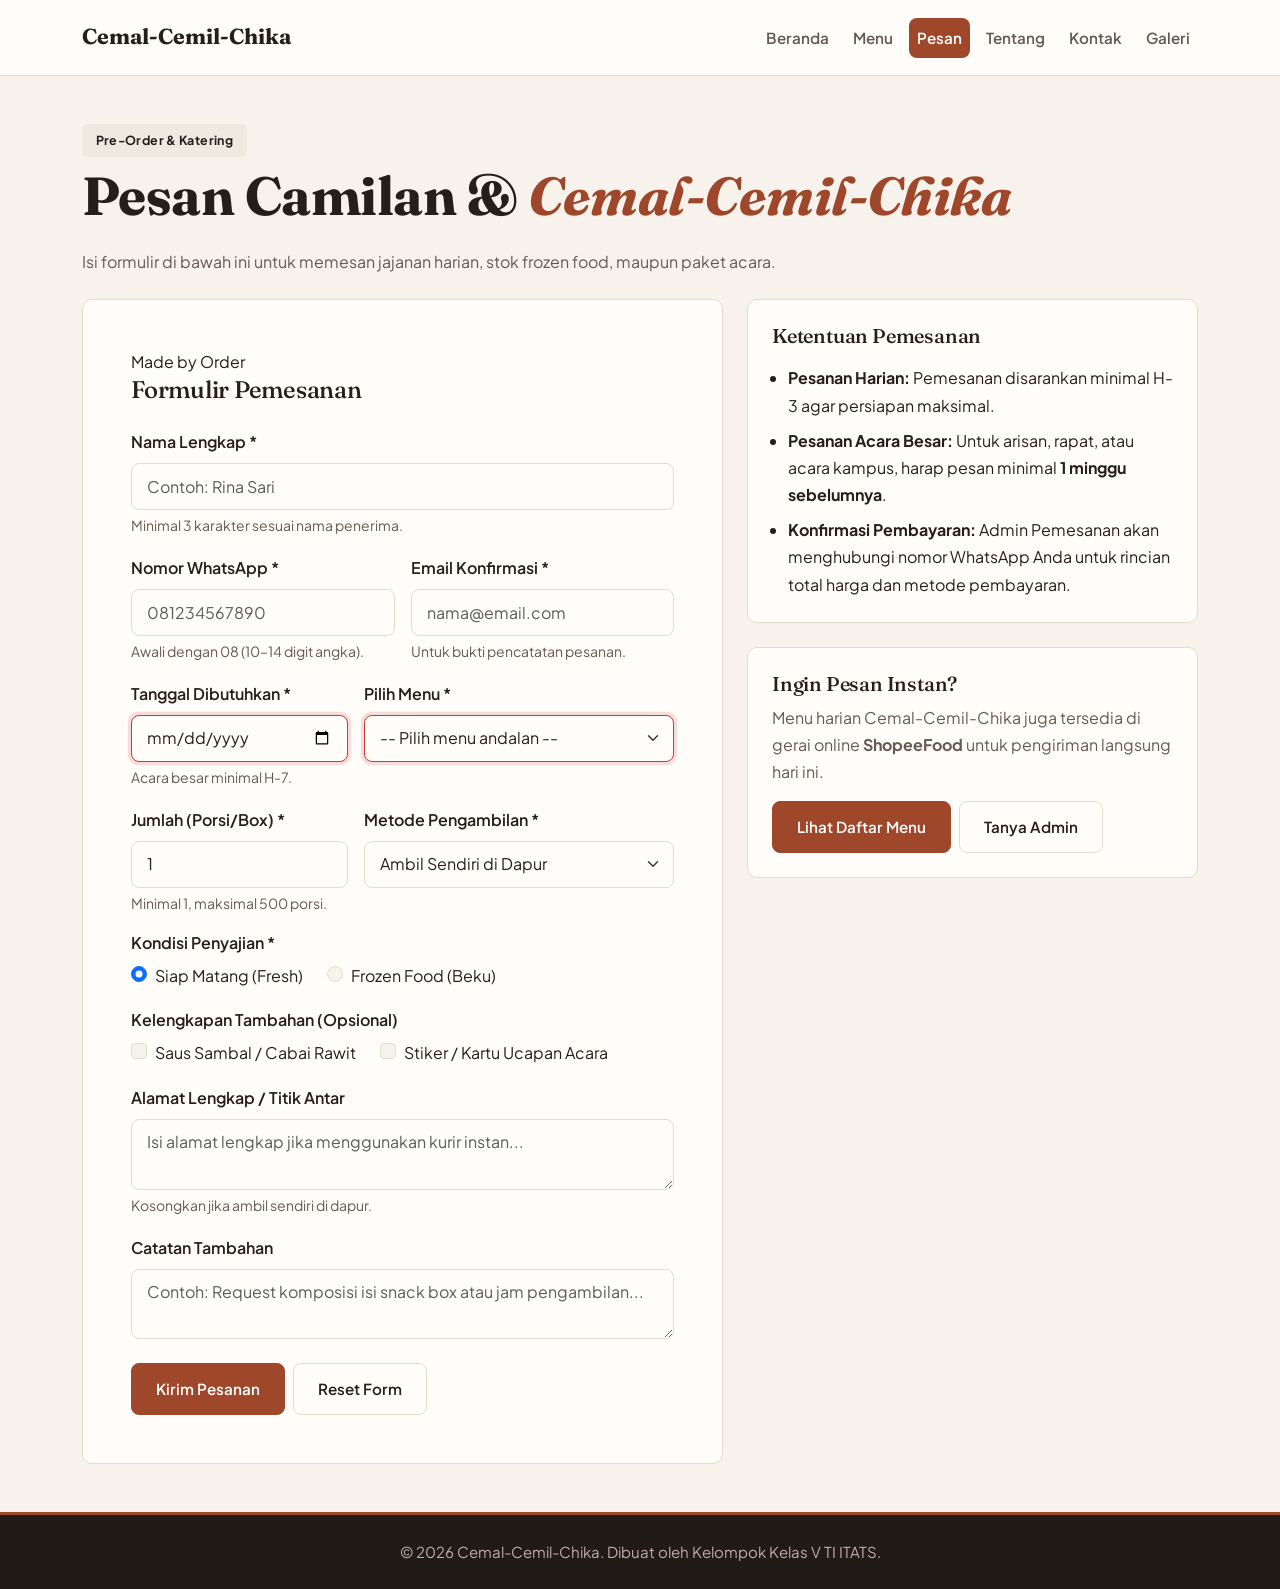
<file: pesan.html>
<!doctype html>
<html lang="id">

<head>
    <meta charset="UTF-8">
    <meta name="viewport" content="width=device-width, initial-scale=1.0">
    <meta name="color-scheme" content="light dark">
    <title>Pesan Sekarang — Cemal-Cemil-Chika</title>
    <meta name="description"
        content="Formulir pemesanan camilan rumahan, frozen food, dan paket katering acara di Cemal-Cemil-Chika.">
    <link href="https://cdn.jsdelivr.net/npm/bootstrap@5.3.3/dist/css/bootstrap.min.css" rel="stylesheet">
    <link rel="stylesheet" href="css/style.css">
</head>

<body>
    <a href="#konten-utama">Lewati ke konten utama</a>

    <header>
        <nav class="navbar navbar-expand-lg chika-navbar" aria-label="Navigasi utama">
            <div class="container">
                <a class="navbar-brand fw-bold d-flex align-items-center gap-2" href="index.html">
                    Cemal-Cemil-Chika
                </a>
                <button class="navbar-toggler" type="button" data-bs-toggle="collapse" data-bs-target="#menuUtama"
                    aria-controls="menuUtama" aria-expanded="false" aria-label="Buka menu navigasi">
                    <span class="navbar-toggler-icon"></span>
                </button>
                <div class="collapse navbar-collapse" id="menuUtama">
                    <ul class="navbar-nav ms-auto gap-lg-2">
                        <li class="nav-item"><a class="nav-link" href="index.html">Beranda</a></li>
                        <li class="nav-item"><a class="nav-link" href="menu.html">Menu</a></li>
                        <li class="nav-item"><a class="nav-link active" href="pesan.html" aria-current="page">Pesan</a>
                        </li>
                        <li class="nav-item"><a class="nav-link" href="about.html">Tentang</a></li>
                        <li class="nav-item"><a class="nav-link" href="contact.html">Kontak</a></li>
                        <li class="nav-item"><a class="nav-link" href="image.html">Galeri</a></li>
                    </ul>
                </div>
            </div>
        </nav>
    </header>

    <main id="konten-utama" class="py-5">
        <div class="container">
            <section class="mb-4" aria-labelledby="judul-pesan">
                <span class="chika-badge mb-2">Pre-Order &amp; Katering</span>
                <h1 class="hero-title">Pesan Camilan &amp; <span class="text-highlight">Cemal-Cemil-Chika</span></h1>
                <p class="chika-muted mb-0">
                    Isi formulir di bawah ini untuk memesan jajanan harian, stok frozen food, maupun paket acara.
                </p>
            </section>

            <div class="row g-4 align-items-start">
                <div class="col-lg-7">
                    <section class="chika-card p-4 p-md-5" aria-labelledby="judul-form-order">
                        <span class="chika-card-tag">Made by Order</span>
                        <h2 id="judul-form-order" class="h4 mb-4">Formulir Pemesanan</h2>

                        <form action="terima-kasih.html" method="get">
                            <div class="mb-3">
                                <label for="namaPemesan" class="form-label fw-semibold">Nama Lengkap *</label>
                                <input type="text" class="form-control chika-input" id="namaPemesan" name="nama"
                                    autocomplete="name" minlength="3" aria-describedby="bantuanNama"
                                    placeholder="Contoh: Rina Sari" required>
                                <div id="bantuanNama" class="form-text chika-muted">Minimal 3 karakter sesuai nama
                                    penerima.</div>
                            </div>

                            <div class="row g-3 mb-3">
                                <div class="col-md-6">
                                    <label for="noWa" class="form-label fw-semibold">Nomor WhatsApp *</label>
                                    <input type="tel" class="form-control chika-input" id="noWa" name="whatsapp"
                                        autocomplete="tel" inputmode="tel" pattern="^08[0-9]{8,12}$"
                                        aria-describedby="bantuanWa" placeholder="081234567890" required>
                                    <div id="bantuanWa" class="form-text chika-muted">Awali dengan 08 (10–14 digit
                                        angka).</div>
                                </div>
                                <div class="col-md-6">
                                    <label for="emailPemesan" class="form-label fw-semibold">Email Konfirmasi *</label>
                                    <input type="email" class="form-control chika-input" id="emailPemesan" name="email"
                                        autocomplete="email" inputmode="email" aria-describedby="bantuanEmail"
                                        placeholder="nama@email.com" required>
                                    <div id="bantuanEmail" class="form-text chika-muted">Untuk bukti pencatatan pesanan.
                                    </div>
                                </div>
                            </div>

                            <div class="row g-3 mb-3">
                                <div class="col-md-5">
                                    <label for="tanggalAmbil" class="form-label fw-semibold">Tanggal Dibutuhkan
                                        *</label>
                                    <input type="date" class="form-control chika-input" id="tanggalAmbil" name="tanggal"
                                        aria-describedby="bantuanTanggal" required>
                                    <div id="bantuanTanggal" class="form-text chika-muted">Acara besar minimal H-7.
                                    </div>
                                </div>
                                <div class="col-md-7">
                                    <label for="pilihanMenu" class="form-label fw-semibold">Pilih Menu *</label>
                                    <select class="form-select chika-input" id="pilihanMenu" name="menu" required>
                                        <option value="" selected disabled>-- Pilih menu andalan --</option>
                                        <option value="Martabak Mie">Martabak Mie</option>
                                        <option value="Siomay Ayam">Siomay Ayam</option>
                                        <option value="Donat Cokelat">Donat Cokelat</option>
                                        <option value="Pastel Ayam Sayur">Pastel Ayam Sayur</option>
                                        <option value="Risoles Mayo">Risoles Mayo</option>
                                        <option value="Paket Snack Box Acara">Paket Snack Box Acara (Custom)</option>
                                    </select>
                                </div>
                            </div>

                            <div class="row g-3 mb-3">
                                <div class="col-md-5">
                                    <label for="jumlahPorsi" class="form-label fw-semibold">Jumlah (Porsi/Box) *</label>
                                    <input type="number" class="form-control chika-input" id="jumlahPorsi" name="jumlah"
                                        inputmode="numeric" min="1" max="500" value="1" aria-describedby="bantuanJumlah"
                                        required>
                                    <div id="bantuanJumlah" class="form-text chika-muted">Minimal 1, maksimal 500 porsi.
                                    </div>
                                </div>
                                <div class="col-md-7">
                                    <label for="metodeKirim" class="form-label fw-semibold">Metode Pengambilan *</label>
                                    <select class="form-select chika-input" id="metodeKirim" name="pengiriman" required>
                                        <option value="Ambil Sendiri di Dapur">Ambil Sendiri di Dapur</option>
                                        <option value="Kirim Kurir Instan (Area Surabaya)">Kirim Kurir Instan (Area
                                            Surabaya)</option>
                                    </select>
                                </div>
                            </div>

                            <fieldset class="mb-3 chika-check-group">
                                <legend class="col-form-label fw-semibold pt-0">Kondisi Penyajian *</legend>
                                <div class="d-flex flex-wrap gap-4">
                                    <div class="form-check">
                                        <input class="form-check-input" type="radio" name="kondisi" id="kondisiMatang"
                                            value="Siap Matang" checked>
                                        <label class="form-check-label" for="kondisiMatang">Siap Matang (Fresh)</label>
                                    </div>
                                    <div class="form-check">
                                        <input class="form-check-input" type="radio" name="kondisi" id="kondisiFrozen"
                                            value="Frozen Food">
                                        <label class="form-check-label" for="kondisiFrozen">Frozen Food (Beku)</label>
                                    </div>
                                </div>
                            </fieldset>

                            <fieldset class="mb-3 chika-check-group">
                                <legend class="col-form-label fw-semibold pt-0">Kelengkapan Tambahan (Opsional)</legend>
                                <div class="d-flex flex-wrap gap-4">
                                    <div class="form-check">
                                        <input class="form-check-input" type="checkbox" name="ekstra" id="ekstraSambal"
                                            value="Saus Sambal Ekstra">
                                        <label class="form-check-label" for="ekstraSambal">Saus Sambal / Cabai
                                            Rawit</label>
                                    </div>
                                    <div class="form-check">
                                        <input class="form-check-input" type="checkbox" name="ekstra" id="ekstraStiker"
                                            value="Kartu Ucapan Acara">
                                        <label class="form-check-label" for="ekstraStiker">Stiker / Kartu Ucapan
                                            Acara</label>
                                    </div>
                                </div>
                            </fieldset>

                            <div class="mb-3">
                                <label for="alamatKirim" class="form-label fw-semibold">Alamat Lengkap / Titik
                                    Antar</label>
                                <textarea class="form-control chika-input" id="alamatKirim" name="alamat" rows="2"
                                    autocomplete="street-address" aria-describedby="bantuanAlamat"
                                    placeholder="Isi alamat lengkap jika menggunakan kurir instan..."></textarea>
                                <div id="bantuanAlamat" class="form-text chika-muted">Kosongkan jika ambil sendiri di
                                    dapur.</div>
                            </div>

                            <div class="mb-4">
                                <label for="catatanOrder" class="form-label fw-semibold">Catatan Tambahan</label>
                                <textarea class="form-control chika-input" id="catatanOrder" name="catatan" rows="2"
                                    placeholder="Contoh: Request komposisi isi snack box atau jam pengambilan..."></textarea>
                            </div>

                            <div class="d-flex flex-wrap gap-2">
                                <button type="submit" class="btn-chika-primary">Kirim Pesanan</button>
                                <button type="reset" class="btn-chika-outline">Reset Form</button>
                            </div>
                        </form>
                    </section>
                </div>

                <aside class="col-lg-5" aria-labelledby="judul-info-order">
                    <div class="chika-card p-4 mb-4">
                        <h2 id="judul-info-order" class="h5 mb-3">Ketentuan Pemesanan</h2>
                        <ul class="ps-3 mb-0 d-grid gap-2">
                            <li><strong>Pesanan Harian:</strong> Pemesanan disarankan minimal H-3 agar persiapan maksimal.</li>
                            <li><strong>Pesanan Acara Besar:</strong> Untuk arisan, rapat, atau acara kampus, harap
                                pesan minimal <strong>1 minggu sebelumnya</strong>.</li>
                            <li><strong>Konfirmasi Pembayaran:</strong> Admin Pemesanan akan menghubungi nomor WhatsApp
                                Anda untuk rincian total harga dan metode pembayaran.</li>
                        </ul>
                    </div>

                    <div class="chika-card p-4">
                        <h3 class="h5 mb-2">Ingin Pesan Instan?</h3>
                        <p class="chika-muted mb-3">
                            Menu harian Cemal-Cemil-Chika juga tersedia di gerai online <strong>ShopeeFood</strong>
                            untuk pengiriman langsung hari ini.
                        </p>
                        <div class="d-flex flex-wrap gap-2">
                            <a href="menu.html" class="btn-chika-primary">Lihat Daftar Menu</a>
                            <a href="contact.html" class="btn-chika-outline">Tanya Admin</a>
                        </div>
                    </div>
                </aside>
            </div>
        </div>
    </main>

    <footer class="chika-footer py-4 text-center">
        <div class="container">
            <p class="mb-0">&copy; 2026 Cemal-Cemil-Chika. Dibuat oleh Kelompok Kelas V TI ITATS.</p>
        </div>
    </footer>

    <script src="https://cdn.jsdelivr.net/npm/bootstrap@5.3.3/dist/js/bootstrap.bundle.min.js"></script>
</body>

</html>
</file>
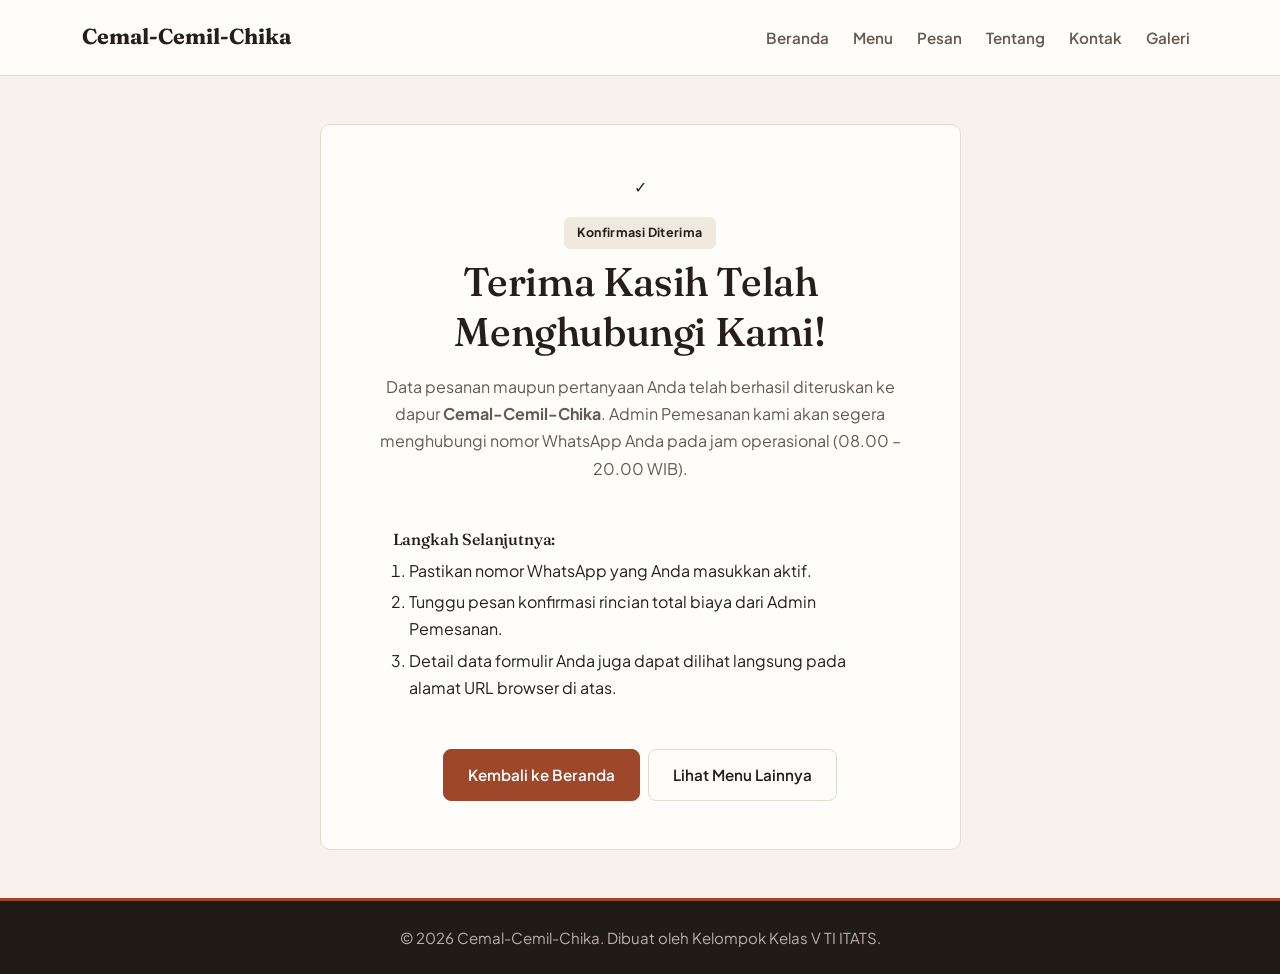
<file: terima-kasih.html>
<!doctype html>
<html lang="id">

<head>
    <meta charset="UTF-8">
    <meta name="viewport" content="width=device-width, initial-scale=1.0">
    <meta name="color-scheme" content="light dark">
    <title>Terima Kasih — Cemal-Cemil-Chika</title>
    <meta name="description"
        content="Konfirmasi penerimaan pesanan dan pesan Anda di dapur kuliner rumahan Cemal-Cemil-Chika.">
    <link href="https://cdn.jsdelivr.net/npm/bootstrap@5.3.3/dist/css/bootstrap.min.css" rel="stylesheet">
    <link rel="stylesheet" href="css/style.css">
</head>

<body>
    <a href="#konten-utama">Lewati ke konten utama</a>

    <header>
        <nav class="navbar navbar-expand-lg chika-navbar" aria-label="Navigasi utama">
            <div class="container">
                <a class="navbar-brand fw-bold d-flex align-items-center gap-2" href="index.html">
                    Cemal-Cemil-Chika
                </a>
                <button class="navbar-toggler" type="button" data-bs-toggle="collapse" data-bs-target="#menuUtama"
                    aria-controls="menuUtama" aria-expanded="false" aria-label="Buka menu navigasi">
                    <span class="navbar-toggler-icon"></span>
                </button>
                <div class="collapse navbar-collapse" id="menuUtama">
                    <ul class="navbar-nav ms-auto gap-lg-2">
                        <li class="nav-item"><a class="nav-link" href="index.html">Beranda</a></li>
                        <li class="nav-item"><a class="nav-link" href="menu.html">Menu</a></li>
                        <li class="nav-item"><a class="nav-link" href="pesan.html">Pesan</a></li>
                        <li class="nav-item"><a class="nav-link" href="about.html">Tentang</a></li>
                        <li class="nav-item"><a class="nav-link" href="contact.html">Kontak</a></li>
                        <li class="nav-item"><a class="nav-link" href="image.html">Galeri</a></li>
                    </ul>
                </div>
            </div>
        </nav>
    </header>

    <main id="konten-utama" class="py-5 d-flex align-items-center">
        <div class="container">
            <div class="row justify-content-center">
                <div class="col-lg-7">
                    <section class="chika-card p-4 p-md-5 text-center" aria-labelledby="judul-terima-kasih">
                        <div class="chika-check-circle mx-auto mb-3 d-flex align-items-center justify-content-center rounded-circle"
                            aria-hidden="true">
                            &#10003;
                        </div>

                        <span class="chika-badge mb-2">Konfirmasi Diterima</span>
                        <h1 id="judul-terima-kasih" class="mb-3">Terima Kasih Telah Menghubungi Kami!</h1>

                        <p class="chika-muted mb-4">
                            Data pesanan maupun pertanyaan Anda telah berhasil diteruskan ke dapur
                            <strong>Cemal-Cemil-Chika</strong>. Admin Pemesanan kami akan segera menghubungi nomor
                            WhatsApp Anda pada jam operasional (08.00 – 20.00 WIB).
                        </p>

                        <div class="chika-summary-box p-3 p-md-4 mb-4 text-start">
                            <h2 class="h6 mb-2">Langkah Selanjutnya:</h2>
                            <ol class="mb-0 ps-3 d-grid gap-1">
                                <li>Pastikan nomor WhatsApp yang Anda masukkan aktif.</li>
                                <li>Tunggu pesan konfirmasi rincian total biaya dari Admin Pemesanan.</li>
                                <li>Detail data formulir Anda juga dapat dilihat langsung pada alamat URL browser di
                                    atas.</li>
                            </ol>
                        </div>

                        <div class="d-flex flex-wrap justify-content-center gap-2">
                            <a href="index.html" class="btn-chika-primary">Kembali ke Beranda</a>
                            <a href="menu.html" class="btn-chika-outline">Lihat Menu Lainnya</a>
                        </div>
                    </section>
                </div>
            </div>
        </div>
    </main>

    <footer class="chika-footer py-4 text-center">
        <div class="container">
            <p class="mb-0">&copy; 2026 Cemal-Cemil-Chika. Dibuat oleh Kelompok Kelas V TI ITATS.</p>
        </div>
    </footer>

    <script src="https://cdn.jsdelivr.net/npm/bootstrap@5.3.3/dist/js/bootstrap.bundle.min.js"></script>
</body>

</html>
</file>
<file: css/style.css>
/* ==========================================================================
   MODEL 1: WARM ARTISAN BAKERY (LIGHT & DARK MODE)
   ========================================================================== */
@import url('https://fonts.googleapis.com/css2?family=Fraunces:opsz,wght@9..144,600;9..144,700&family=Plus+Jakarta+Sans:wght@400;500;600;700&display=swap');

:root {
    color-scheme: light dark;
    /* Palet Light Mode: Krem Gading, Espresso & Terakota */
    --bg-page: #F7F3EC;
    --surface: #FFFDF9;
    --surface-alt: #EFE9DF;
    --primary: #9E472A;
    --primary-dark: #7A331C;
    --primary-soft: #F5E5DF;
    --accent: #261E1B;
    --accent-hover: #3D312C;
    --accent-soft: #EAE3DC;
    --cta-bg: #261E1B;
    --text-main: #261E1B;
    --text-muted: #665852;
    --border-soft: #E3DBD0;
    --shadow-soft: 0 10px 28px rgba(38, 30, 27, 0.06);
    --radius: 10px;
    --btn-radius: 8px;

    /* Token Bootstrap Light Mode (E3) */
    --bs-body-font-family: 'Plus Jakarta Sans', sans-serif;
    --bs-body-bg: var(--bg-page);
    --bs-body-color: var(--text-main);
    --bs-primary: #9E472A;
    --bs-border-color: var(--border-soft);
}

/* === RESET & TIPOGRAFI EDITORIAL (C4) === */
*,
*::before,
*::after {
    box-sizing: border-box;
    margin: 0;
    padding: 0;
}

html {
    scroll-behavior: smooth;
}

body {
    font-family: 'Plus Jakarta Sans', sans-serif;
    background-color: var(--bg-page);
    color: var(--text-main);
    line-height: 1.7;
    min-height: 100vh;
    display: flex;
    flex-direction: column;
}

h1, h2, h3, h4, h5, h6, .font-fredoka {
    font-family: 'Fraunces', Georgia, serif;
    color: var(--text-main);
    line-height: 1.25;
    letter-spacing: -0.01em;
}

img {
    max-width: 100%;
    height: auto;
    display: block;
}

.chika-muted {
    color: var(--text-muted);
}

.chika-accent-text {
    color: var(--primary);
    font-weight: 700;
}

/* === SKIP LINK (B5) === */
a[href="#konten-utama"] {
    position: absolute;
    top: -100px;
    left: 16px;
    background: var(--primary);
    color: #FFFFFF;
    padding: 8px 16px;
    border-radius: var(--btn-radius);
    text-decoration: none;
    font-weight: 700;
    z-index: 1050;
    transition: top 0.2s ease;
}

a[href="#konten-utama"]:focus {
    top: 16px;
}

/* === NAVBAR EDITORIAL === */
header {
    position: sticky;
    top: 0;
    z-index: 1020;
}

.chika-navbar {
    background-color: var(--surface);
    border-bottom: 1px solid var(--border-soft);
    padding: 0.9rem 0;
}

.chika-navbar .navbar-brand {
    font-family: 'Fraunces', Georgia, serif;
    font-weight: 700;
    font-size: 1.35rem;
    color: var(--text-main);
    display: inline-flex;
    align-items: center;
    gap: 0.6rem;
}

.chika-navbar .brand-icon {
    display: inline-flex;
    align-items: center;
    justify-content: center;
    width: 34px;
    height: 34px;
    border-radius: var(--btn-radius);
    background: var(--primary-soft);
    color: var(--primary);
    font-size: 1.15rem;
}

.chika-navbar .nav-link {
    font-weight: 600;
    font-size: 0.95rem;
    color: var(--text-muted);
    padding: 0.45rem 0.95rem;
    border-radius: var(--btn-radius);
    transition: all 0.2s ease;
}

.chika-navbar .nav-link:hover {
    color: var(--text-main);
    background-color: var(--surface-alt);
}

.chika-navbar .nav-link.active {
    background-color: var(--primary);
    color: #FFFFFF;
}

/* === TOMBOL & BADGE ARTISAN (E2) === */
.btn-chika-primary {
    background-color: var(--primary);
    color: #FFFFFF;
    font-weight: 600;
    font-size: 0.95rem;
    padding: 0.75rem 1.5rem;
    border-radius: var(--btn-radius);
    border: 1.5px solid var(--primary);
    text-decoration: none;
    display: inline-flex;
    align-items: center;
    justify-content: center;
    gap: 0.5rem;
    transition: all 0.2s ease;
}

.btn-chika-primary:hover,
.btn-chika-primary:focus-visible {
    background-color: var(--primary-dark);
    border-color: var(--primary-dark);
    color: #FFFFFF;
    transform: translateY(-2px);
}

.btn-chika-accent {
    background-color: var(--accent);
    color: #FFFFFF;
    font-weight: 600;
    font-size: 0.95rem;
    padding: 0.75rem 1.5rem;
    border-radius: var(--btn-radius);
    border: 1.5px solid var(--accent);
    text-decoration: none;
    display: inline-flex;
    align-items: center;
    justify-content: center;
    gap: 0.5rem;
    transition: all 0.2s ease;
}

.btn-chika-accent:hover,
.btn-chika-accent:focus-visible {
    background-color: var(--accent-hover);
    border-color: var(--accent-hover);
    color: #FFFFFF;
    transform: translateY(-2px);
}

.btn-chika-outline {
    background-color: transparent;
    color: var(--text-main);
    font-weight: 600;
    font-size: 0.95rem;
    padding: 0.75rem 1.5rem;
    border-radius: var(--btn-radius);
    border: 1.5px solid var(--border-soft);
    text-decoration: none;
    display: inline-flex;
    align-items: center;
    justify-content: center;
    gap: 0.5rem;
    transition: all 0.2s ease;
}

.btn-chika-outline:hover,
.btn-chika-outline:focus-visible {
    background-color: var(--surface-alt);
    border-color: var(--text-main);
    color: var(--text-main);
    transform: translateY(-2px);
}

.btn-chika-light {
    background-color: #FFFDF9;
    color: #261E1B;
    font-weight: 600;
    font-size: 0.95rem;
    padding: 0.75rem 1.5rem;
    border-radius: var(--btn-radius);
    border: 1.5px solid #FFFDF9;
    text-decoration: none;
    display: inline-flex;
    align-items: center;
    justify-content: center;
    gap: 0.5rem;
    transition: all 0.2s ease;
}

.btn-chika-light:hover,
.btn-chika-light:focus-visible {
    background-color: #F5E5DF;
    color: #7A331C;
    transform: translateY(-2px);
}

.badge-chika, .chika-badge {
    background-color: var(--surface-alt);
    color: var(--text-main);
    font-weight: 700;
    padding: 0.35rem 0.85rem;
    border-radius: 6px;
    font-size: 0.78rem;
    letter-spacing: 0.03em;
    display: inline-flex;
    align-items: center;
    gap: 0.4rem;
}

.badge-accent {
    background-color: var(--primary-soft);
    color: var(--primary-dark);
    font-weight: 700;
    padding: 0.35rem 0.85rem;
    border-radius: 6px;
    font-size: 0.78rem;
    letter-spacing: 0.03em;
    display: inline-flex;
    align-items: center;
    gap: 0.4rem;
}

/* === HERO & PAGE HERO (D3) === */
.hero-section {
    padding: 4rem 0 4.5rem;
    background-color: var(--bg-page);
    border-bottom: 1px solid var(--border-soft);
}

.page-hero {
    padding: 3.5rem 0 2.75rem;
    background-color: var(--surface-alt);
    border-bottom: 1px solid var(--border-soft);
}

.hero-title {
    font-size: clamp(2.15rem, 3.8vw + 1rem, 3.35rem);
    font-weight: 700;
    color: var(--text-main);
    margin-bottom: 1.25rem;
    line-height: 1.18;
}

.hero-title .text-highlight {
    color: var(--primary);
    font-style: italic;
}

.hero-lead {
    font-size: 1.08rem;
    color: var(--text-muted);
    margin-bottom: 2rem;
    max-width: 520px;
}

.hero-image-card {
    position: relative;
    border-radius: var(--radius);
    padding: 10px;
    background: var(--surface);
    border: 1px solid var(--border-soft);
    box-shadow: var(--shadow-soft);
}

.hero-image-card img {
    border-radius: 6px;
    width: 100%;
    height: 260px;
    object-fit: cover;
}

.hero-floating-badge {
    position: static;
    margin-top: 1rem;
    background: var(--surface);
    border: 1px solid var(--border-soft);
    padding: 0.85rem 1.15rem;
    border-radius: var(--radius);
    box-shadow: var(--shadow-soft);
    display: flex;
    align-items: center;
    gap: 0.85rem;
}

.hero-floating-badge .badge-icon {
    width: 42px;
    height: 42px;
    border-radius: var(--btn-radius);
    background: var(--primary-soft);
    color: var(--primary);
    display: flex;
    align-items: center;
    justify-content: center;
    font-size: 1.35rem;
}

/* === SECTION HEADINGS (C8) === */
.section-padding {
    padding: 4.5rem 0;
}

.section-tag {
    text-transform: uppercase;
    font-size: 0.78rem;
    letter-spacing: 2px;
    font-weight: 700;
    color: var(--primary);
    margin-bottom: 0.5rem;
    display: block;
}

.section-title {
    font-size: clamp(1.8rem, 2.5vw + 1rem, 2.45rem);
    font-weight: 700;
    color: var(--text-main);
    margin-bottom: 0.75rem;
}

.section-title::after {
    content: "";
    display: block;
    width: 40px;
    height: 3px;
    background-color: var(--primary);
    margin: 0.65rem auto 0;
}

.col-lg-6 .section-title::after {
    margin-left: 0;
}

.section-desc {
    color: var(--text-muted);
    font-size: 1.02rem;
    max-width: 600px;
    margin: 0 auto 2.5rem;
}

/* === CARDS (FEATURE, MENU, TESTIMONIAL) === */
.feature-card, .chika-card {
    background: var(--surface);
    border: 1px solid var(--border-soft);
    border-radius: var(--radius);
    padding: 2rem 1.5rem;
    height: 100%;
    transition: all 0.25s ease;
}

.feature-card:hover, .chika-card:hover {
    transform: translateY(-4px);
    border-color: var(--primary);
    box-shadow: var(--shadow-soft);
}

.feature-icon-bubble {
    width: 48px;
    height: 48px;
    border-radius: var(--btn-radius);
    background-color: var(--primary-soft);
    color: var(--primary);
    display: inline-flex;
    align-items: center;
    justify-content: center;
    font-size: 1.35rem;
    margin-bottom: 1rem;
}

.catering-banner {
    background-color: var(--surface);
    border: 1px solid var(--border-soft);
    border-radius: var(--radius);
    padding: 2.5rem;
    box-shadow: var(--shadow-soft);
}

.step-box {
    display: flex;
    align-items: flex-start;
    gap: 1rem;
    margin-bottom: 1.25rem;
}

.step-num {
    width: 34px;
    height: 34px;
    border-radius: var(--btn-radius);
    background-color: var(--primary);
    color: #FFFFFF;
    font-weight: 700;
    display: flex;
    align-items: center;
    justify-content: center;
    flex-shrink: 0;
}

.step-content h4 {
    font-size: 1.05rem;
    margin-bottom: 0.2rem;
}

.step-content p {
    font-size: 0.92rem;
    color: var(--text-muted);
    margin-bottom: 0;
}

.story-img-container img {
    border-radius: var(--radius);
    border: 1px solid var(--border-soft);
}

.testimonial-card {
    background-color: var(--surface);
    border: 1px solid var(--border-soft);
    border-radius: var(--radius);
    padding: 1.75rem;
    height: 100%;
    display: flex;
    flex-direction: column;
    justify-content: space-between;
}

.testimonial-stars {
    color: var(--primary);
    margin-bottom: 0.75rem;
    font-size: 0.95rem;
}

.testimonial-text {
    color: var(--text-main);
    font-size: 0.95rem;
    margin-bottom: 1.25rem;
}

.testimonial-author {
    display: flex;
    align-items: center;
    gap: 0.85rem;
    padding-top: 1rem;
    border-top: 1px solid var(--border-soft);
}

.author-avatar {
    width: 40px;
    height: 40px;
    border-radius: var(--btn-radius);
    background-color: var(--surface-alt);
    color: var(--text-main);
    font-family: 'Fraunces', serif;
    font-weight: 700;
    display: flex;
    align-items: center;
    justify-content: center;
}

.author-info h3,
.author-info h4 {
    font-size: 1rem;
    margin-bottom: 0;
}

.author-info span {
    font-size: 0.84rem;
    color: var(--text-muted);
}

.menu-card {
    background: var(--surface);
    border: 1px solid var(--border-soft);
    border-radius: var(--radius);
    overflow: hidden;
    height: 100%;
    display: flex;
    flex-direction: column;
    transition: all 0.25s ease;
}

.menu-card:hover {
    transform: translateY(-5px);
    border-color: var(--primary);
    box-shadow: var(--shadow-soft);
}

.menu-card-visual {
    height: 205px;
    position: relative;
    overflow: hidden;
    background-color: var(--surface-alt);
}

.menu-card-visual .food-avatar {
    width: 100%;
    height: 100%;
    object-fit: cover;
    transition: transform 0.35s ease;
}

.menu-card:hover .food-avatar {
    transform: scale(1.05);
}

.menu-card-visual .card-tag {
    position: absolute;
    top: 12px;
    right: 12px;
    z-index: 2;
}

.menu-card-body {
    padding: 1.5rem;
    display: flex;
    flex-direction: column;
    flex-grow: 1;
}

.menu-card-title {
    font-size: 1.22rem;
    color: var(--text-main);
    margin-bottom: 0.45rem;
}

.menu-card-desc {
    color: var(--text-muted);
    font-size: 0.92rem;
    line-height: 1.6;
    margin-bottom: 1.25rem;
    flex-grow: 1;
}

.menu-card-footer {
    display: flex;
    align-items: center;
    justify-content: space-between;
    padding-top: 1rem;
    border-top: 1px solid var(--border-soft);
    margin-top: auto;
}

.menu-price {
    font-size: 1.15rem;
    font-weight: 700;
    color: var(--text-main);
}

.menu-price span {
    font-size: 0.8rem;
    font-weight: 400;
    color: var(--text-muted);
}

/* === FORM & INPUT (B3) === */
.chika-input {
    border: 1px solid var(--border-soft);
    border-radius: var(--btn-radius);
    padding: 0.65rem 0.95rem;
    color: var(--text-main);
    background-color: var(--surface);
    transition: border-color 0.2s ease, box-shadow 0.2s ease;
}

.chika-input:focus {
    border-color: var(--primary);
    box-shadow: 0 0 0 0.2rem rgba(158, 71, 42, 0.16);
}

.chika-input:user-invalid,
.chika-input:invalid:not(:placeholder-shown) {
    border-color: #C93B3B;
    box-shadow: 0 0 0 0.2rem rgba(201, 59, 59, 0.16);
}

.chika-icon-box {
    width: 46px;
    height: 46px;
    background-color: var(--primary-soft);
    color: var(--primary);
    border-radius: var(--btn-radius);
    display: inline-flex;
    align-items: center;
    justify-content: center;
    font-size: 1.3rem;
}

/* === CSS GRID & MOBILE-FIRST BREAKPOINTS (C6, D1, D2) === */
.chika-auto-grid {
    display: grid;
    grid-template-columns: 1fr;
    gap: 1.5rem;
}

.chika-grid-areas {
    display: grid;
    grid-template-areas:
        "form"
        "info";
    grid-template-columns: 1fr;
    gap: 1.5rem;
}

.grid-area-info {
    grid-area: info;
}

.grid-area-form {
    grid-area: form;
}

@media (min-width: 48em) {
    .hero-image-card img {
        height: 380px;
    }

    .hero-floating-badge {
        position: absolute;
        bottom: -14px;
        left: -14px;
        margin-top: 0;
    }

    .chika-auto-grid {
        grid-template-columns: repeat(auto-fit, minmax(17rem, 1fr));
    }

    .chika-grid-areas {
        grid-template-areas: "info form";
        grid-template-columns: 1fr 1.5fr;
    }
}

@media (min-width: 64em) {
    .chika-auto-grid {
        grid-template-columns: repeat(auto-fit, minmax(19rem, 1fr));
    }
}

/* === CTA BOX, TABEL & FOOTER === */
.cta-box {
    background: var(--cta-bg);
    color: #FFFDF9;
    border-radius: var(--radius);
    padding: 3.5rem 2rem;
    text-align: center;
}

.cta-box h2 {
    color: #FFFDF9;
    font-size: clamp(1.8rem, 3vw + 1rem, 2.5rem);
    margin-bottom: 1rem;
}

.cta-box p {
    color: #D6CBC4;
    font-size: 1.05rem;
    max-width: 600px;
    margin: 0 auto 2rem;
}

.table-chika-wrapper {
    background: var(--surface);
    border: 1px solid var(--border-soft);
    border-radius: var(--radius);
    overflow: hidden;
}

.table-chika {
    margin-bottom: 0;
    width: 100%;
}

.table-chika thead th {
    background-color: var(--surface-alt);
    color: var(--text-main);
    font-weight: 700;
    border-bottom: 1px solid var(--border-soft);
    padding: 1rem 1.25rem;
}

.table-chika tbody td {
    padding: 1rem 1.25rem;
    vertical-align: middle;
    border-bottom: 1px solid var(--border-soft);
    color: var(--text-main);
}

.table-chika tbody tr:hover {
    background-color: var(--bg-page);
}

.table-chika .price-col {
    font-weight: 700;
    color: var(--primary);
}

.chika-footer {
    background-color: #211B18;
    color: #D6CBC4;
    padding-top: 3.8rem;
    margin-top: auto;
    border-top: 3px solid var(--primary);
}

.chika-footer h3 {
    font-size: 1.2rem;
    color: #FFFDF9;
    margin-bottom: 1.25rem;
}

.chika-footer p {
    color: #BFAEA6;
    font-size: 0.94rem;
}

.chika-footer .footer-links {
    list-style: none;
    padding: 0;
    margin: 0;
}

.chika-footer .footer-links a {
    color: #BFAEA6;
    text-decoration: none;
    transition: color 0.2s ease;
}

.chika-footer .footer-links a:hover {
    color: #FFFDF9;
}

.footer-bottom {
    border-top: 1px solid rgba(255, 255, 255, 0.08);
    padding: 1.5rem 0;
    margin-top: 2.8rem;
    text-align: center;
    font-size: 0.88rem;
    color: #9C8B83;
}

:focus-visible {
    outline: 3px solid var(--primary);
    outline-offset: 2px;
}

/* === DARK MODE MODEL 1: ROASTED ESPRESSO & WARM TERRACOTTA (D5) === */
@media (prefers-color-scheme: dark) {
    :root {
        --bg-page: #161210;
        --surface: #211B18;
        --surface-alt: #2B2320;
        --primary: #E08B6B;
        --primary-dark: #F2A78B;
        --primary-soft: #38241D;
        --accent: #F4EDE6;
        --accent-hover: #FFFFFF;
        --accent-soft: #2E2622;
        --cta-bg: #261F1C;
        --text-main: #F4EDE6;
        --text-muted: #BFAEA6;
        --border-soft: #362D29;
        --shadow-soft: 0 10px 28px rgba(0, 0, 0, 0.45);

        --bs-white-rgb: 33, 27, 24;
        --bs-light-rgb: 43, 35, 32;
        --bs-body-bg: #161210;
        --bs-body-color: #F4EDE6;
        --bs-body-color-rgb: 244, 237, 230;
        --bs-secondary-color: #BFAEA6;
        --bs-border-color: #362D29;
        --bs-card-bg: #211B18;
        --bs-table-color: #F4EDE6;
        --bs-table-bg: #211B18;
        --bs-table-hover-bg: #2B2320;
        --bs-table-hover-color: #F4EDE6;
    }

    .chika-navbar .nav-link.active,
    .btn-chika-primary,
    .btn-chika-primary:hover,
    .btn-chika-accent,
    .btn-chika-accent:hover,
    .step-num {
        color: #161210;
    }

    .chika-navbar .navbar-toggler-icon {
        filter: invert(1);
    }

    .form-control,
    .form-select,
    .chika-input {
        background-color: #1A1513;
        color: var(--text-main);
        border-color: var(--border-soft);
    }
}

@media (prefers-reduced-motion: reduce) {
    *, *::before, *::after {
        animation-duration: 0.01ms;
        animation-iteration-count: 1;
        transition-duration: 0.01ms;
        scroll-behavior: auto;
    }
}
</file>
